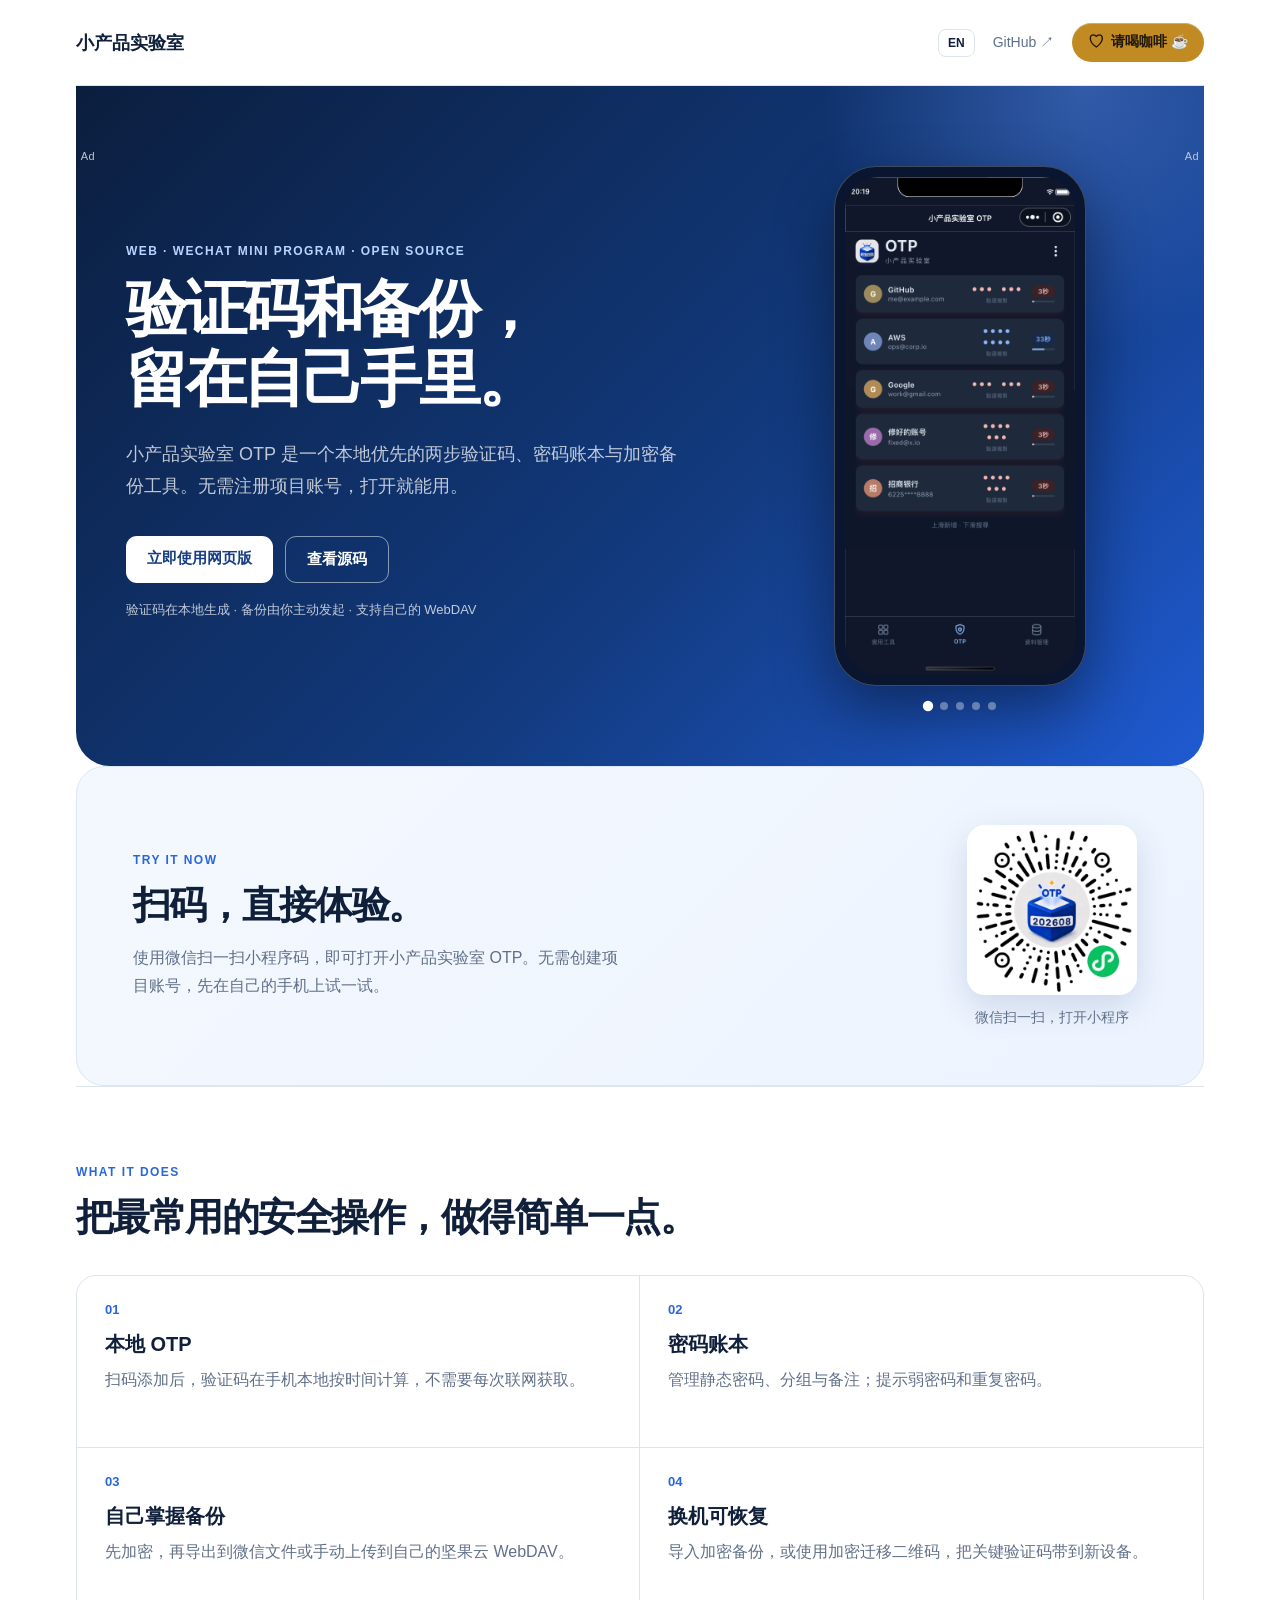
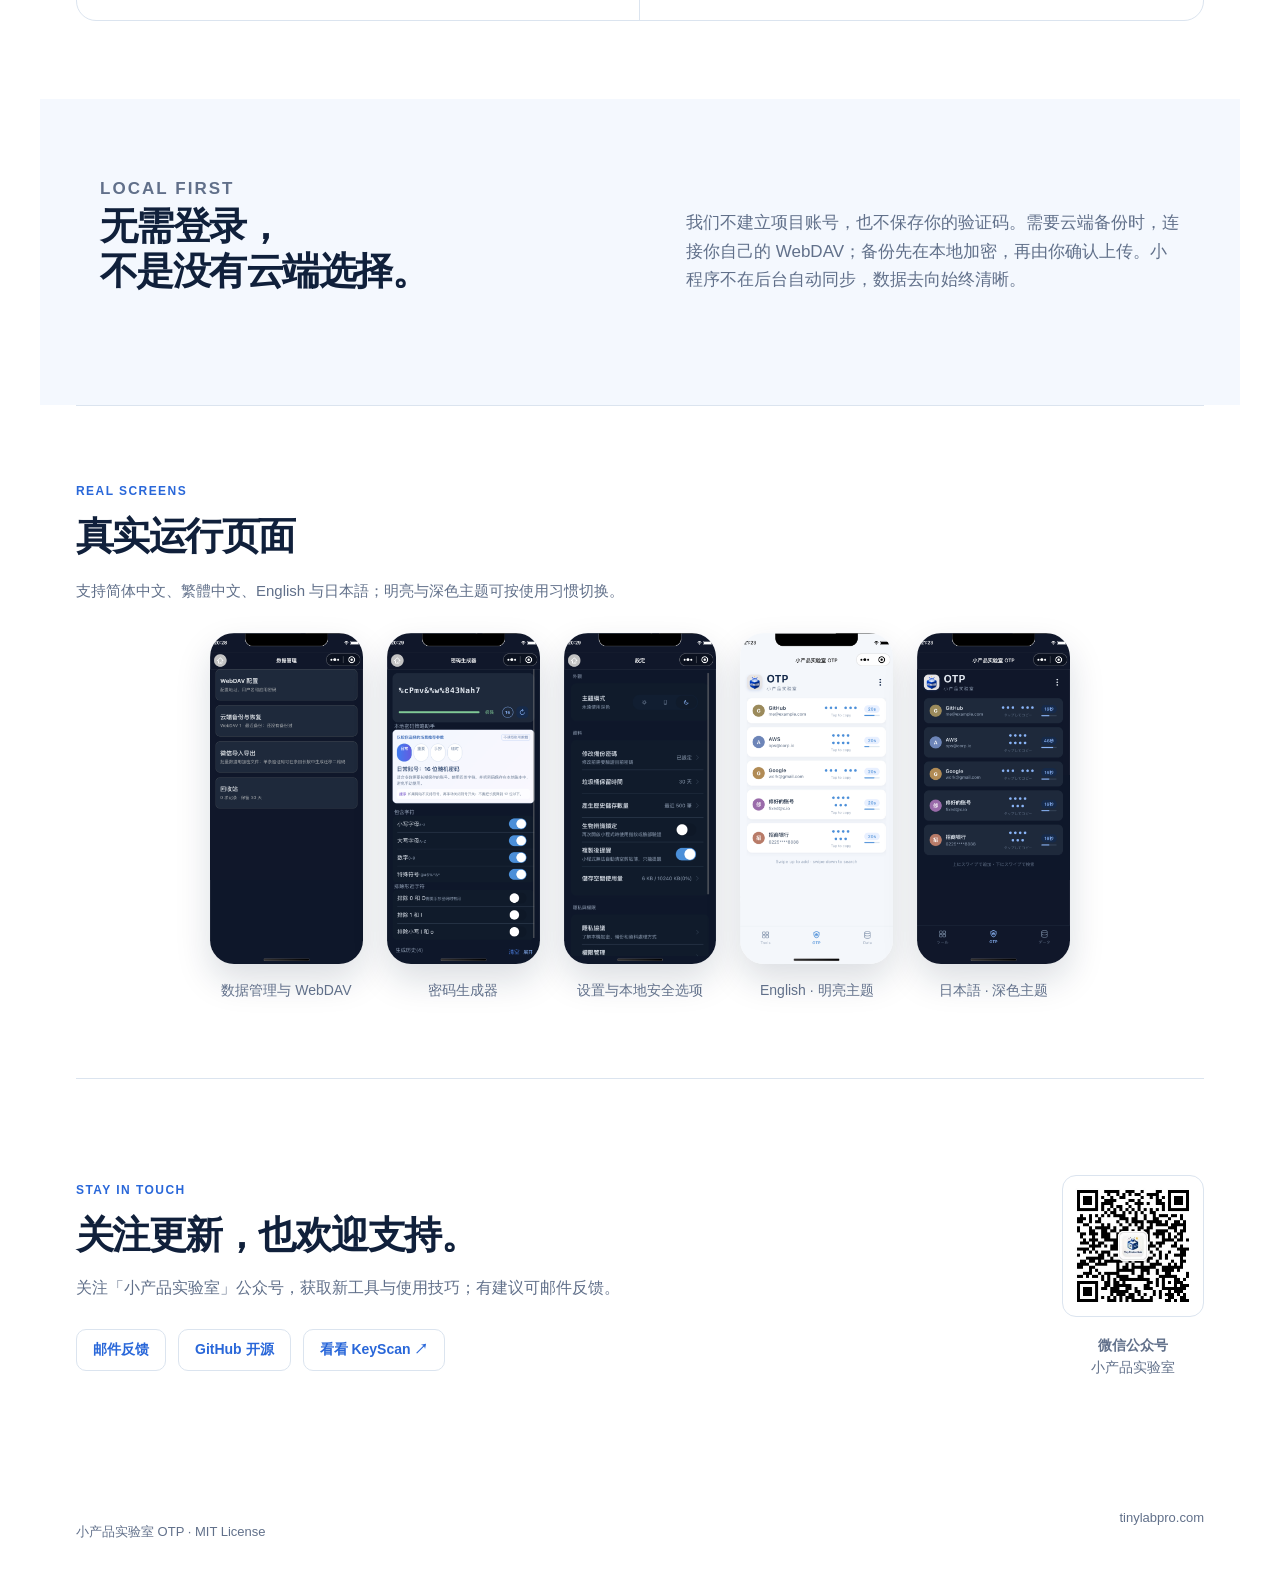
<file: docs/index.html>
<!doctype html>
<html lang="zh-CN">
<head>
  <meta charset="utf-8">
  <meta name="viewport" content="width=device-width,initial-scale=1">
  <meta name="description" content="小产品实验室 OTP：本地优先的动态验证码、密码账本与加密备份工具。">
  <title>小产品实验室 OTP · 本地优先的安全工具</title>
  <link rel="canonical" href="https://otp.tinylabpro.com/">
  <meta property="og:title" content="小产品实验室 OTP · 本地优先的安全工具">
  <meta property="og:description" content="本地优先的动态验证码（TOTP / 2FA）、密码账本与加密备份工具，无需登录，支持 WebDAV 同步。">
  <meta property="og:url" content="https://otp.tinylabpro.com/">
  <meta property="og:type" content="website">
  <link rel="stylesheet" href="style.css">
</head>
<body>
<main>
  <nav class="nav"><a class="brand" href="https://tinylabpro.com/">小产品实验室</a><div class="nav-actions"><button class="lang-toggle" type="button">EN</button><a class="nav-link" href="https://github.com/tinyproductlab/otp">GitHub ↗</a><button class="coffee-button coffee-top" type="button" data-t="coffee">请喝咖啡 ☕</button></div></nav>
<section class="hero"><div class="hero-copy"><p class="eyebrow">WEB · WECHAT MINI PROGRAM · OPEN SOURCE</p><h1 data-t="hero">验证码和备份，<br>留在自己手里。</h1><p class="lead" data-t="lead">小产品实验室 OTP 是一个本地优先的两步验证码、密码账本与加密备份工具。无需注册项目账号，打开就能用。</p><div class="actions"><a class="button primary" href="web/">立即使用网页版</a><a class="button secondary" href="https://github.com/tinyproductlab/otp" data-t="source">查看源码</a></div><p class="note" data-t="note">验证码在本地生成 · 备份由你主动发起 · 支持自己的 WebDAV</p></div><div class="hero-carousel" aria-label="TinyOTP 界面预览"><div class="phone-frame"><div class="slides" id="hero-slides"></div></div><div class="dots" id="hero-dots"></div></div></section>
  <section class="try-it"><div><p class="eyebrow">TRY IT NOW</p><h2 data-t="tryTitle">扫码，直接体验。</h2><p data-t="tryText">使用微信扫一扫小程序码，即可打开小产品实验室 OTP。无需创建项目账号，先在自己的手机上试一试。</p></div><figure class="mini-code"><img src="assets/otp-miniprogram-code.jpg" alt="小产品实验室 OTP 微信小程序码"><figcaption data-t="scan">微信扫一扫，打开小程序</figcaption></figure></section>
  <section id="features" class="section"><p class="eyebrow">WHAT IT DOES</p><h2 data-t="featureTitle">把最常用的安全操作，做得简单一点。</h2><div class="grid"><article><span>01</span><h3 data-t="f1">本地 OTP</h3><p data-t="f1p">扫码添加后，验证码在手机本地按时间计算，不需要每次联网获取。</p></article><article><span>02</span><h3 data-t="f2">密码账本</h3><p data-t="f2p">管理静态密码、分组与备注；提示弱密码和重复密码。</p></article><article><span>03</span><h3 data-t="f3">自己掌握备份</h3><p data-t="f3p">先加密，再导出到微信文件或手动上传到自己的坚果云 WebDAV。</p></article><article><span>04</span><h3 data-t="f4">换机可恢复</h3><p data-t="f4p">导入加密备份，或使用加密迁移二维码，把关键验证码带到新设备。</p></article></div></section>
  <section class="principle"><div><p class="eyebrow">LOCAL FIRST</p><h2 data-t="principleTitle">无需登录，<br>不是没有云端选择。</h2></div><p data-t="principleText">我们不建立项目账号，也不保存你的验证码。需要云端备份时，连接你自己的 WebDAV；备份先在本地加密，再由你确认上传。小程序不在后台自动同步，数据去向始终清晰。</p></section>
  <section class="screens"><p class="eyebrow">REAL SCREENS</p><h2 data-t="screensTitle">真实运行页面</h2><p class="screens-note" data-t="screensNote">支持简体中文、繁體中文、English 与日本語；明亮与深色主题可按使用习惯切换。</p><div class="screen-row"><figure><img src="assets/08-真实截图-数据管理.png"><figcaption data-t="s1">数据管理与 WebDAV</figcaption></figure><figure><img src="assets/09-真实截图-密码生成器.png"><figcaption data-t="s2">密码生成器</figcaption></figure><figure><img src="assets/10-真实截图-设置页面.png"><figcaption data-t="s3">设置与本地安全选项</figcaption></figure><figure><img src="assets/11-真实截图-English-light.png"><figcaption data-t="s4">English · 明亮主题</figcaption></figure><figure><img src="assets/13-真实截图-日本語-dark.png"><figcaption data-t="s5">日本語 · 深色主题</figcaption></figure></div></section>
  <section class="community"><div class="community-copy"><p class="eyebrow">STAY IN TOUCH</p><h2 data-t="communityTitle">关注更新，也欢迎支持。</h2><p data-t="communityText">关注「小产品实验室」公众号，获取新工具与使用技巧；有建议可邮件反馈。</p><div class="community-links"><a href="mailto:userfeedback@zohomail.com" data-t="feedback">邮件反馈</a><a href="https://github.com/tinyproductlab/otp" target="_blank" data-t="github">GitHub 开源</a><a href="https://keyscan.tinylabpro.com/" target="_blank" data-t="keyscan">看看 KeyScan ↗</a></div></div><div class="community-codes"><figure><img src="assets/wechat-official-account.jpg" alt="小产品实验室微信公众号二维码"><figcaption><b data-t="official">微信公众号</b><br>小产品实验室</figcaption></figure></div></section>
  <footer><p>小产品实验室 OTP · MIT License</p><a href="https://tinylabpro.com/">tinylabpro.com</a></footer>
</main>
<dialog class="coffee-dialog"><button class="dialog-close" type="button">×</button><p class="eyebrow">BUY ME A COFFEE</p><h2 data-t="coffeeTitle">请开发者喝杯咖啡</h2><p data-t="coffeeText">小产品实验室的工具会持续免费维护。你的赞赏会变成一点服务器、测试设备和继续打磨产品的动力。</p><div class="support-codes"><a href="assets/support-wechat.png" target="_blank"><img src="assets/support-wechat.png" alt="微信赞赏码"><span data-t="wechat">微信赞赏</span></a><a href="assets/support-alipay.png" target="_blank"><img src="assets/support-alipay.png" alt="支付宝赞赏码"><span data-t="alipay">支付宝赞赏</span></a></div></dialog>
<script>
const en={hero:'Codes and backups,<br>kept in your hands.',lead:'Tiny Product Lab OTP is a local-first authenticator, password vault, and encrypted backup tool. No project account required.',source:'View source',more:'Explore features ↓',note:'Codes generated locally · Backups are always your choice · Your WebDAV, your storage',tryTitle:'Scan to try it now.',tryText:'Scan the Mini Program code in WeChat to open Tiny Product Lab OTP. No account required.',scan:'Scan with WeChat to open',featureTitle:'Make everyday security tasks a little simpler.',f1:'Local OTP',f1p:'Time-based codes are calculated right on your phone—no network required each time.',f2:'Password vault',f2p:'Store passwords, groups, and notes; identify weak or reused passwords.',f3:'Backups you control',f3p:'Encrypt first, then export or upload manually to your own WebDAV.',f4:'Ready for a new phone',f4p:'Import an encrypted backup or move codes with encrypted migration QR codes.',principleTitle:'No sign-in<br>does not mean no cloud option.',principleText:'We do not create project accounts or keep your codes. When you want cloud backup, connect your own WebDAV. Every backup is encrypted locally first and uploaded only after you confirm it.',screensTitle:'The real app',screensNote:'Simplified Chinese, Traditional Chinese, English and Japanese are available, along with light and dark themes.',s1:'Data management & WebDAV',s2:'Password generator',s3:'Settings & local security',s4:'English · Light theme',s5:'Japanese · Dark theme',communityTitle:'Follow along—and support if you like.',communityText:'Follow the “小产品实验室” WeChat Official Account for updates, or send feedback by email.',feedback:'Send feedback',github:'GitHub source',keyscan:'Try KeyScan ↗',coffee:'Buy me a coffee ☕',official:'WeChat Official Account',coffeeTitle:'Buy the developer a coffee',coffeeText:'Tiny Product Lab tools stay free. Your support helps with servers, test devices, and thoughtful ongoing improvements.',wechat:'WeChat',alipay:'Alipay'};
const zh=Object.fromEntries([...document.querySelectorAll('[data-t]')].map(e=>[e.dataset.t,e.innerHTML]));let lang=localStorage.getItem('otp-site-language')||'zh';function render(){const d=lang==='en'?en:zh;document.querySelectorAll('[data-t]').forEach(e=>e.innerHTML=d[e.dataset.t]);document.documentElement.lang=lang==='en'?'en':'zh-CN';document.querySelector('.lang-toggle').textContent=lang==='en'?'中文':'EN'}document.querySelector('.lang-toggle').onclick=()=>{lang=lang==='en'?'zh':'en';localStorage.setItem('otp-site-language',lang);render()};const dialog=document.querySelector('.coffee-dialog');document.querySelector('.coffee-button').onclick=()=>dialog.showModal();document.querySelector('.dialog-close').onclick=()=>dialog.close();dialog.onclick=e=>{if(e.target===dialog)dialog.close()};render();
const heroShots=['06-真实截图-首页.png','08-真实截图-数据管理.png','09-真实截图-密码生成器.png','10-真实截图-设置页面.png','11-真实截图-English-light.png'];const slides=document.querySelector('#hero-slides'),dots=document.querySelector('#hero-dots');let currentShot=0;function showShot(i){currentShot=i;slides.querySelectorAll('img').forEach((el,n)=>el.classList.toggle('active',n===i));dots.querySelectorAll('button').forEach((el,n)=>el.classList.toggle('active',n===i))}heroShots.forEach((src,i)=>{const image=new Image();image.src='assets/'+src;image.alt='TinyOTP screen '+(i+1);if(i===0)image.className='active';slides.append(image);const dot=document.createElement('button');dot.type='button';dot.setAttribute('aria-label','查看第 '+(i+1)+' 张界面');dot.onclick=()=>showShot(i);dots.append(dot)});showShot(0);setInterval(()=>showShot((currentShot+1)%heroShots.length),3500);
</script>
<style>.ad-slot-left,.ad-slot-right{display:none}@media(min-width:1280px){.ad-slot-left,.ad-slot-right{display:flex;position:fixed;top:50%;transform:translateY(-50%);width:160px;min-height:600px;align-items:flex-start;justify-content:center;z-index:5;pointer-events:none}.ad-slot-left{left:8px}.ad-slot-right{right:8px}.ad-slot-left::before,.ad-slot-right::before{content:"Ad";font-size:11px;color:#c0c5cf;letter-spacing:.05em}}</style><aside class="ad-slot-left" aria-hidden="true"></aside><aside class="ad-slot-right" aria-hidden="true"></aside></body>
</html>
</file>
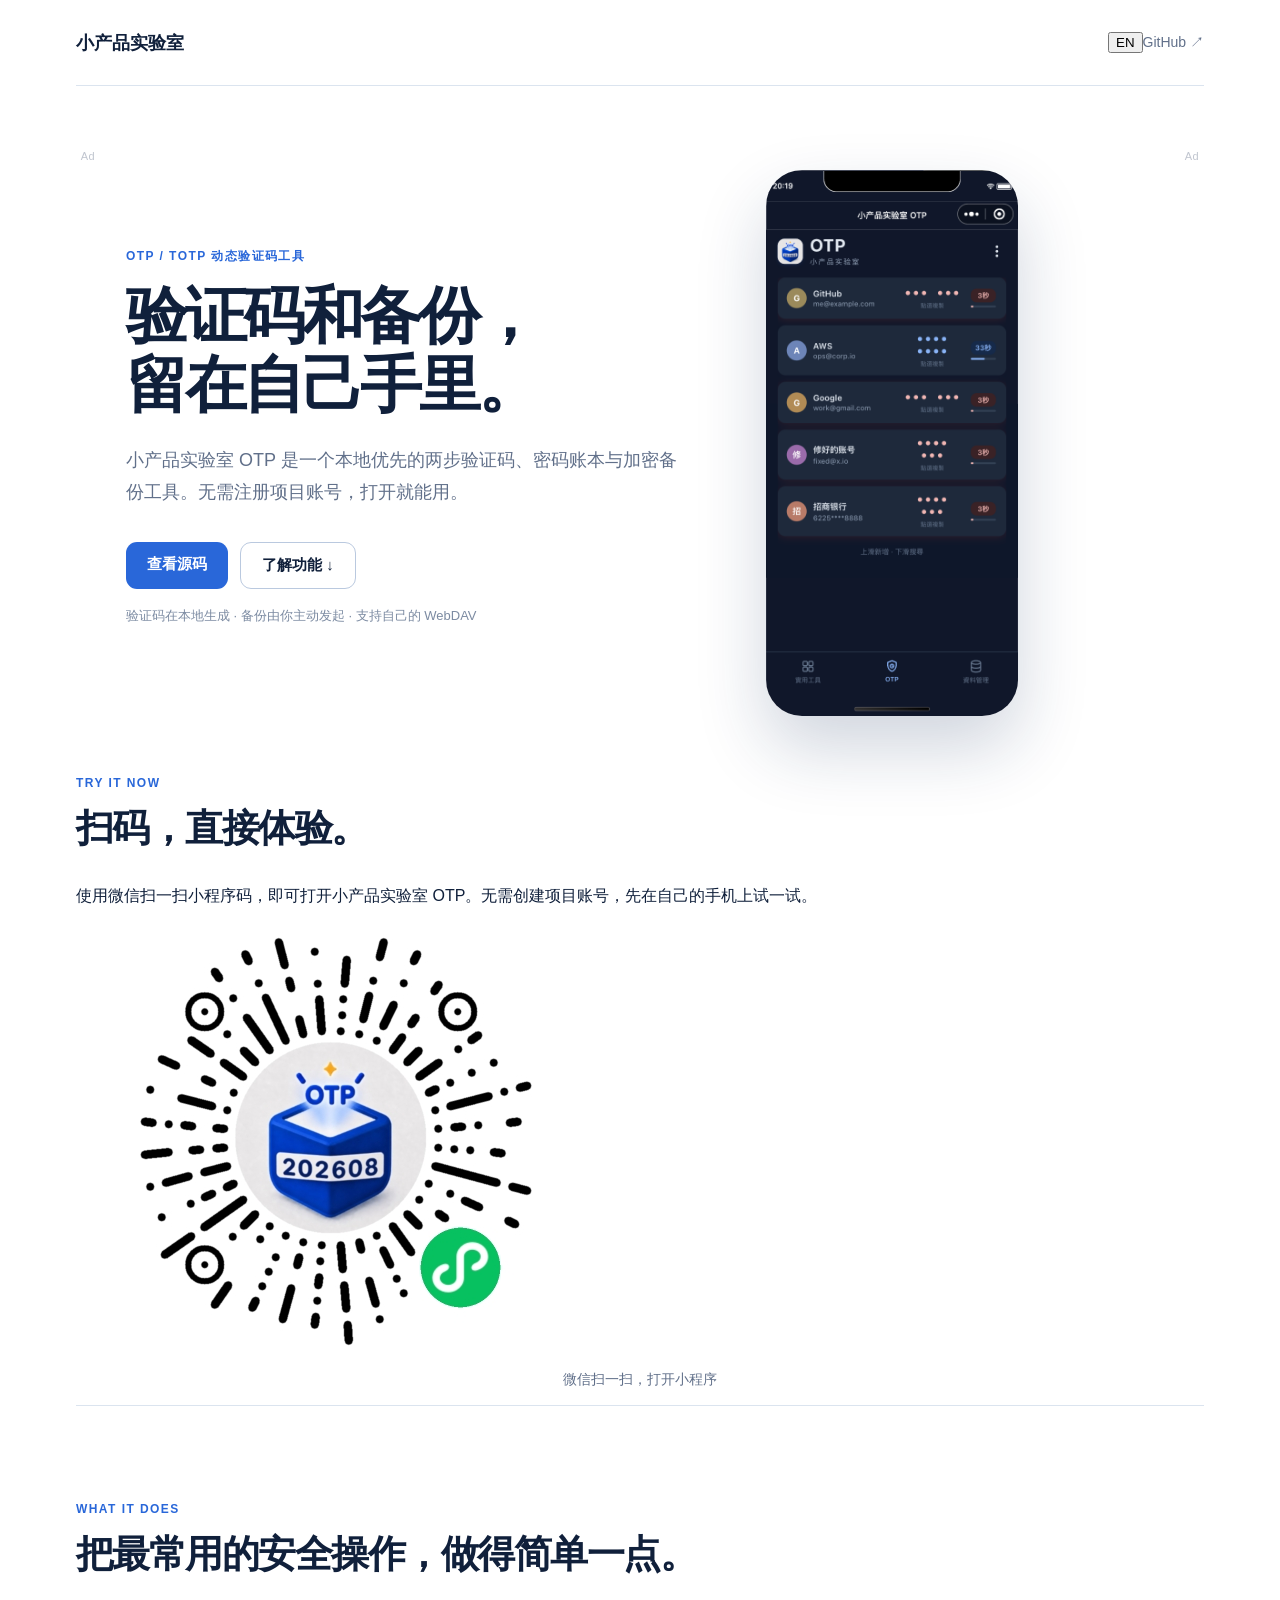
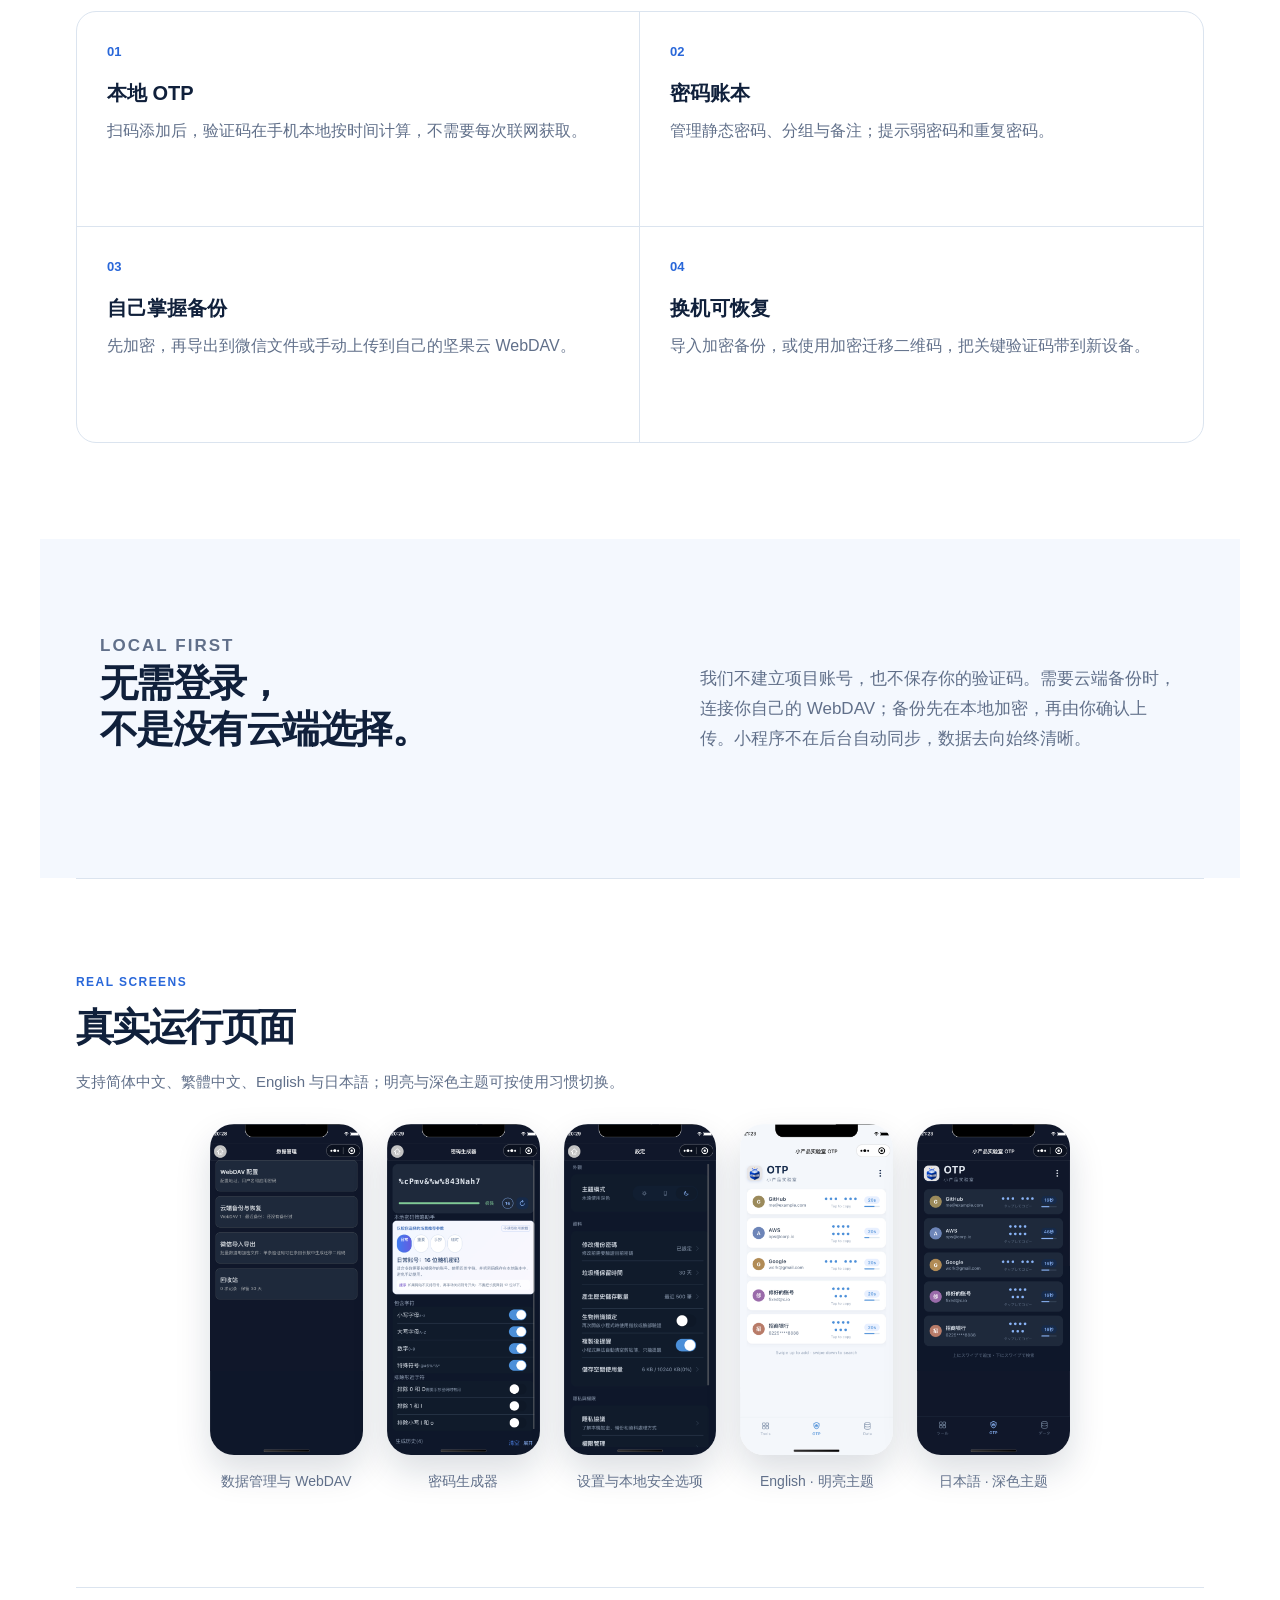
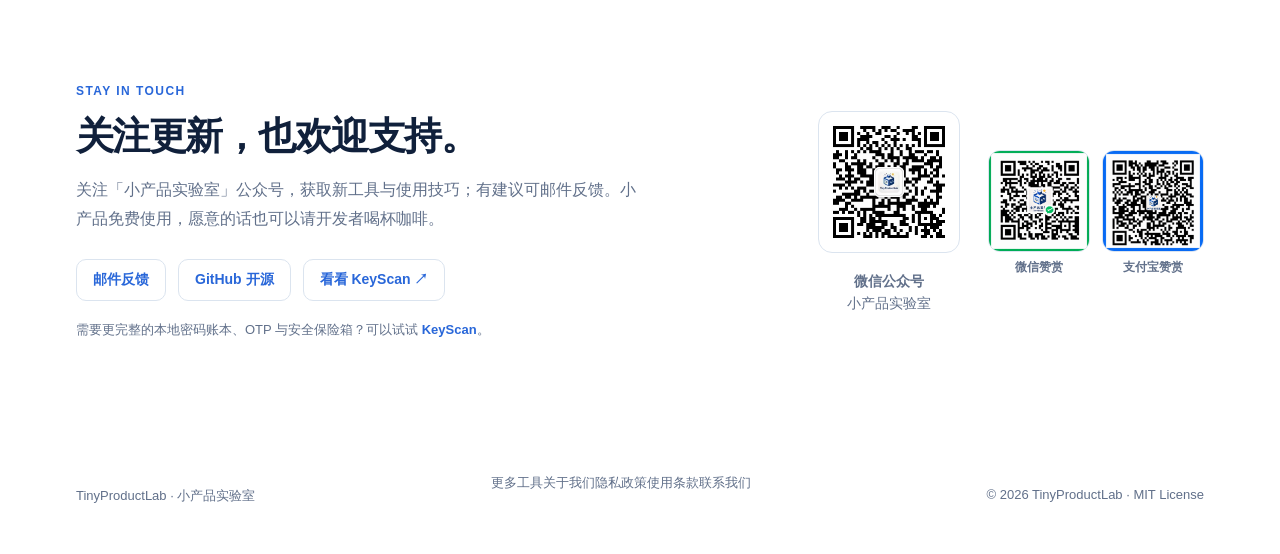
<file: site/index.html>
<!doctype html>
<html lang="zh-CN">
<head>
  <meta charset="utf-8">
  <meta name="viewport" content="width=device-width,initial-scale=1">
  <meta name="description" content="小产品实验室 OTP：本地优先的 TOTP 动态验证码、密码账本与加密备份工具。无需登录，支持 WebDAV 同步。">
  <title>小产品实验室 OTP · TOTP 动态验证码与密码账本工具</title>
  <link rel="canonical" href="https://otp.tinylabpro.com/">
  <meta property="og:title" content="小产品实验室 OTP · TOTP 动态验证码与密码账本工具">
  <meta property="og:description" content="本地优先的动态验证码（TOTP / 2FA）、密码账本与加密备份工具，无需登录，支持 WebDAV 同步。">
  <meta property="og:url" content="https://otp.tinylabpro.com/">
  <meta property="og:type" content="website">
  <link rel="stylesheet" href="style.css">
</head>
<body>
<main>
  <nav class="nav"><a class="brand" href="https://tinylabpro.com/">小产品实验室</a><div class="nav-actions"><button class="lang-toggle" type="button">EN</button><a class="nav-link" href="https://github.com/tinyproductlab/otp">GitHub ↗</a></div></nav>
  <section class="hero"><div class="hero-copy"><p class="eyebrow" data-t="eyebrow">OTP / TOTP 动态验证码工具</p><h1 data-t="hero">验证码和备份，<br>留在自己手里。</h1><p class="lead" data-t="lead">小产品实验室 OTP 是一个本地优先的两步验证码、密码账本与加密备份工具。无需注册项目账号，打开就能用。</p><div class="actions"><a class="button primary" href="https://github.com/tinyproductlab/otp" data-t="source">查看源码</a><a class="button secondary" href="#features" data-t="more">了解功能 ↓</a></div><p class="note" data-t="note">验证码在本地生成 · 备份由你主动发起 · 支持自己的 WebDAV</p></div><img class="phone" src="assets/06-真实截图-首页.png" alt="小产品实验室 OTP 的真实运行截图"></section>
  <section class="try-it"><div><p class="eyebrow">TRY IT NOW</p><h2 data-t="tryTitle">扫码，直接体验。</h2><p data-t="tryText">使用微信扫一扫小程序码，即可打开小产品实验室 OTP。无需创建项目账号，先在自己的手机上试一试。</p></div><figure class="mini-code"><img src="assets/otp-miniprogram-code.jpg" alt="小产品实验室 OTP 微信小程序码"><figcaption data-t="scan">微信扫一扫，打开小程序</figcaption></figure></section>
  <section id="features" class="section"><p class="eyebrow">WHAT IT DOES</p><h2 data-t="featureTitle">把最常用的安全操作，做得简单一点。</h2><div class="grid"><article><span>01</span><h3 data-t="f1">本地 OTP</h3><p data-t="f1p">扫码添加后，验证码在手机本地按时间计算，不需要每次联网获取。</p></article><article><span>02</span><h3 data-t="f2">密码账本</h3><p data-t="f2p">管理静态密码、分组与备注；提示弱密码和重复密码。</p></article><article><span>03</span><h3 data-t="f3">自己掌握备份</h3><p data-t="f3p">先加密，再导出到微信文件或手动上传到自己的坚果云 WebDAV。</p></article><article><span>04</span><h3 data-t="f4">换机可恢复</h3><p data-t="f4p">导入加密备份，或使用加密迁移二维码，把关键验证码带到新设备。</p></article></div></section>
  <section class="principle"><div><p class="eyebrow">LOCAL FIRST</p><h2 data-t="principleTitle">无需登录，<br>不是没有云端选择。</h2></div><p data-t="principleText">我们不建立项目账号，也不保存你的验证码。需要云端备份时，连接你自己的 WebDAV；备份先在本地加密，再由你确认上传。小程序不在后台自动同步，数据去向始终清晰。</p></section>
  <section class="screens"><p class="eyebrow">REAL SCREENS</p><h2 data-t="screensTitle">真实运行页面</h2><p class="screens-note" data-t="screensNote">支持简体中文、繁體中文、English 与日本語；明亮与深色主题可按使用习惯切换。</p><div class="screen-row"><figure><img src="assets/08-真实截图-数据管理.png"><figcaption data-t="s1">数据管理与 WebDAV</figcaption></figure><figure><img src="assets/09-真实截图-密码生成器.png"><figcaption data-t="s2">密码生成器</figcaption></figure><figure><img src="assets/10-真实截图-设置页面.png"><figcaption data-t="s3">设置与本地安全选项</figcaption></figure><figure><img src="assets/11-真实截图-English-light.png"><figcaption data-t="s4">English · 明亮主题</figcaption></figure><figure><img src="assets/13-真实截图-日本語-dark.png"><figcaption data-t="s5">日本語 · 深色主题</figcaption></figure></div></section>
  <section class="community" id="community"><div class="community-copy"><p class="eyebrow">STAY IN TOUCH</p><h2 data-t="communityTitle">关注更新，也欢迎支持。</h2><p data-t="communityText">关注「小产品实验室」公众号，获取新工具与使用技巧；有建议可邮件反馈。小产品免费使用，愿意的话也可以请开发者喝杯咖啡。</p><div class="community-links"><a href="mailto:userfeedback@zohomail.com" data-t="feedback">邮件反馈</a><a href="https://github.com/tinyproductlab/otp" target="_blank" rel="noreferrer" data-t="github">GitHub 开源</a><a href="https://keyscan.tinylabpro.com/" target="_blank" rel="noreferrer" data-t="keyscan">看看 KeyScan ↗</a></div><p class="related-note" data-t="relatedNote">需要更完整的本地密码账本、OTP 与安全保险箱？可以试试 <a href="https://keyscan.tinylabpro.com/" target="_blank" rel="noreferrer">KeyScan</a>。</p></div><div class="community-codes"><figure><img src="assets/wechat-official-account.jpg" alt="小产品实验室微信公众号二维码"><figcaption><b data-t="official">微信公众号</b><br>小产品实验室</figcaption></figure><div class="support-codes"><a href="assets/support-wechat.png" target="_blank" rel="noreferrer"><img src="assets/support-wechat.png" alt="微信赞赏码"><span data-t="wechat">微信赞赏</span></a><a href="assets/support-alipay.png" target="_blank" rel="noreferrer"><img src="assets/support-alipay.png" alt="支付宝赞赏码"><span data-t="alipay">支付宝赞赏</span></a></div></div></section>
  <footer class="tpl-footer"><p class="tpl-brand">TinyProductLab · 小产品实验室</p><nav class="tpl-links"><a href="https://tinylabpro.com/">更多工具</a><a href="https://tinylabpro.com/about">关于我们</a><a href="https://tinylabpro.com/privacy">隐私政策</a><a href="https://tinylabpro.com/terms">使用条款</a><a href="https://tinylabpro.com/contact">联系我们</a></nav><p class="tpl-copy">© 2026 TinyProductLab · MIT License</p></footer>
</main>
<script>
const en={eyebrow:'OTP / TOTP authenticator tool',hero:'Codes and backups,<br>kept in your hands.',lead:'Tiny Product Lab OTP is a local-first authenticator, password vault, and encrypted backup tool. No project account required.',source:'View source',more:'Explore features ↓',note:'Codes generated locally · Backups are always your choice · Your WebDAV, your storage',tryTitle:'Scan to try it now.',tryText:'Scan the Mini Program code in WeChat to open Tiny Product Lab OTP. No account required.',scan:'Scan with WeChat to open',featureTitle:'Make everyday security tasks a little simpler.',f1:'Local OTP',f1p:'Time-based codes are calculated right on your phone—no network required each time.',f2:'Password vault',f2p:'Store passwords, groups, and notes; identify weak or reused passwords.',f3:'Backups you control',f3p:'Encrypt first, then export or upload manually to your own WebDAV.',f4:'Ready for a new phone',f4p:'Import an encrypted backup or move codes with encrypted migration QR codes.',principleTitle:'No sign-in<br>does not mean no cloud option.',principleText:'We do not create project accounts or keep your codes. When you want cloud backup, connect your own WebDAV. Every backup is encrypted locally first and uploaded only after you confirm it.',screensTitle:'The real app',screensNote:'Simplified Chinese, Traditional Chinese, English and Japanese are available, along with light and dark themes.',s1:'Data management & WebDAV',s2:'Password generator',s3:'Settings & local security',s4:'English · Light theme',s5:'Japanese · Dark theme',communityTitle:'Follow along—and support if you like.',communityText:'Follow the “小产品实验室” WeChat Official Account for updates and tips. Send feedback by email. Tiny Product Lab tools are free; feel free to buy the developer a coffee if you like them.',feedback:'Send feedback',github:'GitHub source',keyscan:'Try KeyScan ↗',relatedNote:'Need a more complete local password vault, OTP, and secure box? Try <a href="https://keyscan.tinylabpro.com/" target="_blank" rel="noreferrer">KeyScan</a>.',official:'WeChat Official Account',wechat:'WeChat',alipay:'Alipay'};
const zh=Object.fromEntries([...document.querySelectorAll('[data-t]')].map(e=>[e.dataset.t,e.innerHTML]));let lang=localStorage.getItem('otp-site-language')||'zh';function render(){const d=lang==='en'?en:zh;document.querySelectorAll('[data-t]').forEach(e=>e.innerHTML=d[e.dataset.t]);document.documentElement.lang=lang==='en'?'en':'zh-CN';document.querySelector('.lang-toggle').textContent=lang==='en'?'中文':'EN'}document.querySelector('.lang-toggle').onclick=()=>{lang=lang==='en'?'zh':'en';localStorage.setItem('otp-site-language',lang);render()};render();
</script>
<style>.ad-slot-left,.ad-slot-right{display:none}@media(min-width:1280px){.ad-slot-left,.ad-slot-right{display:flex;position:fixed;top:50%;transform:translateY(-50%);width:160px;min-height:600px;align-items:flex-start;justify-content:center;z-index:5;pointer-events:none}.ad-slot-left{left:8px}.ad-slot-right{right:8px}.ad-slot-left::before,.ad-slot-right::before{content:"Ad";font-size:11px;color:#c0c5cf;letter-spacing:.05em}}</style><aside class="ad-slot-left" aria-hidden="true"></aside><aside class="ad-slot-right" aria-hidden="true"></aside></body>
</html>
</file>
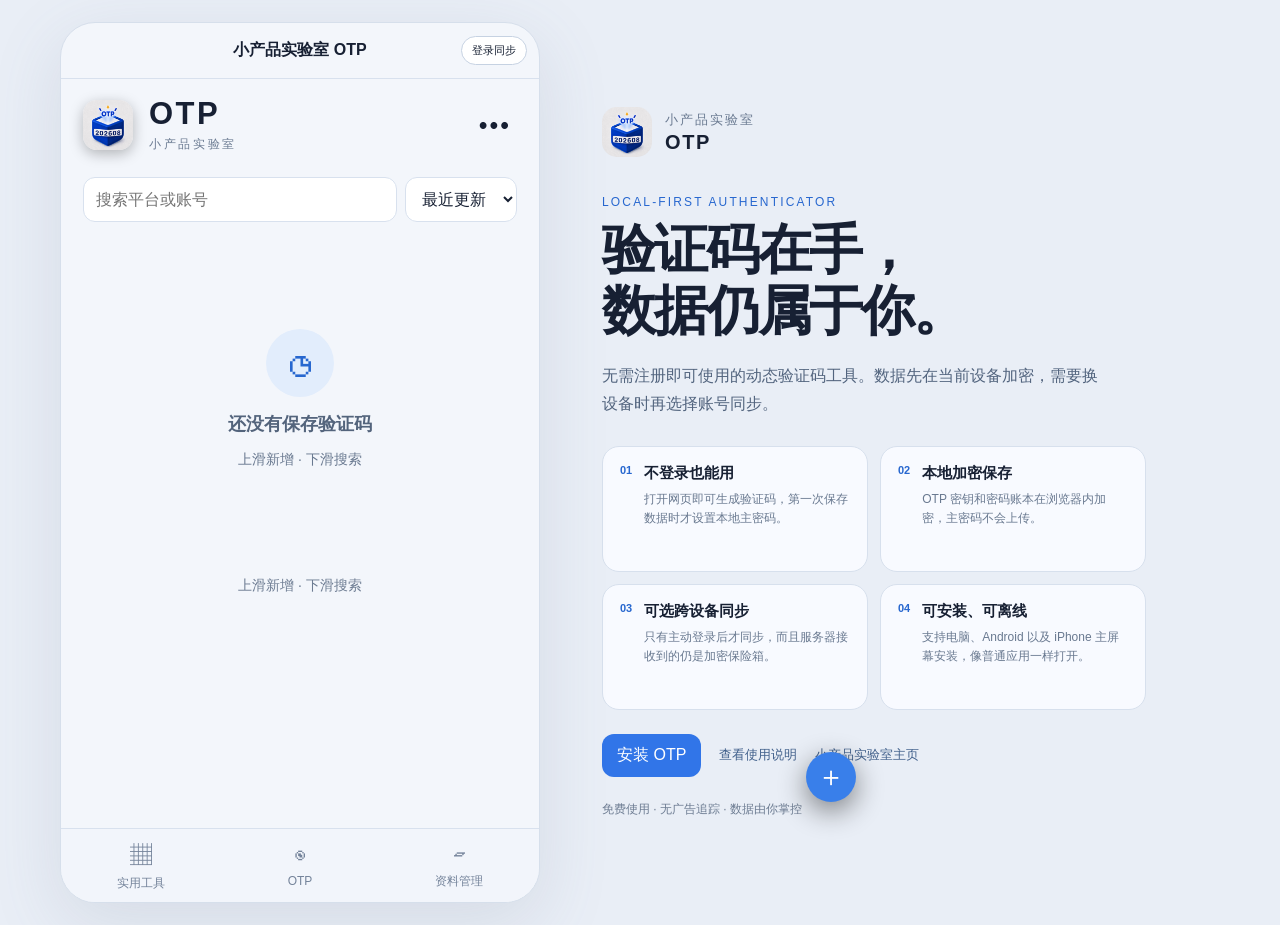
<file: docs/web/index.html>
<!doctype html>
<html lang="zh-CN">
  <head>
    <meta charset="utf-8" />
    <meta
      name="viewport"
      content="width=device-width,initial-scale=1,viewport-fit=cover"
    />
    <meta
      name="description"
      content="小产品实验室 OTP Web：本地加密的动态验证码和密码工具。"
    />
    <title>OTP Web · 小产品实验室</title>
    <meta name="theme-color" content="#0c162c" />
    <script>
      (() => {
        const saved = localStorage.getItem("tinyotp.web.theme");
        const theme =
          saved ||
          (matchMedia("(prefers-color-scheme: light)").matches
            ? "light"
            : "dark");
        document.documentElement.dataset.theme = theme;
        document
          .querySelector('meta[name="theme-color"]')
          .setAttribute("content", theme === "light" ? "#f3f6fb" : "#0c162c");
      })();
    </script>
    <meta name="apple-mobile-web-app-capable" content="yes" />
    <meta
      name="apple-mobile-web-app-status-bar-style"
      content="black-translucent"
    />
    <link rel="icon" href="icon-192.png" />
    <link rel="apple-touch-icon" href="icon-192.png" />
    <link rel="manifest" href="manifest.webmanifest" />
    <link rel="stylesheet" href="styles.css" />
  </head>
  <body>
    <div class="desktop-layout">
      <div class="phone-shell">
        <header class="mini-nav">
          <a class="mini-title" href="../">小产品实验室 OTP</a>
          <div class="head-actions">
            <span id="account-state">未登录</span
            ><button id="account-button" class="capsule">登录同步</button
            ><button id="lock-button" class="capsule hidden">锁定</button>
          </div>
        </header>
        <main>
          <section id="locked" class="unlock-card">
            <img src="icon-192.png" alt="OTP" class="unlock-logo" />
            <p class="eyebrow">本地加密保险箱</p>
            <h1 id="unlock-title">建立本地保险箱</h1>
            <p id="unlock-help">
              设置主密码后进入。密钥只在此设备解密，主密码不会上传。
            </p>
            <label
              >主密码<input
                id="master-password"
                type="password"
                autocomplete="current-password"
                minlength="8"
                placeholder="至少 8 位" /></label
            ><label id="confirm-wrap"
              >确认主密码<input
                id="master-confirm"
                type="password"
                autocomplete="new-password"
                minlength="8"
                placeholder="再次输入" /></label
            ><button id="unlock-button" class="primary wide">建立并进入</button>
            <p class="local-note">无需登录账号，本地功能可直接使用。</p>
            <button id="empty-reset" class="text-action">
              没有保存内容？直接进入界面
            </button>
            <button
              id="install-button-locked"
              class="ghost wide install-action"
            >
              安装应用
            </button>
            <p id="unlock-message" class="message"></p>
          </section>
          <section id="app" class="app-view hidden">
            <div class="brandbar">
              <img src="icon-192.png" alt="OTP 图标" />
              <div>
                <h1>OTP</h1>
                <p>小产品实验室</p>
              </div>
              <button id="more-button" class="more" aria-label="更多">
                •••
              </button>
              <div id="more-menu" class="more-menu hidden">
                <button id="theme-toggle">明亮主题</button
                ><button data-tab="settings">设置与同步</button
                ><button data-tab="trash">回收站</button
                ><button id="install-button" class="install-action">
                  安装应用</button
                ><a href="../" target="_blank">关于 OTP</a>
              </div>
            </div>
            <p id="app-message" class="message floating-message"></p>
            <section class="pane hidden" data-pane="passwords">
              <div class="section-head">
                <div>
                  <h2>实用工具</h2>
                  <p>与小程序一致的三个本地工具</p>
                </div>
              </div>
              <button class="tool-entry" data-open="password-ledger">
                <span class="tool-icon purple">▤</span
                ><span
                  ><b>密码账本</b
                  ><small>加密保存网站、账号、密码和备注</small></span
                ><i>›</i>
              </button>
              <button class="tool-entry" data-open="qrcode">
                <span class="tool-icon blue">▦</span
                ><span
                  ><b>二维码转换</b
                  ><small>把文字或链接转换成二维码并下载</small></span
                ><i>›</i>
              </button>
              <button class="tool-entry" data-open="generator">
                <span class="tool-icon">✦</span
                ><span><b>密码生成器</b><small>生成安全的随机密码</small></span
                ><i>›</i>
              </button>
            </section>
            <section class="pane hidden" data-pane="password-ledger">
              <div class="section-head">
                <div>
                  <h2>密码账本</h2>
                  <p>所有密码仍保存在加密保险箱</p>
                </div>
                <div class="section-actions">
                  <button class="back-tools">返回</button
                  ><button id="add-password" class="round-add">＋</button>
                </div>
              </div>
              <div class="toolbar">
                <input
                  id="password-search"
                  type="search"
                  placeholder="搜索名称、账号或网址"
                />
              </div>
              <div id="password-list" class="list"></div>
              <div id="password-empty" class="empty">
                <div>⌁</div>
                <h2>密码账本还是空的</h2>
                <p>点击右上角添加密码</p>
              </div>
            </section>
            <section class="pane hidden" data-pane="qrcode">
              <div class="section-head">
                <div>
                  <h2>二维码转换</h2>
                  <p>把文字或链接转换成二维码并保存</p>
                </div>
                <button class="back-tools">返回</button>
              </div>
              <div class="qr-tool-card">
                <label
                  >文字或链接<textarea
                    id="qr-content"
                    maxlength="2048"
                    placeholder="输入文字或粘贴链接"
                  ></textarea>
                </label>
                <div class="qr-count">
                  <span id="qr-count">0 / 2048</span
                  ><button id="qr-clear" class="text-action">清空</button>
                </div>
                <button id="qr-generate" class="primary wide">生成二维码</button
                ><label class="scan-label"
                  >识别二维码图片<input
                    id="qr-read-file"
                    type="file"
                    accept="image/*"
                /></label>
                <p id="qr-message" class="message"></p>
              </div>
              <div id="qr-result" class="qr-result hidden">
                <canvas id="qr-canvas" width="960" height="1120"></canvas>
                <p id="qr-display"></p>
                <button id="qr-download" class="primary wide">
                  下载二维码
                </button>
              </div>
              <div id="qr-history-wrap" class="qr-history hidden">
                <div class="section-head">
                  <div>
                    <h2>最近生成</h2>
                    <p id="qr-history-count"></p>
                  </div>
                  <button id="qr-history-clear" class="text-action">
                    全部删除
                  </button>
                </div>
                <div id="qr-history"></div>
              </div>
            </section>
            <section class="pane otp-pane" data-pane="otp">
              <div class="otp-toolbar">
                <input
                  id="otp-search"
                  type="search"
                  placeholder="搜索平台或账号"
                /><select id="otp-sort">
                  <option value="time">最近更新</option>
                  <option value="name">按名称</option>
                  <option value="manual">手动顺序</option>
                </select>
              </div>
              <div id="tokens" class="token-grid"></div>
              <div id="otp-empty" class="empty otp-empty">
                <div class="clock-icon">◷</div>
                <h2>还没有保存验证码</h2>
                <p>上滑新增 · 下滑搜索</p>
              </div>
              <button id="main-add" class="fab" aria-label="添加验证码">
                ＋</button
              ><button id="add-otp" class="hidden">添加验证码</button>
              <p class="gesture-tip">上滑新增 · 下滑搜索</p>
            </section>
            <section class="pane hidden" data-pane="generator">
              <div class="section-head">
                <div>
                  <h2>密码生成器</h2>
                  <p>快速生成安全密码</p>
                </div>
                <button class="back-tools">返回</button>
              </div>
              <div class="generator-card">
                <div class="generated">
                  <code id="generated-password"></code
                  ><button id="copy-generated" class="ghost">复制</button>
                </div>
                <label
                  >长度 <span id="length-value">20</span
                  ><input
                    id="password-length"
                    type="range"
                    min="8"
                    max="64"
                    value="20"
                /></label>
                <div class="checks">
                  <label
                    ><input id="use-upper" type="checkbox" checked />
                    大写字母</label
                  ><label
                    ><input id="use-lower" type="checkbox" checked />
                    小写字母</label
                  ><label
                    ><input id="use-number" type="checkbox" checked />
                    数字</label
                  ><label
                    ><input id="use-symbol" type="checkbox" checked />
                    符号</label
                  >
                </div>
                <button id="generate-password" class="primary wide">
                  重新生成
                </button>
              </div>
            </section>
            <section class="pane hidden" data-pane="trash">
              <div class="section-head">
                <div>
                  <h2>回收站</h2>
                  <p>删除的数据可在保留期内恢复</p>
                </div>
                <button id="empty-trash" class="danger">清空</button>
              </div>
              <div id="trash-list" class="list"></div>
              <div id="trash-empty" class="empty">
                <div>♲</div>
                <h2>回收站是空的</h2>
              </div>
            </section>
            <section class="pane hidden" data-pane="settings">
              <div class="section-head">
                <div>
                  <h2>资料管理</h2>
                  <p>同步、备份与安全设置</p>
                </div>
              </div>
              <div class="settings-list">
                <article>
                  <span class="tool-icon blue">☁</span>
                  <div>
                    <h3>账号同步</h3>
                    <p>服务器只保存加密保险箱</p>
                  </div>
                  <button id="sync-button" class="ghost">立即同步</button>
                </article>
                <article>
                  <span class="tool-icon orange">⇧</span>
                  <div>
                    <h3>本地备份</h3>
                    <p>导出的文件仍由主密码保护</p>
                  </div>
                  <div class="button-row">
                    <button id="export-button" class="ghost">导出</button
                    ><label class="ghost file-label"
                      >导入<input
                        id="import-file"
                        type="file"
                        accept="application/json"
                    /></label>
                  </div>
                </article>
                <article>
                  <span class="tool-icon teal">♲</span>
                  <div>
                    <h3>回收站保留</h3>
                    <p>到期后自动清理</p>
                  </div>
                  <select id="retention">
                    <option value="7">7 天</option>
                    <option value="30">30 天</option>
                    <option value="90">90 天</option>
                    <option value="0">永久</option>
                  </select>
                </article>
                <article>
                  <span class="tool-icon purple">✓</span>
                  <div>
                    <h3>隐私保护</h3>
                    <p>明文密钥、密码和主密码不会上传</p>
                  </div>
                </article>
              </div>
            </section>
            <nav class="tabbar">
              <button data-tab="passwords"><span>▦</span><b>实用工具</b></button
              ><button data-tab="otp" class="active">
                <span>◉</span><b>OTP</b></button
              ><button data-tab="settings">
                <span>▱</span><b>资料管理</b>
              </button>
            </nav>
          </section>
        </main>
      </div>
      <aside class="product-intro" aria-label="OTP 产品介绍">
        <div class="intro-brand">
          <img src="icon-192.png" alt="小产品实验室 OTP" />
          <div><span>小产品实验室</span><strong>OTP</strong></div>
        </div>
        <p class="intro-kicker">LOCAL-FIRST AUTHENTICATOR</p>
        <h1>验证码在手，<br />数据仍属于你。</h1>
        <p class="intro-lead">
          无需注册即可使用的动态验证码工具。数据先在当前设备加密，需要换设备时再选择账号同步。
        </p>
        <div class="intro-features">
          <article>
            <span>01</span>
            <div>
              <h2>不登录也能用</h2>
              <p>打开网页即可生成验证码，第一次保存数据时才设置本地主密码。</p>
            </div>
          </article>
          <article>
            <span>02</span>
            <div>
              <h2>本地加密保存</h2>
              <p>OTP 密钥和密码账本在浏览器内加密，主密码不会上传。</p>
            </div>
          </article>
          <article>
            <span>03</span>
            <div>
              <h2>可选跨设备同步</h2>
              <p>只有主动登录后才同步，而且服务器接收到的仍是加密保险箱。</p>
            </div>
          </article>
          <article>
            <span>04</span>
            <div>
              <h2>可安装、可离线</h2>
              <p>
                支持电脑、Android 以及 iPhone 主屏幕安装，像普通应用一样打开。
              </p>
            </div>
          </article>
        </div>
        <div class="intro-actions">
          <button class="primary install-action">安装 OTP</button>
          <a href="../">查看使用说明</a>
          <a href="https://tinylabpro.com/">小产品实验室主页</a>
        </div>
        <p class="intro-foot">免费使用 · 无广告追踪 · 数据由你掌控</p>
      </aside>
    </div>
    <dialog id="otp-dialog">
      <form method="dialog">
        <div class="dialog-head">
          <h2 id="otp-dialog-title">添加验证码</h2>
          <button value="cancel" class="icon">×</button>
        </div>
        <label
          >粘贴二维码内容（可选）<textarea
            id="uri"
            placeholder="otpauth://totp/..."
          ></textarea>
        </label>
        <div class="or">或手动填写</div>
        <input id="otp-id" type="hidden" /><label
          >平台名称<input id="issuer" placeholder="例如 GitHub" /></label
        ><label
          >账号<input id="otp-account" placeholder="name@example.com" /></label
        ><label
          >Base32 密钥<input
            id="secret"
            autocomplete="off"
            spellcheck="false"
            placeholder="JBSWY3DPEHPK3PXP"
        /></label>
        <div class="form-row">
          <label
            >位数<select id="digits">
              <option>6</option>
              <option>7</option>
              <option>8</option>
            </select></label
          ><label
            >周期<select id="period">
              <option value="30">30 秒</option>
              <option value="60">60 秒</option>
            </select></label
          ><label
            >算法<select id="algorithm">
              <option value="SHA-1">SHA-1</option>
              <option value="SHA-256">SHA-256</option>
            </select></label
          >
        </div>
        <label class="scan-label"
          >从二维码图片读取<input id="qr-file" type="file" accept="image/*"
        /></label>
        <p id="otp-message" class="message"></p>
        <button id="save-otp" value="cancel" class="primary wide">保存</button>
      </form>
    </dialog>
    <dialog id="password-dialog">
      <form method="dialog">
        <div class="dialog-head">
          <h2 id="password-dialog-title">添加密码</h2>
          <button value="cancel" class="icon">×</button>
        </div>
        <input id="password-id" type="hidden" /><label
          >名称<input
            id="password-name"
            placeholder="例如 Oracle Cloud" /></label
        ><label>账号<input id="password-account" autocomplete="off" /></label
        ><label
          >密码
          <div class="inline">
            <input
              id="password-value"
              type="password"
              autocomplete="new-password"
            /><button id="fill-generated" value="cancel" class="ghost">
              生成
            </button>
          </div></label
        ><label
          >网址<input
            id="password-url"
            type="url"
            placeholder="https://" /></label
        ><label>备注<textarea id="password-note"></textarea></label>
        <p id="password-message" class="message"></p>
        <button id="save-password" value="cancel" class="primary wide">
          保存
        </button>
      </form>
    </dialog>
    <dialog id="setup-dialog">
      <form method="dialog">
        <div class="dialog-head">
          <h2>先保护你的数据</h2>
          <button value="cancel" class="icon">×</button>
        </div>
        <p>
          你即将保存第一条数据。请设置一个本地主密码，用于加密 OTP
          密钥和密码账本。
        </p>
        <div class="optional-login-note">
          <strong>仍然不需要登录账号</strong>
          <p>主密码只用于此设备的本地加密，请妥善记住；我们无法替你找回。</p>
        </div>
        <label
          >主密码<input
            id="setup-password"
            type="password"
            minlength="8"
            autocomplete="new-password"
            placeholder="至少 8 位"
        /></label>
        <label
          >确认主密码<input
            id="setup-confirm"
            type="password"
            minlength="8"
            autocomplete="new-password"
            placeholder="再次输入"
        /></label>
        <p id="setup-message" class="message"></p>
        <button id="setup-save" value="cancel" class="primary wide">
          加密并继续
        </button>
      </form>
    </dialog>
    <dialog id="install-dialog">
      <form method="dialog">
        <div class="dialog-head">
          <h2>安装 OTP</h2>
          <button value="cancel" class="icon">×</button>
        </div>
        <div id="install-help"></div>
        <button value="cancel" class="primary wide">知道了</button>
      </form>
    </dialog>
    <dialog id="account-dialog">
      <form method="dialog">
        <div class="dialog-head">
          <h2>登录同步（可选）</h2>
          <button value="cancel" class="icon">×</button>
        </div>
        <div class="optional-login-note">
          <strong>更推荐 WebDAV 备份</strong>
          <p>
            数据由你自己的 WebDAV 存储保管，更安全、自由，也不依赖本站账号服务。
          </p>
        </div>
        <p>
          账号同步是可选功能。敏感数据会在你的设备上加密后才上传，服务器无法直接读取 OTP 密钥和密码，也不用于广告或用户画像。如服务迁移、停用或需要你处理，我们会通过注册邮箱提前通知。
        </p>
        <a
          class="primary link-button"
          href="https://account.tinylabpro.com/"
          target="_blank"
          rel="noopener"
          >打开账号中心</a
        ><button id="check-account" value="cancel" class="ghost wide">
          我已登录，检查状态
        </button>
        <p id="account-message" class="message"></p>
      </form>
    </dialog>
    <script src="qr-lib.js"></script>
    <script src="app.js"></script>
  </body>
</html>
</file>
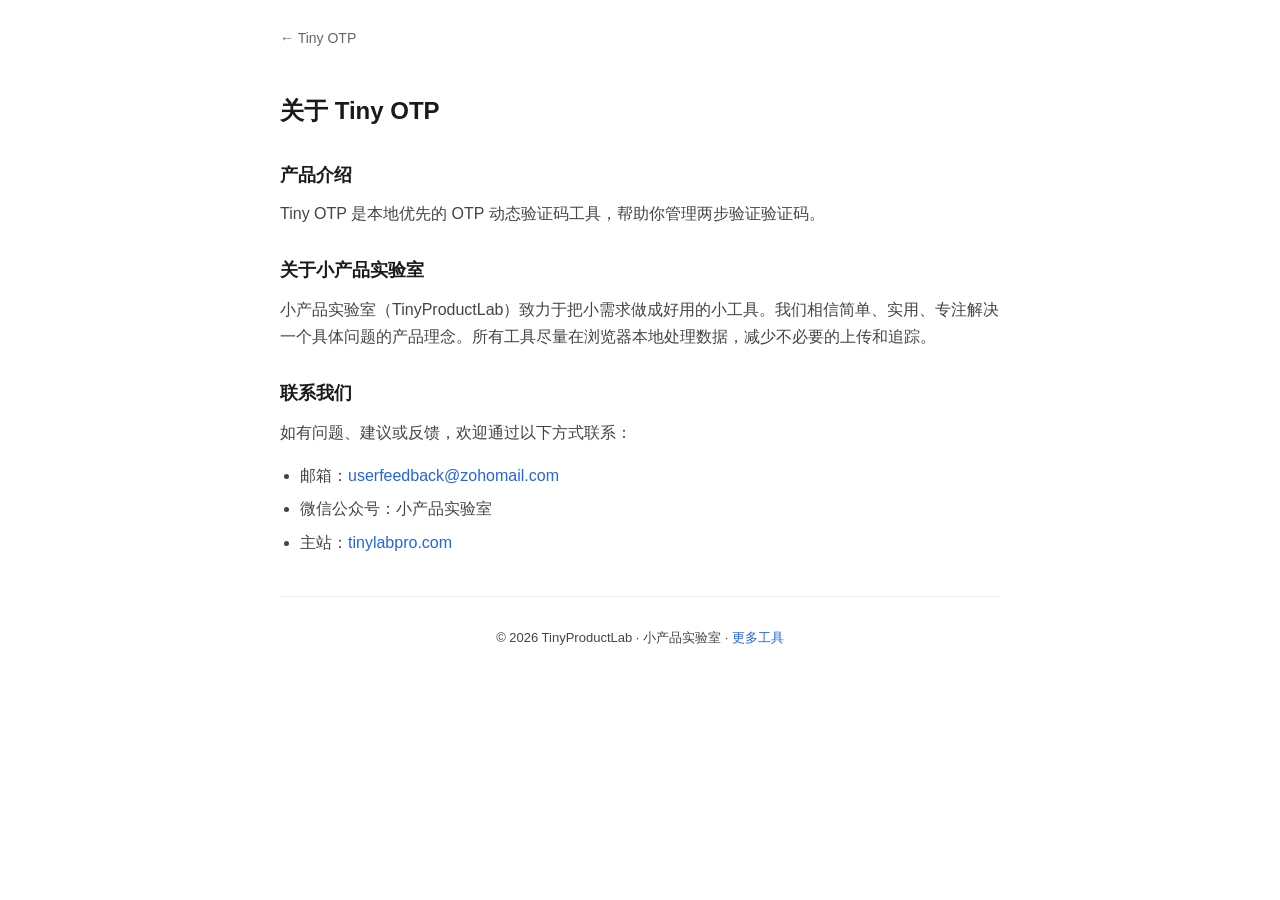
<file: docs/about.html>
<!DOCTYPE html>
<html lang="zh-CN">
<head>
<meta charset="utf-8">
<meta name="viewport" content="width=device-width,initial-scale=1">
<link rel="icon" href="/favicon.ico" sizes="32x32">
<style>
  body{font-family:-apple-system,BlinkMacSystemFont,"PingFang SC","Segoe UI","Microsoft YaHei",sans-serif;max-width:720px;margin:0 auto;padding:24px 16px;color:#1a1a1a;line-height:1.7;background:#fff}
  h1{font-size:24px;margin-bottom:8px}
  h2{font-size:18px;margin-top:28px;margin-bottom:8px}
  p{margin:10px 0;color:#444}
  a{color:#2563EB;text-decoration:none}
  a:hover{text-decoration:underline}
  .brand{display:inline-block;margin-bottom:24px;font-size:14px;color:#666}
  ul{padding-left:20px;color:#444}
  li{margin:6px 0}
</style>
</head>
<body>
<a class="brand" href="/">← Tiny OTP</a>

<h1>关于 Tiny OTP</h1>

<h2>产品介绍</h2>
<p>Tiny OTP 是本地优先的 OTP 动态验证码工具，帮助你管理两步验证验证码。</p>

<h2>关于小产品实验室</h2>
<p>小产品实验室（TinyProductLab）致力于把小需求做成好用的小工具。我们相信简单、实用、专注解决一个具体问题的产品理念。所有工具尽量在浏览器本地处理数据，减少不必要的上传和追踪。</p>

<h2>联系我们</h2>
<p>如有问题、建议或反馈，欢迎通过以下方式联系：</p>
<ul>
  <li>邮箱：<a href="mailto:userfeedback@zohomail.com">userfeedback@zohomail.com</a></li>
  <li>微信公众号：小产品实验室</li>
  <li>主站：<a href="https://tinylabpro.com/">tinylabpro.com</a></li>
</ul>
<footer style="max-width:720px;margin:40px auto;padding:0 16px;color:#999;font-size:13px;border-top:1px solid #eee;padding-top:20px;text-align:center;">
  <p>© 2026 TinyProductLab · 小产品实验室 · <a href="https://tinylabpro.com/">更多工具</a></p>
</footer>
</body>
</html>
</file>
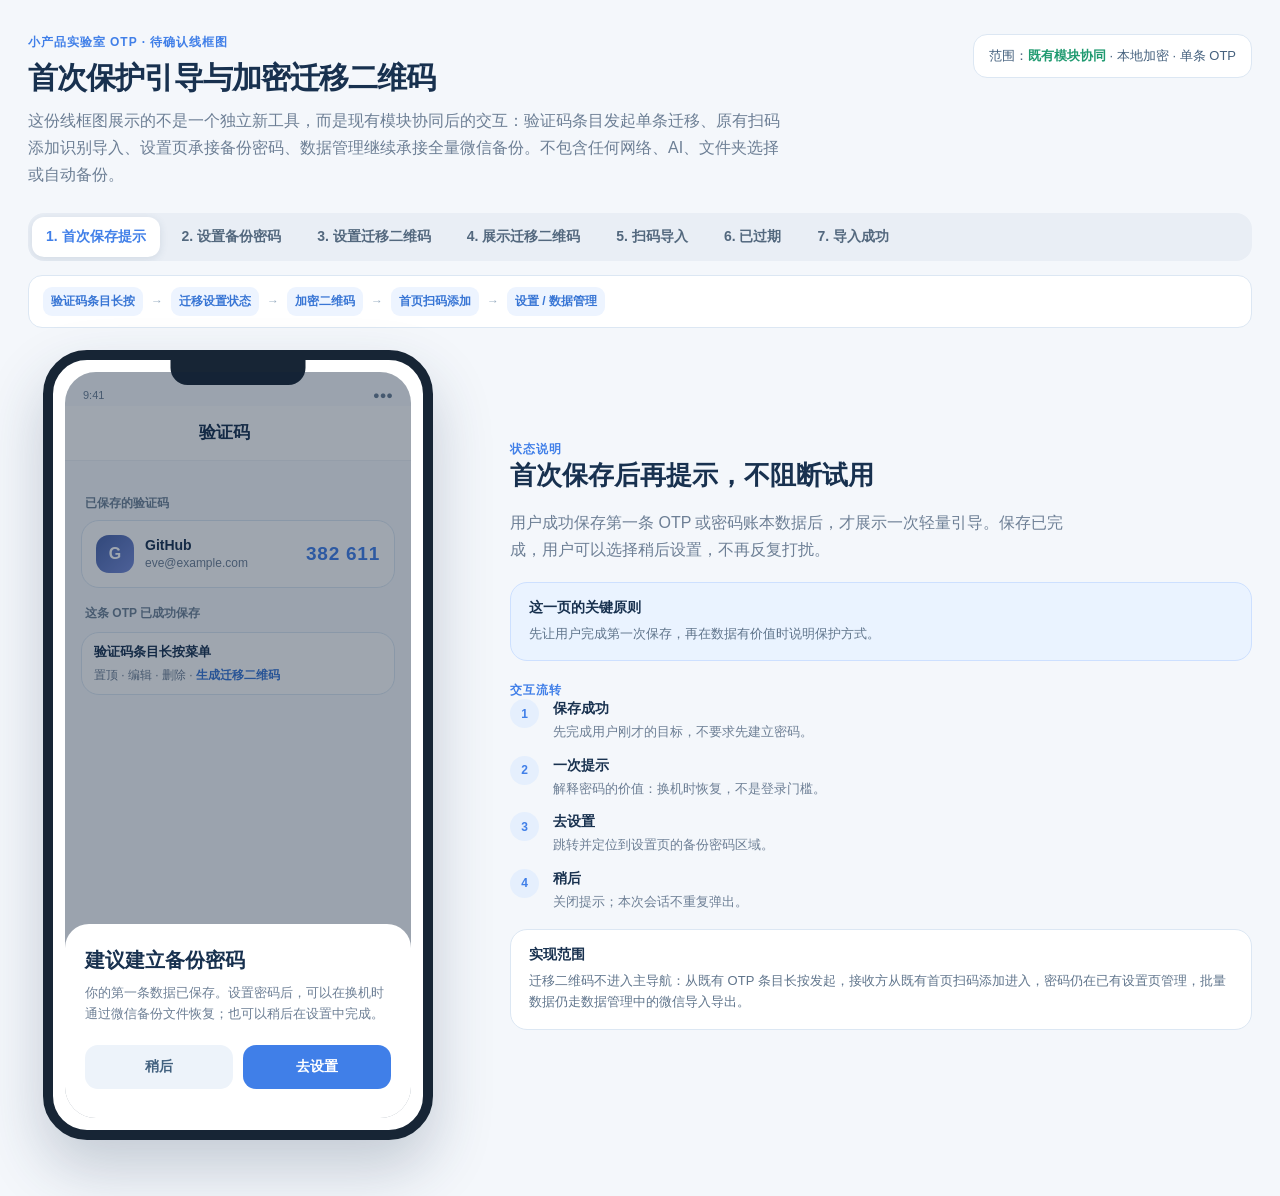
<file: docs/OTP加密迁移二维码-彩色线框图.html>
<!doctype html>
<html lang="zh-CN">
<head>
<meta charset="utf-8">
<meta name="viewport" content="width=device-width, initial-scale=1">
<title>小产品实验室 OTP｜加密迁移二维码线框图</title>
<style>
  :root{--ink:#18314f;--muted:#6d7f95;--blue:#407fe8;--blue2:#eaf3ff;--green:#1f9a70;--green2:#e8f8f1;--orange:#e99242;--orange2:#fff3e4;--red:#d65862;--red2:#fff0f1;--line:#dce7f3;--paper:#fff;--bg:#f4f7fb;--nav:#172a45}
  *{box-sizing:border-box} body{margin:0;background:var(--bg);font-family:-apple-system,BlinkMacSystemFont,"PingFang SC","Microsoft YaHei",sans-serif;color:var(--ink)}
  .wrap{max-width:1360px;margin:auto;padding:34px 28px 56px}.eyebrow{color:var(--blue);font-weight:800;letter-spacing:.08em;font-size:12px}.head{display:flex;gap:24px;justify-content:space-between;align-items:flex-start;margin-bottom:24px}.head h1{font-size:30px;margin:7px 0 8px;letter-spacing:-.03em}.head p{max-width:760px;margin:0;color:var(--muted);line-height:1.7}.scope{background:#fff;border:1px solid var(--line);padding:12px 15px;border-radius:14px;color:#45617e;font-size:13px;white-space:nowrap}.scope b{color:var(--green)}
  .switcher{display:flex;gap:8px;overflow:auto;padding:4px;margin:0 0 14px;background:#e9eef5;border-radius:16px}.module-flow{display:flex;gap:8px;align-items:center;flex-wrap:wrap;background:#fff;border:1px solid var(--line);border-radius:14px;padding:11px 14px;margin:0 0 22px;color:#53708d;font-size:12px;font-weight:700}.module-flow span{background:#edf4ff;color:#3976d5;border-radius:9px;padding:6px 8px}.module-flow i{color:#9aafc3;font-style:normal}.switcher button{border:0;background:transparent;color:#53687e;padding:11px 14px;border-radius:12px;font-size:14px;font-weight:700;white-space:nowrap;cursor:pointer}.switcher button.active{background:#fff;color:var(--blue);box-shadow:0 2px 8px rgba(38,72,110,.12)}
  .stage{display:grid;grid-template-columns:minmax(330px,420px) minmax(300px,1fr);gap:62px;align-items:center}.phone{width:390px;height:790px;background:#fff;border:10px solid #172535;border-radius:44px;padding:12px;box-shadow:0 28px 60px rgba(35,57,87,.23);position:relative;margin:auto}.notch{width:135px;height:25px;border-radius:0 0 17px 17px;background:#172535;position:absolute;top:0;left:50%;transform:translateX(-50%);z-index:5}.screen{height:100%;background:#f7fafc;border-radius:31px;overflow:hidden;position:relative}.status{height:34px;display:flex;align-items:flex-end;justify-content:space-between;padding:0 18px 5px;color:#6b7f95;font-size:11px}.nav{height:55px;background:#fff;display:flex;align-items:center;padding:0 17px;border-bottom:1px solid #edf1f6}.back{font-size:22px;color:var(--blue);width:28px}.nav-title{font-size:17px;font-weight:800;flex:1;text-align:center;margin-right:28px}.content{padding:17px 16px 92px;overflow:auto;height:calc(100% - 89px)}
  .screen-state{display:none;height:100%}.screen-state.active{display:block}.token{background:#fff;border:1px solid var(--line);border-radius:18px;padding:14px;display:flex;align-items:center;gap:11px;margin:8px 0}.avatar{width:38px;height:38px;border-radius:13px;background:linear-gradient(135deg,#4963a8,#768bd8);color:#fff;display:grid;place-items:center;font-weight:800}.token-main{flex:1}.token-main b,.token-main span{display:block}.token-main b{font-size:14px}.token-main span{font-size:12px;color:var(--muted);margin-top:3px}.code{color:var(--blue);font-size:19px;font-weight:900;letter-spacing:.04em}.section{font-size:12px;color:#6e8196;font-weight:800;margin:17px 4px 8px}.sheet{position:absolute;inset:0;background:rgba(17,34,57,.4);display:flex;align-items:flex-end;z-index:8}.modal{background:#fff;border-radius:24px 24px 0 0;padding:23px 20px 29px;width:100%}.modal h3{margin:0 0 8px;font-size:20px}.modal p{margin:0;color:var(--muted);font-size:13px;line-height:1.65}.modal-row{display:flex;gap:10px;margin-top:20px}.button{border:0;border-radius:13px;padding:13px 14px;font-weight:800;font-size:14px;flex:1;text-align:center}.primary{background:var(--blue);color:#fff}.ghost{background:#edf3fa;color:#42617f}.danger{background:var(--red);color:#fff}.card{background:#fff;border:1px solid var(--line);border-radius:18px;padding:15px;margin:10px 0}.card h3{margin:0 0 5px;font-size:15px}.card p{margin:0;color:var(--muted);font-size:12px;line-height:1.55}.field{margin:16px 0}.field label{display:block;font-size:12px;font-weight:800;color:#49627b;margin:0 0 7px}.input{height:43px;border:1px solid #cad8e6;background:#fbfdff;border-radius:11px;padding:12px;color:#a1b0bf;font-size:13px}.hint{background:var(--orange2);color:#96652d;border-radius:12px;padding:11px 12px;font-size:12px;line-height:1.5}.toggle{display:flex;justify-content:space-between;align-items:center}.switch{width:42px;height:24px;border-radius:14px;background:#d1dce7;position:relative}.switch:after{content:"";width:18px;height:18px;border-radius:50%;background:#fff;position:absolute;top:3px;left:3px;box-shadow:0 1px 3px #8293a5}.option{border:1px solid #d4e0ee;padding:10px 9px;border-radius:11px;font-size:12px;color:#53708d}.option.active{border-color:#6799eb;background:#eff6ff;color:#2d69c8;font-weight:800}.options{display:grid;grid-template-columns:repeat(3,1fr);gap:7px}.qrbox{background:#fff;border:1px solid var(--line);border-radius:21px;padding:17px;text-align:center}.qr{height:238px;width:238px;margin:8px auto 13px;background-color:#fff;background-image:linear-gradient(90deg,#15283f 10%,transparent 10%,transparent 20%,#15283f 20%,#15283f 30%,transparent 30%,transparent 40%,#15283f 40%,#15283f 50%,transparent 50%,transparent 60%,#15283f 60%,#15283f 70%,transparent 70%,transparent 80%,#15283f 80%,#15283f 90%,transparent 90%),linear-gradient(#15283f 10%,transparent 10%,transparent 20%,#15283f 20%,#15283f 30%,transparent 30%,transparent 40%,#15283f 40%,#15283f 50%,transparent 50%,transparent 60%,#15283f 60%,#15283f 70%,transparent 70%,transparent 80%,#15283f 80%,#15283f 90%,transparent 90%);background-size:22px 22px;position:relative;border:13px solid #fff}.finder{position:absolute;width:55px;height:55px;border:10px solid #15283f;background:#fff}.finder:after{content:"";display:block;width:19px;height:19px;background:#15283f;margin:8px}.tl{top:0;left:0}.tr{top:0;right:0}.bl{bottom:0;left:0}.expire{display:flex;align-items:center;justify-content:center;gap:7px;color:#a86a22;font-size:12px;font-weight:800;background:var(--orange2);padding:9px;border-radius:10px}.scan{width:100%;height:180px;border-radius:20px;background:linear-gradient(135deg,#10233c,#314c71);display:grid;place-items:center;color:#d7ecff;position:relative;overflow:hidden}.scan:after{content:"";position:absolute;left:20px;right:20px;height:2px;background:#5ed7ff;box-shadow:0 0 14px #5ed7ff;top:50%}.scan span{border:2px solid #b9edff;width:110px;height:110px;border-radius:16px}.success{padding:27px 0;text-align:center}.check{width:76px;height:76px;margin:15px auto;border-radius:50%;background:var(--green2);color:var(--green);font-size:42px;font-weight:900;display:grid;place-items:center}.expired{opacity:.42;filter:grayscale(.8)}
  .note h2{font-size:26px;margin:0 0 10px}.note>p{color:var(--muted);line-height:1.7;max-width:560px}.callout{border-radius:17px;padding:16px 18px;margin:18px 0;background:#fff;border:1px solid var(--line)}.callout b{display:block;font-size:14px;margin-bottom:6px}.callout p{margin:0;color:#60758c;font-size:13px;line-height:1.65}.callout.blue{background:var(--blue2);border-color:#cde0ff}.callout.orange{background:var(--orange2);border-color:#ffe0bc}.callout.green{background:var(--green2);border-color:#cceede}.flow{margin-top:21px}.flow-item{display:grid;grid-template-columns:31px 1fr;gap:12px;margin:0 0 14px}.dot{height:29px;width:29px;display:grid;place-items:center;border-radius:50%;background:#e5effd;color:var(--blue);font-size:12px;font-weight:900}.flow-item b{font-size:14px}.flow-item span{display:block;font-size:13px;color:var(--muted);margin-top:4px;line-height:1.5}.badge{display:inline-block;border-radius:99px;font-size:11px;font-weight:800;padding:5px 8px;background:#eaf3ff;color:#3576d5;margin:4px 5px 0 0}.bottom{position:absolute;bottom:0;left:0;right:0;padding:12px 16px 20px;background:linear-gradient(transparent,#f7fafc 38%)}
  @media(max-width:850px){.head{display:block}.scope{display:inline-block;margin-top:15px}.stage{grid-template-columns:1fr;gap:28px}.phone{transform:scale(.92);margin:-25px auto}.note{padding:0 8px}.wrap{padding:24px 14px}.head h1{font-size:25px}}
</style>
</head>
<body>
<div class="wrap">
  <header class="head"><div><div class="eyebrow">小产品实验室 OTP · 待确认线框图</div><h1>首次保护引导与加密迁移二维码</h1><p>这份线框图展示的不是一个独立新工具，而是现有模块协同后的交互：验证码条目发起单条迁移、原有扫码添加识别导入、设置页承接备份密码、数据管理继续承接全量微信备份。不包含任何网络、AI、文件夹选择或自动备份。</p></div><div class="scope">范围：<b>既有模块协同</b> · 本地加密 · 单条 OTP</div></header>
  <nav class="switcher" id="switcher">
    <button class="active" data-state="first">1. 首次保存提示</button><button data-state="password">2. 设置备份密码</button><button data-state="create">3. 设置迁移二维码</button><button data-state="qr">4. 展示迁移二维码</button><button data-state="import">5. 扫码导入</button><button data-state="expired">6. 已过期</button><button data-state="success">7. 导入成功</button>
  </nav>
  <div class="module-flow"><span>验证码条目长按</span><i>→</i><span>迁移设置状态</span><i>→</i><span>加密二维码</span><i>→</i><span>首页扫码添加</span><i>→</i><span>设置 / 数据管理</span></div>
  <main class="stage">
    <div class="phone"><div class="notch"></div><div class="screen">
      <section class="screen-state active" data-screen="first"><div class="status"><span>9:41</span><span>●●●</span></div><div class="nav"><div class="nav-title">验证码</div></div><div class="content"><div class="section">已保存的验证码</div><div class="token"><div class="avatar">G</div><div class="token-main"><b>GitHub</b><span>eve@example.com</span></div><div class="code">382 611</div></div><div class="section">这条 OTP 已成功保存</div><div class="card" style="padding:10px 12px"><h3 style="font-size:13px">验证码条目长按菜单</h3><p>置顶 · 编辑 · 删除 · <b style="color:#3976d5">生成迁移二维码</b></p></div></div><div class="sheet"><div class="modal"><h3>建议建立备份密码</h3><p>你的第一条数据已保存。设置密码后，可以在换机时通过微信备份文件恢复；也可以稍后在设置中完成。</p><div class="modal-row"><button class="button ghost">稍后</button><button class="button primary">去设置</button></div></div></div></section>
      <section class="screen-state" data-screen="password"><div class="status"><span>9:42</span><span>●●●</span></div><div class="nav"><div class="back">‹</div><div class="nav-title">设置</div></div><div class="content"><div class="section">数据保护</div><div class="card"><h3>备份密码</h3><p>用于微信导入导出和云端备份；小程序无法为你找回。</p><div class="field"><label>新备份密码</label><div class="input">至少 8 位</div></div><div class="field"><label>确认新密码</label><div class="input">再次输入</div></div><div class="toggle"><div><b style="font-size:14px">使用空密码</b><div style="font-size:12px;color:#6d7f95;margin-top:4px">不建议；需要二次确认</div></div><div class="switch"></div></div></div><div class="hint">设置后不会自动导出。你仍可在数据管理中主动选择“导出至微信”。</div></div><div class="bottom"><button class="button primary" style="width:100%">保存备份密码</button></div></section>
      <section class="screen-state" data-screen="create"><div class="status"><span>9:43</span><span>●●●</span></div><div class="nav"><div class="back">‹</div><div class="nav-title">生成迁移二维码</div></div><div class="content"><div class="card"><h3>GitHub</h3><p>eve@example.com · 6 位 · 30 秒</p></div><div class="hint">只迁移这一条验证码。迁移二维码使用独立访问密码，不读取或显示 Base32 密钥。</div><div class="field"><label>访问密码 <span style="color:#d65862">必填</span></label><div class="input">至少 8 位</div></div><div class="field"><label>确认访问密码</label><div class="input">再次输入</div></div><div class="field"><label>有效期</label><div class="options"><div class="option">5 分钟</div><div class="option active">15 分钟</div><div class="option">1 小时</div><div class="option">24 小时</div><div class="option">永不过期</div></div></div><div class="hint">有效期由接收设备本地时间检查，不能替代密码，也不能远程撤销。</div></div><div class="bottom"><button class="button primary" style="width:100%">加密并生成二维码</button></div></section>
      <section class="screen-state" data-screen="qr"><div class="status"><span>9:44</span><span>●●●</span></div><div class="nav"><div class="back">‹</div><div class="nav-title">迁移二维码</div></div><div class="content"><div class="qrbox"><div class="qr"><i class="finder tl"></i><i class="finder tr"></i><i class="finder bl"></i></div><b style="font-size:15px">GitHub · eve@example.com</b><div class="expire">◷ 还可使用 14 分 32 秒</div></div><div class="callout orange"><b>请在可信环境中出示二维码</b><p>接收方扫码后仍需输入访问密码。不要把二维码截图公开发送；到期后正常导入流程会拒绝使用。</p></div></div></section>
      <section class="screen-state" data-screen="import"><div class="status"><span>9:45</span><span>●●●</span></div><div class="nav"><div class="back">‹</div><div class="nav-title">导入迁移验证码</div></div><div class="content"><div class="scan"><span></span></div><div class="card" style="margin-top:15px"><h3>已识别加密迁移二维码</h3><p>GitHub · 15 分钟有效期 · 还剩 11 分钟</p><div class="field"><label>输入导出方设置的访问密码</label><div class="input">至少 8 位</div></div><button class="button primary" style="width:100%">解密并导入</button></div><div class="hint">密码只在本机当前操作中用于解密，不会上传或保存。</div></div></section>
      <section class="screen-state" data-screen="expired"><div class="status"><span>10:01</span><span>●●●</span></div><div class="nav"><div class="back">‹</div><div class="nav-title">导入迁移验证码</div></div><div class="content"><div class="qrbox expired"><div class="qr"><i class="finder tl"></i><i class="finder tr"></i><i class="finder bl"></i></div><b style="font-size:15px">该迁移二维码已失效</b></div><div class="callout orange"><b>已超过设定有效期</b><p>请让导出方重新生成二维码。有效期由本机时间检查；如需绝对的远程撤销或一次性使用，需要联网服务。</p></div><button class="button ghost" style="width:100%;margin-top:10px">返回扫码添加</button></div></section>
      <section class="screen-state" data-screen="success"><div class="status"><span>9:46</span><span>●●●</span></div><div class="nav"><div class="nav-title">导入完成</div></div><div class="content"><div class="success"><div class="check">✓</div><h2 style="font-size:22px;margin:8px 0">验证码已导入</h2><p style="color:#6d7f95;font-size:13px">GitHub · eve@example.com</p></div><div class="card"><h3>已安全合并到当前设备</h3><p>若这条验证码已存在，系统不会创建重复条目。现在可以返回首页查看和复制验证码。</p></div></div><div class="bottom"><button class="button primary" style="width:100%">查看验证码</button></div></section>
    </div></div>
    <aside class="note" id="note"></aside>
  </main>
</div>
<script>
const notes={
 first:{title:'首次保存后再提示，不阻断试用',lead:'用户成功保存第一条 OTP 或密码账本数据后，才展示一次轻量引导。保存已完成，用户可以选择稍后设置，不再反复打扰。',tone:'blue',flow:[['保存成功','先完成用户刚才的目标，不要求先建立密码。'],['一次提示','解释密码的价值：换机时恢复，不是登录门槛。'],['去设置','跳转并定位到设置页的备份密码区域。'],['稍后','关闭提示；本次会话不重复弹出。']]},
 password:{title:'全局备份密码允许空密码，但必须明示风险',lead:'这是已有设置模块的完善：首次打开不强制；用户主动设置时，可使用至少 8 位密码，或经过二次确认后使用空密码。',tone:'orange',flow:[['普通密码','至少 8 位，用于微信文件和 WebDAV 备份。'],['空密码','保留选择权，但需要红色二次确认。'],['保存成功','回到原路径或留在设置页，用户自行继续下一步。']]},
 create:{title:'只迁移单条 OTP，二维码密码独立且强制',lead:'从某条验证码的长按菜单进入，避免把多条 OTP 或完整备份塞进一张码。二维码临时密码不保存，也不复用全局备份密码。',tone:'blue',flow:[['选择条目','显示发行商、账号和参数，但不显示密钥。'],['设置密码','必须至少 8 位，通过其他可信渠道告诉接收方。'],['设置有效期','默认 15 分钟；时间只是额外检查，不能代替密码。'],['生成','本地 PBKDF2 + AES-GCM 加密后绘制二维码。']]},
 qr:{title:'二维码展示只做近距离迁移，不保留历史',lead:'生成页用倒计时提醒用户当前窗口；二维码不会进入普通二维码生成历史，也不提供复制原文或公开保存的入口。',tone:'orange',flow:[['展示二维码','接收方使用现有“扫码添加”扫描。'],['到期遮罩','当前页面到期后隐藏二维码，避免误用。'],['重要限制','离线状态无法远程撤销截图；密码始终是主要保护。']]},
 import:{title:'沿用已有扫码入口，识别迁移协议后进入受控导入',lead:'普通 otpauth:// 继续原样添加；OTPT1. 前缀则进入迁移导入，不会改变原来扫描网站验证码的体验。',tone:'green',flow:[['格式与时间预检','已过期时不要求输入密码，直接解释原因。'],['输入访问密码','只在当前内存中派生解密密钥。'],['认证解密','密码错或密文篡改均显示同一安全提示。'],['保存去重','复用现有重复 OTP 检查，避免写入两条相同验证码。']]},
 expired:{title:'有效期有用，但不制造虚假安全承诺',lead:'过期二维码在正常导入流程中被拒绝。但因为完全离线，接收方的设备时间可以被修改，二维码截图也不能被远程收回。',tone:'orange',flow:[['本地时钟检查','用预检提示减少无效密码输入。'],['认证保护时间','到期字段放入 AES-GCM 认证数据，篡改会导致解密失败。'],['重新生成','明确提示让导出方重新生成，而不是给模糊错误。']]},
 success:{title:'成功后回到“使用验证码”，不增加额外学习步骤',lead:'导入结果应直接说明条目名称和去重结果，并给出唯一的下一步：查看验证码。',tone:'green',flow:[['数据写入','按现有 store.saveOtpToken 规则保存。'],['重复拦截','已存在则不重复写入。'],['返回首页','让用户立刻确认新验证码能正常显示与复制。']]}
};
function render(key){document.querySelectorAll('.screen-state').forEach(x=>x.classList.toggle('active',x.dataset.screen===key));document.querySelectorAll('.switcher button').forEach(x=>x.classList.toggle('active',x.dataset.state===key));const n=notes[key];document.getElementById('note').innerHTML=`<div class="eyebrow">状态说明</div><h2>${n.title}</h2><p>${n.lead}</p><div class="callout ${n.tone}"><b>这一页的关键原则</b><p>${key==='create'?'二维码迁移密码强制独立设置；全局备份密码即使为空，也不能作为二维码无密码导出的理由。':key==='first'?'先让用户完成第一次保存，再在数据有价值时说明保护方式。':'不上传 OTP 密钥、密码或二维码内容；所有处理在本机完成。'}</p></div><div class="flow"><div class="eyebrow">交互流转</div>${n.flow.map((r,i)=>`<div class="flow-item"><div class="dot">${i+1}</div><div><b>${r[0]}</b><span>${r[1]}</span></div></div>`).join('')}</div><div class="callout"><b>实现范围</b><p>迁移二维码不进入主导航：从既有 OTP 条目长按发起，接收方从既有首页扫码添加进入，密码仍在已有设置页管理，批量数据仍走数据管理中的微信导入导出。</p></div>`}
document.querySelectorAll('.switcher button').forEach(b=>b.addEventListener('click',()=>render(b.dataset.state)));render('first');
</script>
</body></html>
</file>
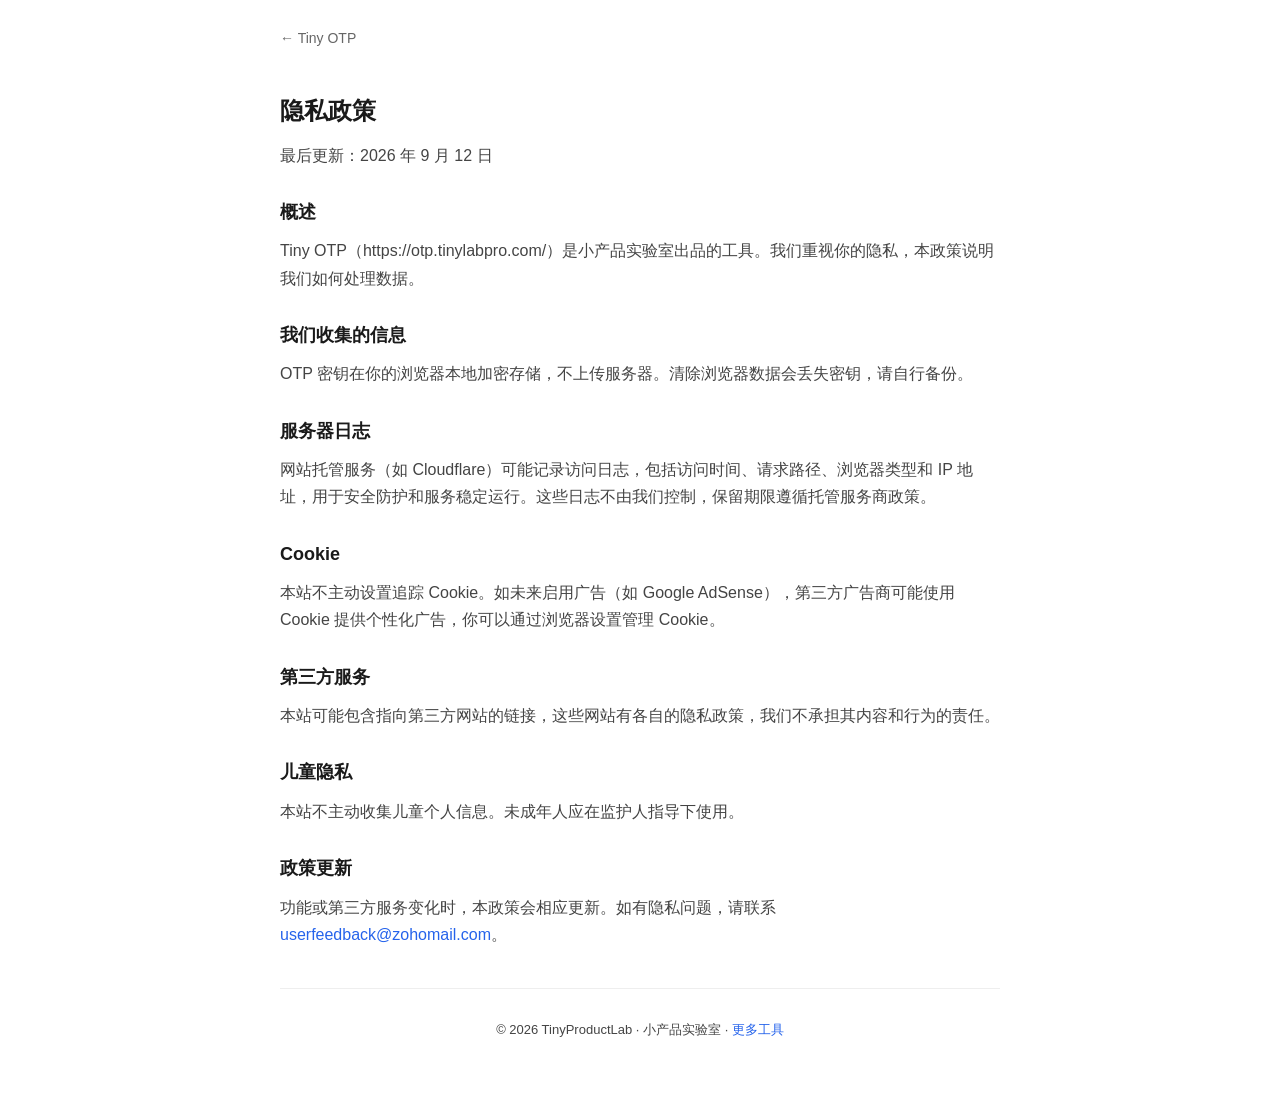
<file: docs/privacy.html>
<!DOCTYPE html>
<html lang="zh-CN">
<head>
<meta charset="utf-8">
<meta name="viewport" content="width=device-width,initial-scale=1">
<link rel="icon" href="/favicon.ico" sizes="32x32">
<style>
  body{font-family:-apple-system,BlinkMacSystemFont,"PingFang SC","Segoe UI","Microsoft YaHei",sans-serif;max-width:720px;margin:0 auto;padding:24px 16px;color:#1a1a1a;line-height:1.7;background:#fff}
  h1{font-size:24px;margin-bottom:8px}
  h2{font-size:18px;margin-top:28px;margin-bottom:8px}
  p{margin:10px 0;color:#444}
  a{color:#2563EB;text-decoration:none}
  a:hover{text-decoration:underline}
  .brand{display:inline-block;margin-bottom:24px;font-size:14px;color:#666}
  ul{padding-left:20px;color:#444}
  li{margin:6px 0}
</style>
</head>
<body>
<a class="brand" href="/">← Tiny OTP</a>

<h1>隐私政策</h1>
<p>最后更新：2026 年 9 月 12 日</p>

<h2>概述</h2>
<p>Tiny OTP（https://otp.tinylabpro.com/）是小产品实验室出品的工具。我们重视你的隐私，本政策说明我们如何处理数据。</p>

<h2>我们收集的信息</h2>
<p>OTP 密钥在你的浏览器本地加密存储，不上传服务器。清除浏览器数据会丢失密钥，请自行备份。</p>


<h2>服务器日志</h2>
<p>网站托管服务（如 Cloudflare）可能记录访问日志，包括访问时间、请求路径、浏览器类型和 IP 地址，用于安全防护和服务稳定运行。这些日志不由我们控制，保留期限遵循托管服务商政策。</p>

<h2>Cookie</h2>
<p>本站不主动设置追踪 Cookie。如未来启用广告（如 Google AdSense），第三方广告商可能使用 Cookie 提供个性化广告，你可以通过浏览器设置管理 Cookie。</p>

<h2>第三方服务</h2>
<p>本站可能包含指向第三方网站的链接，这些网站有各自的隐私政策，我们不承担其内容和行为的责任。</p>

<h2>儿童隐私</h2>
<p>本站不主动收集儿童个人信息。未成年人应在监护人指导下使用。</p>

<h2>政策更新</h2>
<p>功能或第三方服务变化时，本政策会相应更新。如有隐私问题，请联系 <a href="mailto:userfeedback@zohomail.com">userfeedback@zohomail.com</a>。</p>
<footer style="max-width:720px;margin:40px auto;padding:0 16px;color:#999;font-size:13px;border-top:1px solid #eee;padding-top:20px;text-align:center;">
  <p>© 2026 TinyProductLab · 小产品实验室 · <a href="https://tinylabpro.com/">更多工具</a></p>
</footer>
</body>
</html>
</file>
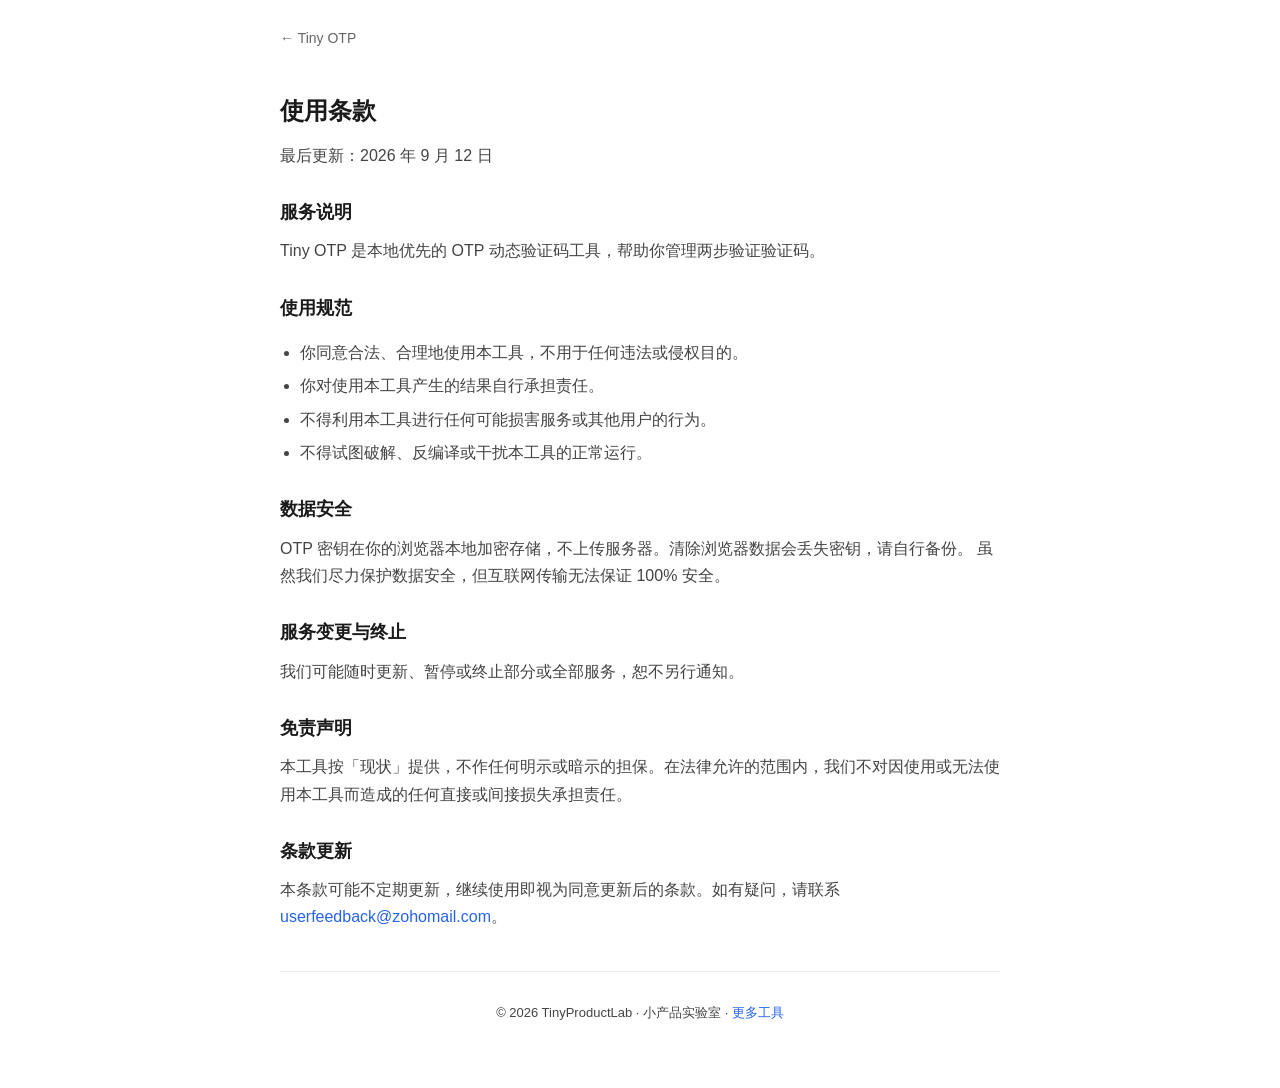
<file: docs/terms.html>
<!DOCTYPE html>
<html lang="zh-CN">
<head>
<meta charset="utf-8">
<meta name="viewport" content="width=device-width,initial-scale=1">
<link rel="icon" href="/favicon.ico" sizes="32x32">
<style>
  body{font-family:-apple-system,BlinkMacSystemFont,"PingFang SC","Segoe UI","Microsoft YaHei",sans-serif;max-width:720px;margin:0 auto;padding:24px 16px;color:#1a1a1a;line-height:1.7;background:#fff}
  h1{font-size:24px;margin-bottom:8px}
  h2{font-size:18px;margin-top:28px;margin-bottom:8px}
  p{margin:10px 0;color:#444}
  a{color:#2563EB;text-decoration:none}
  a:hover{text-decoration:underline}
  .brand{display:inline-block;margin-bottom:24px;font-size:14px;color:#666}
  ul{padding-left:20px;color:#444}
  li{margin:6px 0}
</style>
</head>
<body>
<a class="brand" href="/">← Tiny OTP</a>

<h1>使用条款</h1>
<p>最后更新：2026 年 9 月 12 日</p>

<h2>服务说明</h2>
<p>Tiny OTP 是本地优先的 OTP 动态验证码工具，帮助你管理两步验证验证码。</p>

<h2>使用规范</h2>
<ul>
  <li>你同意合法、合理地使用本工具，不用于任何违法或侵权目的。</li>
  <li>你对使用本工具产生的结果自行承担责任。</li>
  <li>不得利用本工具进行任何可能损害服务或其他用户的行为。</li>
  <li>不得试图破解、反编译或干扰本工具的正常运行。</li>
</ul>

<h2>数据安全</h2>
<p>OTP 密钥在你的浏览器本地加密存储，不上传服务器。清除浏览器数据会丢失密钥，请自行备份。 虽然我们尽力保护数据安全，但互联网传输无法保证 100% 安全。</p>

<h2>服务变更与终止</h2>
<p>我们可能随时更新、暂停或终止部分或全部服务，恕不另行通知。</p>

<h2>免责声明</h2>
<p>本工具按「现状」提供，不作任何明示或暗示的担保。在法律允许的范围内，我们不对因使用或无法使用本工具而造成的任何直接或间接损失承担责任。</p>

<h2>条款更新</h2>
<p>本条款可能不定期更新，继续使用即视为同意更新后的条款。如有疑问，请联系 <a href="mailto:userfeedback@zohomail.com">userfeedback@zohomail.com</a>。</p>
<footer style="max-width:720px;margin:40px auto;padding:0 16px;color:#999;font-size:13px;border-top:1px solid #eee;padding-top:20px;text-align:center;">
  <p>© 2026 TinyProductLab · 小产品实验室 · <a href="https://tinylabpro.com/">更多工具</a></p>
</footer>
</body>
</html>
</file>
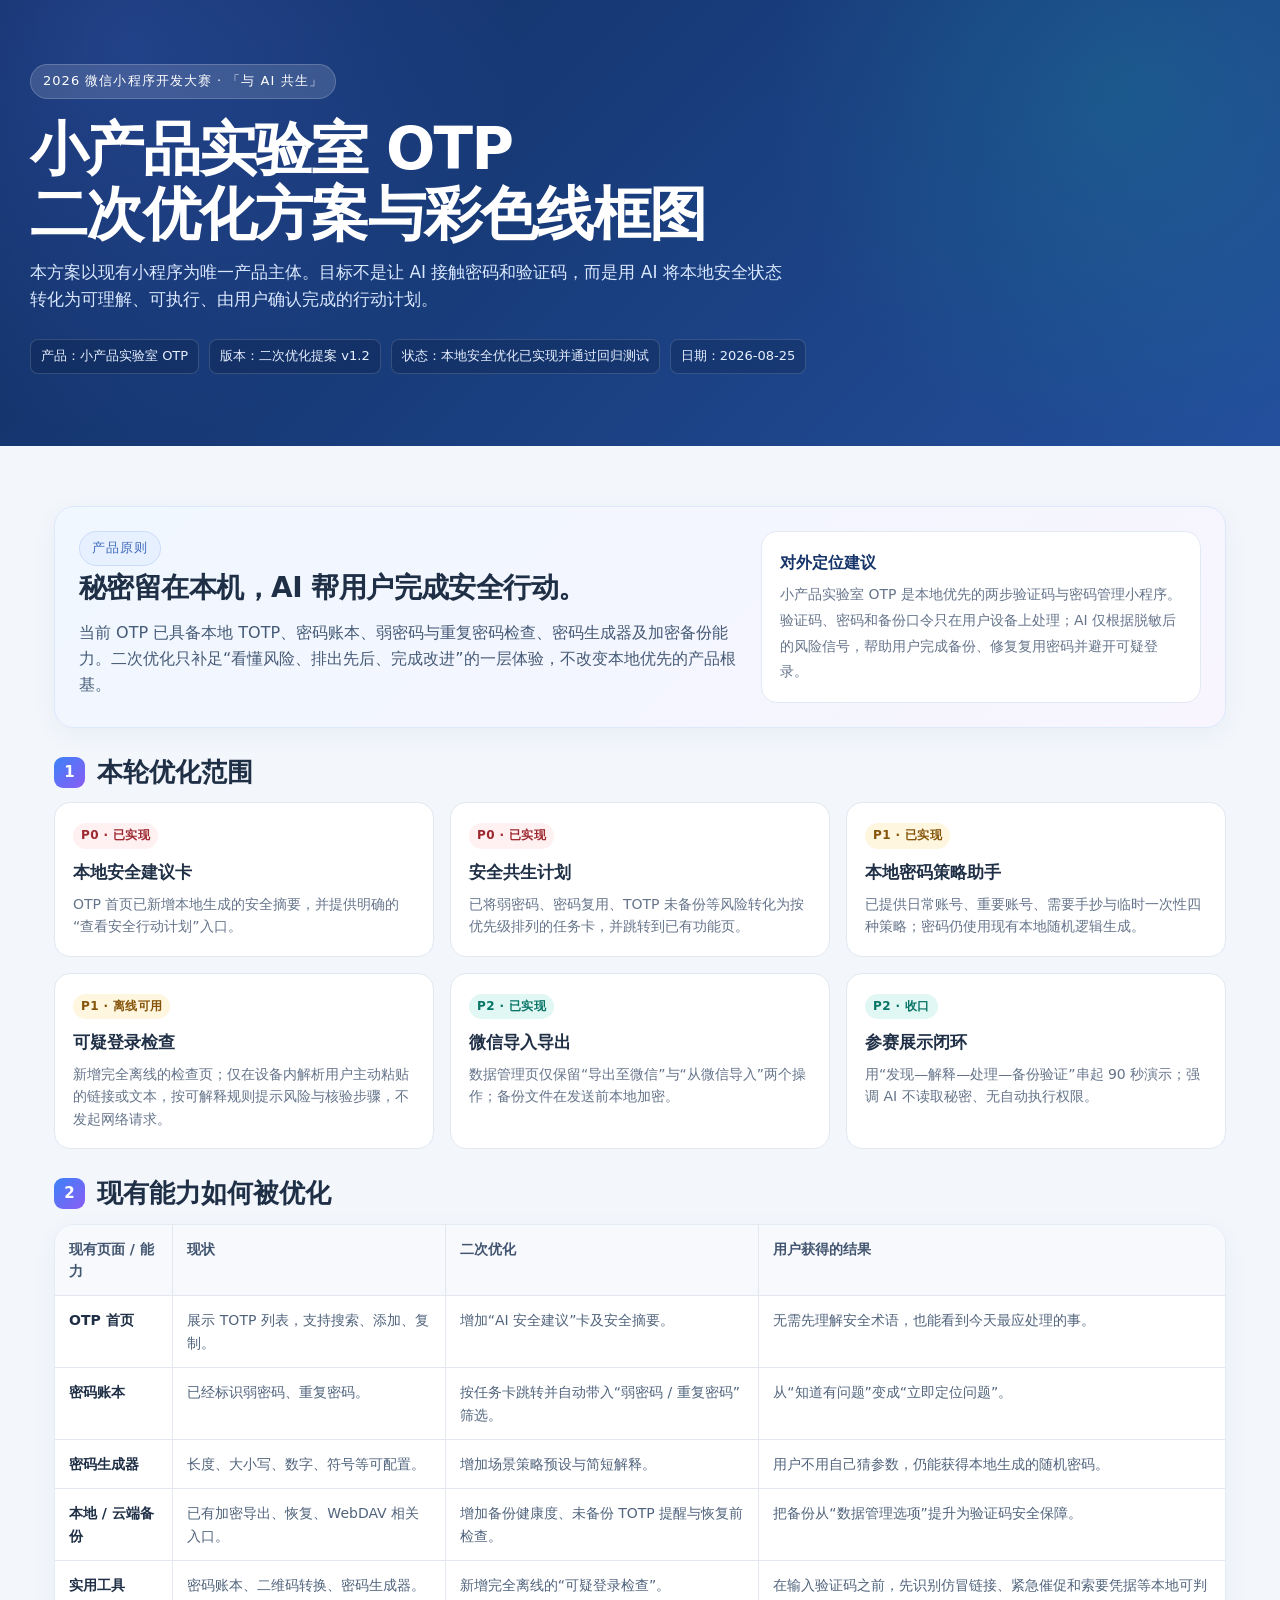
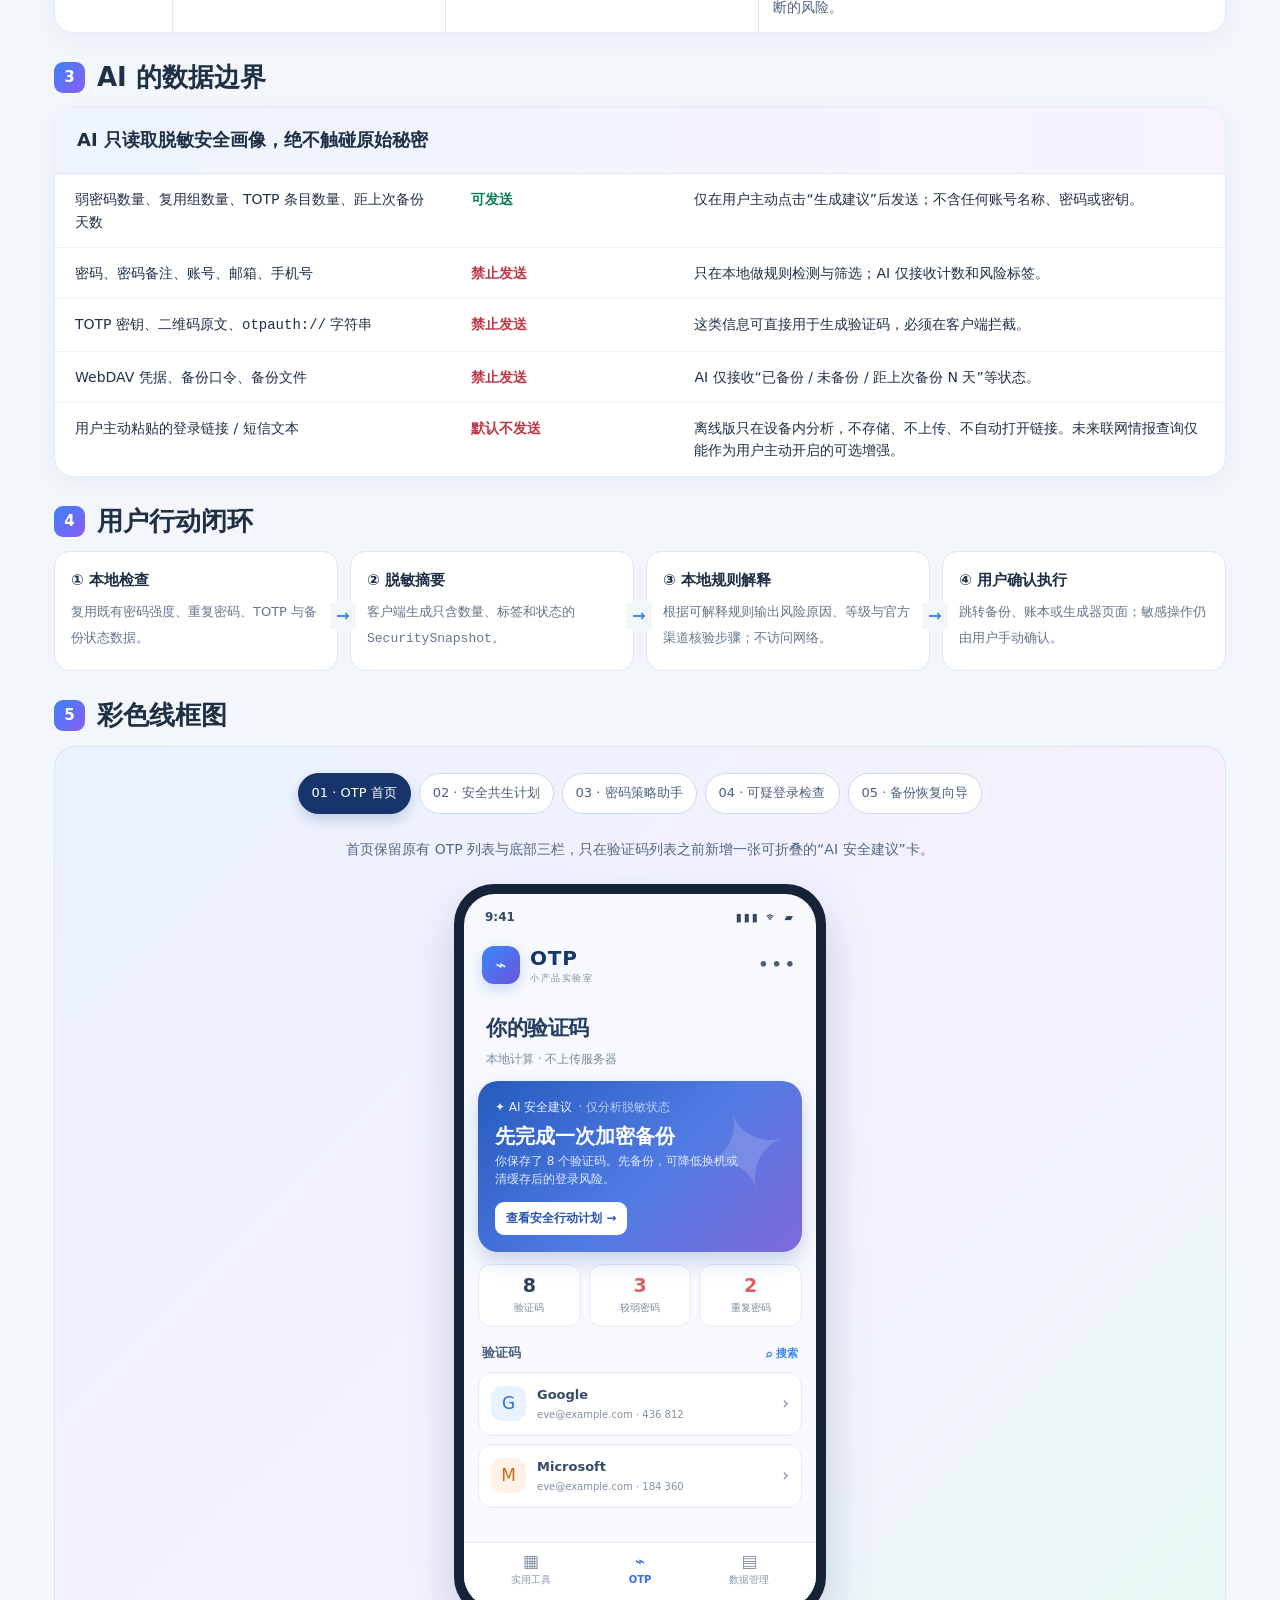
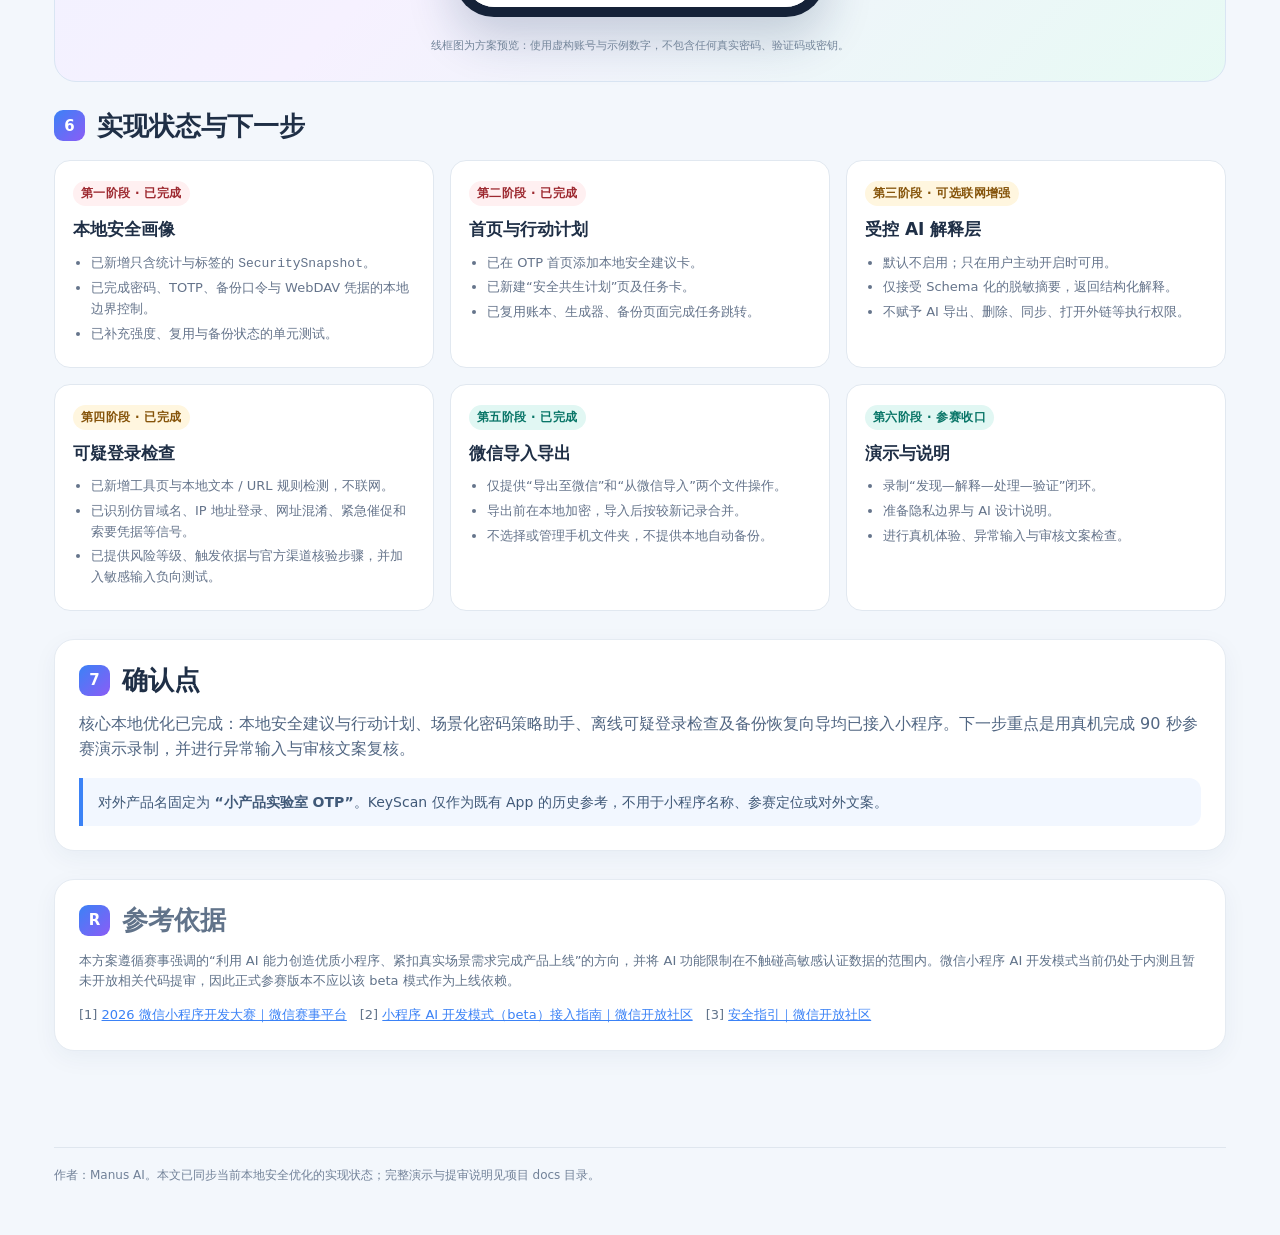
<file: docs/小产品实验室OTP-二次优化方案与彩色线框图.html>
<!doctype html>
<html lang="zh-CN">
<head>
  <meta charset="utf-8" />
  <meta name="viewport" content="width=device-width, initial-scale=1" />
  <title>小产品实验室 OTP｜二次优化方案与彩色线框图</title>
  <style>
    :root {
      --navy: #17356a;
      --blue: #3b82f6;
      --blue-soft: #e9f2ff;
      --indigo: #5965d8;
      --purple: #8b5cf6;
      --purple-soft: #f2ebff;
      --teal: #0f9b8e;
      --teal-soft: #e1f7f3;
      --orange: #e9822d;
      --orange-soft: #fff1e6;
      --green: #23a16a;
      --green-soft: #e5f7ee;
      --red: #df5f66;
      --red-soft: #fff0f1;
      --amber: #d68a14;
      --amber-soft: #fff6df;
      --ink: #1f2f46;
      --muted: #65748b;
      --line: #dfe6ef;
      --paper: #ffffff;
      --canvas: #f3f7fc;
      --shadow: 0 18px 48px rgba(31, 57, 97, .12);
      --phone-shadow: 0 22px 48px rgba(22, 48, 89, .20);
      font-family: Inter, ui-sans-serif, system-ui, -apple-system, BlinkMacSystemFont, "PingFang SC", "Microsoft YaHei", Arial, sans-serif;
    }
    * { box-sizing: border-box; }
    html { scroll-behavior: smooth; }
    body { margin: 0; background: var(--canvas); color: var(--ink); line-height: 1.6; }
    a { color: var(--blue); }
    .hero { background: radial-gradient(circle at 10% 10%, rgba(83, 118, 242, .25), transparent 32%), radial-gradient(circle at 88% 22%, rgba(21, 168, 150, .20), transparent 30%), linear-gradient(135deg, #102d60, #234f9c); color: white; padding: 64px 24px 72px; }
    .hero-inner, main, footer { max-width: 1220px; margin: auto; }
    .eyebrow { display: inline-flex; align-items: center; gap: 8px; padding: 6px 12px; border-radius: 999px; background: rgba(255,255,255,.14); border: 1px solid rgba(255,255,255,.18); font-size: 13px; letter-spacing: .08em; }
    .hero h1 { max-width: 840px; margin: 18px 0 12px; font-size: clamp(34px, 5vw, 58px); line-height: 1.12; letter-spacing: -.03em; }
    .hero p { max-width: 760px; margin: 0; color: #dae8ff; font-size: 17px; }
    .meta { display: flex; flex-wrap: wrap; gap: 10px; margin-top: 26px; }
    .meta span { background: rgba(7, 22, 51, .24); border: 1px solid rgba(255,255,255,.15); border-radius: 8px; padding: 6px 10px; color: #e7f0ff; font-size: 13px; }
    main { padding: 32px 24px 56px; }
    section { margin: 28px 0; scroll-margin-top: 20px; }
    .section-title { display: flex; align-items: center; gap: 12px; margin: 0 0 14px; font-size: 26px; line-height: 1.25; }
    .section-title .num { display: inline-grid; place-items: center; width: 31px; height: 31px; border-radius: 9px; color: white; background: linear-gradient(135deg, var(--blue), var(--purple)); font-size: 15px; }
    .card { background: var(--paper); border: 1px solid #e5ebf2; border-radius: 20px; box-shadow: 0 7px 24px rgba(23, 53, 106, .05); padding: 24px; }
    .principle { display: grid; grid-template-columns: 1.2fr .8fr; gap: 22px; background: linear-gradient(135deg, #f0f7ff, #f8f5ff); border: 1px solid #dce8fb; }
    .principle h2 { margin: 0 0 10px; font-size: 28px; letter-spacing: -.02em; }
    .principle p { margin: 0; color: #455a76; }
    .rule { padding: 18px; border-radius: 16px; background: white; border: 1px solid #e3e9f3; }
    .rule b { display: block; color: var(--navy); margin-bottom: 6px; }
    .rule span { font-size: 14px; color: var(--muted); }
    .grid { display: grid; gap: 16px; }
    .grid-3 { grid-template-columns: repeat(3, 1fr); }
    .grid-2 { grid-template-columns: repeat(2, 1fr); }
    .mini-card { border: 1px solid #e1e8f0; border-radius: 16px; padding: 18px; background: white; }
    .mini-card h3 { margin: 0 0 7px; font-size: 17px; }
    .mini-card p { color: var(--muted); font-size: 14px; margin: 0; }
    .pill { display: inline-flex; align-items: center; padding: 3px 8px; margin-bottom: 10px; border-radius: 999px; font-size: 12px; font-weight: 700; letter-spacing: .03em; }
    .p0 { color: #9d2930; background: var(--red-soft); }
    .p1 { color: #855309; background: var(--amber-soft); }
    .p2 { color: #087567; background: var(--teal-soft); }
    table { width: 100%; border-collapse: collapse; overflow: hidden; border-radius: 14px; border-style: hidden; box-shadow: 0 0 0 1px #e3e8f0; font-size: 14px; }
    th, td { padding: 13px 14px; text-align: left; vertical-align: top; border: 1px solid #e3e8f0; }
    th { color: #425570; background: #f7f9fc; font-weight: 700; }
    td { color: #51647d; }
    td strong { color: var(--ink); }
    .callout { border-left: 4px solid var(--blue); padding: 13px 15px; background: #f2f7ff; border-radius: 0 12px 12px 0; color: #405978; font-size: 14px; }
    .boundary { overflow: hidden; padding: 0; }
    .boundary-head { padding: 18px 22px; background: linear-gradient(90deg, #eef5ff, #f7f3ff); border-bottom: 1px solid #e2e9f4; }
    .boundary-head h3 { margin: 0; font-size: 18px; }
    .boundary-row { display: grid; grid-template-columns: 1.15fr .65fr 1.6fr; gap: 0; }
    .boundary-row > div { padding: 14px 20px; border-bottom: 1px solid #edf0f5; font-size: 14px; }
    .boundary-row:last-child > div { border-bottom: 0; }
    .allow { color: #0b7b53; font-weight: 750; }
    .deny { color: #bd3645; font-weight: 750; }
    .flow { display: grid; grid-template-columns: repeat(4, 1fr); gap: 12px; align-items: stretch; }
    .flow-step { position: relative; background: white; border: 1px solid #e0e7f1; border-radius: 15px; padding: 16px; min-height: 120px; }
    .flow-step:not(:last-child)::after { content: "→"; position: absolute; right: -19px; top: 43%; width: 26px; height: 26px; display: grid; place-items: center; color: var(--blue); background: var(--canvas); font-weight: 800; z-index: 2; }
    .flow-step b { display: block; margin-bottom: 6px; font-size: 15px; }
    .flow-step span { color: var(--muted); font-size: 13px; }
    .wireframe-stage { margin-top: 14px; padding: 26px; border-radius: 22px; background: linear-gradient(135deg, #eaf2ff, #f6f1ff 55%, #e7faf4); border: 1px solid #d9e5f3; }
    .screen-tabs { display: flex; flex-wrap: wrap; justify-content: center; gap: 8px; margin: 0 auto 24px; }
    .screen-tab { cursor: pointer; border: 1px solid #cbd9eb; color: #4c617f; background: white; padding: 9px 13px; border-radius: 999px; font: inherit; font-size: 13px; transition: .2s; }
    .screen-tab:hover { transform: translateY(-1px); border-color: #92afe0; }
    .screen-tab.active { background: var(--navy); border-color: var(--navy); color: white; box-shadow: 0 6px 14px rgba(23,53,106,.2); }
    .screen-description { max-width: 740px; margin: 0 auto 24px; text-align: center; color: #526683; font-size: 14px; }
    .phone { width: min(100%, 372px); min-height: 733px; margin: auto; padding: 10px; border-radius: 40px; background: #152238; box-shadow: var(--phone-shadow); }
    .phone-inner { position: relative; min-height: 713px; overflow: hidden; border-radius: 31px; background: #f7f9fc; }
    .status { display: flex; justify-content: space-between; align-items: center; padding: 14px 21px 6px; color: #334862; font-weight: 700; font-size: 12px; }
    .status-icons { letter-spacing: 2px; font-size: 11px; }
    .app-top { display: flex; align-items: center; padding: 13px 18px 14px; }
    .brand-mark { display: grid; place-items: center; width: 38px; height: 38px; border-radius: 12px; color: white; font-size: 18px; background: linear-gradient(135deg, #3c86ff, #6856d9); box-shadow: 0 5px 13px rgba(59,130,246,.26); }
    .brand-copy { margin-left: 10px; line-height: 1.1; }
    .brand-copy b { display: block; color: var(--navy); font-size: 20px; letter-spacing: .04em; }
    .brand-copy span { display: block; margin-top: 5px; color: #7a899d; font-size: 9px; letter-spacing: .17em; }
    .more { margin-left: auto; color: #4d5d76; letter-spacing: 3px; font-weight: 900; }
    .screen { display: none; padding: 0 14px 80px; }
    .screen.active { display: block; }
    .welcome { padding: 14px 8px 12px; }
    .welcome h3 { margin: 0; color: #253d63; font-size: 21px; letter-spacing: -.02em; }
    .welcome p { margin: 4px 0 0; color: #7a899d; font-size: 12px; }
    .security-card { position: relative; overflow: hidden; border-radius: 20px; padding: 17px; color: white; background: linear-gradient(135deg, #265bbe, #507be3 54%, #8069db); box-shadow: 0 10px 20px rgba(57,96,191,.23); }
    .security-card::after { content: "✦"; position: absolute; right: 12px; top: -14px; color: rgba(255,255,255,.16); font-size: 108px; transform: rotate(-18deg); }
    .card-label { position: relative; z-index: 1; display: flex; align-items: center; gap: 6px; font-size: 12px; color: #e6efff; }
    .security-card h4 { position: relative; z-index: 1; margin: 7px 0 4px; font-size: 20px; line-height: 1.2; }
    .security-card p { position: relative; z-index: 1; max-width: 245px; margin: 0; color: #e0ebff; font-size: 12px; line-height: 1.5; }
    .security-cta { position: relative; z-index: 1; display: inline-block; margin-top: 14px; padding: 7px 11px; border-radius: 9px; background: white; color: #2854ad; font-size: 12px; font-weight: 800; }
    .summary-grid { display: grid; grid-template-columns: repeat(3, 1fr); gap: 8px; margin: 12px 0 14px; }
    .summary { padding: 10px 8px; border: 1px solid #e4eaf3; border-radius: 13px; background: white; text-align: center; }
    .summary b { display: block; color: #2f4161; font-size: 19px; line-height: 1.1; }
    .summary span { display: block; margin-top: 4px; color: #7a899d; font-size: 10px; }
    .summary.warn b { color: var(--red); }
    .section-label { display: flex; justify-content: space-between; align-items: center; margin: 16px 4px 8px; color: #4d607a; font-size: 13px; font-weight: 800; }
    .section-label em { color: var(--blue); font-style: normal; font-size: 11px; font-weight: 700; }
    .action-row { display: flex; align-items: center; gap: 11px; padding: 12px; margin-bottom: 8px; background: white; border: 1px solid #e4eaf3; border-radius: 15px; }
    .action-icon { display: grid; flex: 0 0 35px; place-items: center; width: 35px; height: 35px; border-radius: 11px; font-size: 17px; }
    .action-icon.blue { color: #266fe7; background: var(--blue-soft); }
    .action-icon.red { color: #d44e5a; background: var(--red-soft); }
    .action-icon.orange { color: #c47111; background: var(--orange-soft); }
    .action-main { min-width: 0; flex: 1; }
    .action-main b { display: block; color: #354a67; font-size: 13px; }
    .action-main span { display: block; overflow: hidden; margin-top: 1px; color: #8190a4; font-size: 10px; text-overflow: ellipsis; white-space: nowrap; }
    .go { color: #7d8da4; font-size: 17px; }
    .tabbar { position: absolute; right: 0; bottom: 0; left: 0; display: grid; grid-template-columns: repeat(3, 1fr); height: 65px; padding: 7px 12px 9px; background: rgba(255,255,255,.96); border-top: 1px solid #e6ebf2; text-align: center; }
    .tabitem { color: #8996a8; font-size: 10px; }
    .tabitem b { display: block; font-size: 17px; line-height: 22px; }
    .tabitem.active { color: #386ee0; font-weight: 800; }
    .back { display: inline-flex; align-items: center; gap: 6px; color: #4b6180; font-size: 13px; }
    .screen-title { margin: 16px 4px 3px; color: #294263; font-size: 24px; line-height: 1.25; }
    .screen-subtitle { margin: 0 4px 15px; color: #8290a4; font-size: 12px; }
    .privacy-note { display: flex; align-items: flex-start; gap: 7px; padding: 10px 11px; margin: 0 2px 13px; border: 1px solid #cce7de; border-radius: 11px; background: #effbf6; color: #28745d; font-size: 11px; line-height: 1.5; }
    .plan-hero { margin: 0 2px 12px; border-radius: 18px; padding: 16px; color: white; background: linear-gradient(135deg, #226d9f, #2ea888); }
    .plan-hero span { display: block; color: #dffaf3; font-size: 11px; }
    .plan-hero b { display: block; margin: 4px 0; font-size: 21px; }
    .plan-hero small { display: block; color: #d9f8ef; font-size: 11px; }
    .task { display: flex; gap: 10px; padding: 12px 10px; margin-bottom: 8px; border: 1px solid #e3e9f1; border-radius: 14px; background: white; }
    .task-no { display: grid; place-items: center; flex: 0 0 25px; height: 25px; border-radius: 9px; background: #e8f2ff; color: #2c72d9; font-size: 12px; font-weight: 800; }
    .task-main { flex: 1; }
    .task-main b { display: block; color: #304965; font-size: 13px; }
    .task-main p { margin: 2px 0 5px; color: #76879e; font-size: 10px; line-height: 1.45; }
    .tag { display: inline-block; padding: 2px 6px; border-radius: 5px; background: #f2f6fb; color: #5c6f88; font-size: 9px; }
    .task .arrow { align-self: center; color: #7990af; font-size: 18px; }
    .progress { height: 5px; overflow: hidden; margin: 13px 3px 4px; border-radius: 5px; background: #e4ebe8; }
    .progress i { display: block; width: 33%; height: 100%; border-radius: 5px; background: #21a27a; }
    .progress-copy { margin: 0 3px; color: #708398; font-size: 10px; }
    .panel { margin: 0 2px 12px; padding: 14px; border: 1px solid #e2e9f2; border-radius: 16px; background: white; }
    .panel-title { display: flex; justify-content: space-between; align-items: baseline; margin-bottom: 10px; }
    .panel-title b { color: #354d69; font-size: 14px; }
    .panel-title span { color: #8391a4; font-size: 10px; }
    .segmented { display: flex; padding: 3px; border-radius: 11px; background: #f1f5fa; }
    .segmented span { flex: 1; padding: 6px 2px; border-radius: 8px; color: #738499; font-size: 10px; text-align: center; }
    .segmented span.active { color: #2e64ce; background: white; box-shadow: 0 2px 5px rgba(31,59,102,.10); font-weight: 800; }
    .slider-line { display: flex; align-items: center; gap: 10px; margin: 14px 0 7px; }
    .slider-line b { color: #34506d; font-size: 27px; line-height: 1; }
    .slider { position: relative; flex: 1; height: 5px; border-radius: 5px; background: #dfe7f2; }
    .slider::before { content: ""; position: absolute; width: 68%; height: 100%; border-radius: 5px; background: #4a86f3; }
    .slider::after { content: ""; position: absolute; top: -5px; left: calc(68% - 7px); width: 14px; height: 14px; border: 3px solid #4a86f3; border-radius: 50%; background: white; }
    .options { display: flex; flex-wrap: wrap; gap: 7px; margin-top: 12px; }
    .option { padding: 6px 8px; border: 1px solid #dfe7f0; border-radius: 8px; color: #71849d; font-size: 10px; }
    .option.on { color: #396dcf; border-color: #aac9fb; background: #edf5ff; font-weight: 800; }
    .ai-tip { display: flex; gap: 9px; margin: 0 2px; padding: 12px; border: 1px solid #e6dafa; border-radius: 14px; background: #faf7ff; }
    .ai-tip .spark { display: grid; place-items: center; flex: 0 0 28px; height: 28px; border-radius: 10px; color: #7b57d6; background: #eee6ff; }
    .ai-tip b { display: block; color: #5d4797; font-size: 11px; }
    .ai-tip p { margin: 2px 0 0; color: #7b728f; font-size: 10px; line-height: 1.45; }
    .primary-btn { display: block; margin: 14px 2px 0; padding: 12px; border-radius: 13px; color: white; background: linear-gradient(90deg, #407df1, #655be0); font-size: 13px; font-weight: 800; text-align: center; }
    .input-mock { display: flex; align-items: center; min-height: 84px; padding: 11px; border: 1.5px dashed #b8c8dc; border-radius: 15px; background: #fbfcfe; color: #9aa8b9; font-size: 11px; }
    .check-list { margin-top: 12px; }
    .check { display: flex; gap: 8px; align-items: flex-start; margin: 8px 0; color: #667a94; font-size: 11px; }
    .check b { display: grid; place-items: center; flex: 0 0 17px; height: 17px; border-radius: 50%; background: #e9f7ef; color: #31946a; font-size: 10px; }
    .risk-box { display: flex; align-items: center; gap: 11px; margin: 14px 2px 0; padding: 13px; border-radius: 15px; border: 1px solid #f3d7ab; background: #fff8e9; }
    .risk-box .warn { display: grid; place-items: center; flex: 0 0 31px; height: 31px; border-radius: 10px; background: #fff0c8; color: #c17a12; }
    .risk-box b { display: block; color: #9a6517; font-size: 12px; }
    .risk-box span { display: block; color: #aa884f; font-size: 10px; line-height: 1.4; }
    .backup-banner { border-radius: 18px; padding: 16px; color: white; background: linear-gradient(135deg, #2470a8, #329b83); }
    .backup-banner span { color: #e0f8f1; font-size: 11px; }
    .backup-banner b { display: block; margin: 3px 0 7px; font-size: 20px; }
    .backup-banner small { color: #d7f5ed; font-size: 10px; }
    .backup-status { display: grid; grid-template-columns: 1fr 1fr; gap: 9px; margin: 12px 0; }
    .status-cell { padding: 11px; border-radius: 14px; border: 1px solid #e2e9f1; background: white; }
    .status-cell span { display: block; color: #8291a3; font-size: 10px; }
    .status-cell b { display: block; margin-top: 4px; color: #354e6c; font-size: 14px; }
    .status-cell.warn b { color: #c98018; }
    .note { font-size: 11px; color: #73859a; text-align: center; margin: 20px 0 0; }
    .implementation { margin-top: 18px; }
    .implementation .mini-card { min-height: 172px; }
    .implementation .mini-card ul { margin: 9px 0 0; padding-left: 18px; color: var(--muted); font-size: 13px; }
    .implementation .mini-card li { margin: 4px 0; }
    footer { padding: 0 24px 40px; color: #718198; font-size: 12px; }
    footer p { border-top: 1px solid #dfe6ee; padding-top: 18px; }
    @media (max-width: 850px) {
      .principle, .grid-3, .grid-2 { grid-template-columns: 1fr; }
      .flow { grid-template-columns: 1fr 1fr; }
      .flow-step:nth-child(2)::after { display: none; }
      .boundary-row { grid-template-columns: 1.1fr .65fr 1.3fr; }
    }
    @media (max-width: 540px) {
      .hero { padding: 48px 20px 52px; }
      main { padding: 24px 14px 42px; }
      .card { padding: 18px; }
      .section-title { font-size: 23px; }
      .flow { grid-template-columns: 1fr; }
      .flow-step:not(:last-child)::after { display: none; }
      .boundary-row { display: block; padding: 10px 16px; border-bottom: 1px solid #edf0f5; }
      .boundary-row > div { padding: 3px 0; border: 0; }
      .boundary-row > div:first-child { color: #314865; font-weight: 700; }
      .phone { width: 100%; max-width: 372px; }
      .wireframe-stage { padding: 16px 10px; }
    }
    @media print { .hero { padding: 28px; } .wireframe-stage { break-inside: avoid; } .screen-tabs { display: none; } .screen { display: none !important; } .screen.active { display: block !important; } }
  </style>
</head>
<body>
  <header class="hero">
    <div class="hero-inner">
      <div class="eyebrow">2026 微信小程序开发大赛 · 「与 AI 共生」</div>
      <h1>小产品实验室 OTP<br>二次优化方案与彩色线框图</h1>
      <p>本方案以现有小程序为唯一产品主体。目标不是让 AI 接触密码和验证码，而是用 AI 将本地安全状态转化为可理解、可执行、由用户确认完成的行动计划。</p>
      <div class="meta"><span>产品：小产品实验室 OTP</span><span>版本：二次优化提案 v1.2</span><span>状态：本地安全优化已实现并通过回归测试</span><span>日期：2026-08-25</span></div>
    </div>
  </header>

  <main>
    <section class="card principle">
      <div>
        <div class="eyebrow" style="color:#3d69bb;background:#e7f0ff;border-color:#cbdcf8">产品原则</div>
        <h2>秘密留在本机，AI 帮用户完成安全行动。</h2>
        <p>当前 OTP 已具备本地 TOTP、密码账本、弱密码与重复密码检查、密码生成器及加密备份能力。二次优化只补足“看懂风险、排出先后、完成改进”的一层体验，不改变本地优先的产品根基。</p>
      </div>
      <div class="rule"><b>对外定位建议</b><span>小产品实验室 OTP 是本地优先的两步验证码与密码管理小程序。验证码、密码和备份口令只在用户设备上处理；AI 仅根据脱敏后的风险信号，帮助用户完成备份、修复复用密码并避开可疑登录。</span></div>
    </section>

    <section>
      <h2 class="section-title"><span class="num">1</span>本轮优化范围</h2>
      <div class="grid grid-3">
        <article class="mini-card"><span class="pill p0">P0 · 已实现</span><h3>本地安全建议卡</h3><p>OTP 首页已新增本地生成的安全摘要，并提供明确的“查看安全行动计划”入口。</p></article>
        <article class="mini-card"><span class="pill p0">P0 · 已实现</span><h3>安全共生计划</h3><p>已将弱密码、密码复用、TOTP 未备份等风险转化为按优先级排列的任务卡，并跳转到已有功能页。</p></article>
        <article class="mini-card"><span class="pill p1">P1 · 已实现</span><h3>本地密码策略助手</h3><p>已提供日常账号、重要账号、需要手抄与临时一次性四种策略；密码仍使用现有本地随机逻辑生成。</p></article>
        <article class="mini-card"><span class="pill p1">P1 · 离线可用</span><h3>可疑登录检查</h3><p>新增完全离线的检查页；仅在设备内解析用户主动粘贴的链接或文本，按可解释规则提示风险与核验步骤，不发起网络请求。</p></article>
        <article class="mini-card"><span class="pill p2">P2 · 已实现</span><h3>微信导入导出</h3><p>数据管理页仅保留“导出至微信”与“从微信导入”两个操作；备份文件在发送前本地加密。</p></article>
        <article class="mini-card"><span class="pill p2">P2 · 收口</span><h3>参赛展示闭环</h3><p>用“发现—解释—处理—备份验证”串起 90 秒演示；强调 AI 不读取秘密、无自动执行权限。</p></article>
      </div>
    </section>

    <section>
      <h2 class="section-title"><span class="num">2</span>现有能力如何被优化</h2>
      <div class="card" style="padding:0;overflow:auto">
        <table>
          <thead><tr><th>现有页面 / 能力</th><th>现状</th><th>二次优化</th><th>用户获得的结果</th></tr></thead>
          <tbody>
            <tr><td><strong>OTP 首页</strong></td><td>展示 TOTP 列表，支持搜索、添加、复制。</td><td>增加“AI 安全建议”卡及安全摘要。</td><td>无需先理解安全术语，也能看到今天最应处理的事。</td></tr>
            <tr><td><strong>密码账本</strong></td><td>已经标识弱密码、重复密码。</td><td>按任务卡跳转并自动带入“弱密码 / 重复密码”筛选。</td><td>从“知道有问题”变成“立即定位问题”。</td></tr>
            <tr><td><strong>密码生成器</strong></td><td>长度、大小写、数字、符号等可配置。</td><td>增加场景策略预设与简短解释。</td><td>用户不用自己猜参数，仍能获得本地生成的随机密码。</td></tr>
            <tr><td><strong>本地 / 云端备份</strong></td><td>已有加密导出、恢复、WebDAV 相关入口。</td><td>增加备份健康度、未备份 TOTP 提醒与恢复前检查。</td><td>把备份从“数据管理选项”提升为验证码安全保障。</td></tr>
            <tr><td><strong>实用工具</strong></td><td>密码账本、二维码转换、密码生成器。</td><td>新增完全离线的“可疑登录检查”。</td><td>在输入验证码之前，先识别仿冒链接、紧急催促和索要凭据等本地可判断的风险。</td></tr>
          </tbody>
        </table>
      </div>
    </section>

    <section>
      <h2 class="section-title"><span class="num">3</span>AI 的数据边界</h2>
      <div class="card boundary">
        <div class="boundary-head"><h3>AI 只读取脱敏安全画像，绝不触碰原始秘密</h3></div>
        <div class="boundary-row"><div>弱密码数量、复用组数量、TOTP 条目数量、距上次备份天数</div><div class="allow">可发送</div><div>仅在用户主动点击“生成建议”后发送；不含任何账号名称、密码或密钥。</div></div>
        <div class="boundary-row"><div>密码、密码备注、账号、邮箱、手机号</div><div class="deny">禁止发送</div><div>只在本地做规则检测与筛选；AI 仅接收计数和风险标签。</div></div>
        <div class="boundary-row"><div>TOTP 密钥、二维码原文、<code>otpauth://</code> 字符串</div><div class="deny">禁止发送</div><div>这类信息可直接用于生成验证码，必须在客户端拦截。</div></div>
        <div class="boundary-row"><div>WebDAV 凭据、备份口令、备份文件</div><div class="deny">禁止发送</div><div>AI 仅接收“已备份 / 未备份 / 距上次备份 N 天”等状态。</div></div>
        <div class="boundary-row"><div>用户主动粘贴的登录链接 / 短信文本</div><div class="deny">默认不发送</div><div>离线版只在设备内分析，不存储、不上传、不自动打开链接。未来联网情报查询仅能作为用户主动开启的可选增强。</div></div>
      </div>
    </section>

    <section>
      <h2 class="section-title"><span class="num">4</span>用户行动闭环</h2>
      <div class="flow">
        <div class="flow-step"><b>① 本地检查</b><span>复用既有密码强度、重复密码、TOTP 与备份状态数据。</span></div>
        <div class="flow-step"><b>② 脱敏摘要</b><span>客户端生成只含数量、标签和状态的 <code>SecuritySnapshot</code>。</span></div>
        <div class="flow-step"><b>③ 本地规则解释</b><span>根据可解释规则输出风险原因、等级与官方渠道核验步骤；不访问网络。</span></div>
        <div class="flow-step"><b>④ 用户确认执行</b><span>跳转备份、账本或生成器页面；敏感操作仍由用户手动确认。</span></div>
      </div>
    </section>

    <section>
      <h2 class="section-title"><span class="num">5</span>彩色线框图</h2>
      <div class="wireframe-stage">
        <div class="screen-tabs" role="tablist" aria-label="线框图页面选择">
          <button class="screen-tab active" data-screen="home">01 · OTP 首页</button>
          <button class="screen-tab" data-screen="plan">02 · 安全共生计划</button>
          <button class="screen-tab" data-screen="generator">03 · 密码策略助手</button>
          <button class="screen-tab" data-screen="check">04 · 可疑登录检查</button>
          <button class="screen-tab" data-screen="backup">05 · 备份恢复向导</button>
        </div>
        <p class="screen-description" id="screenDesc">首页保留原有 OTP 列表与底部三栏，只在验证码列表之前新增一张可折叠的“AI 安全建议”卡。</p>

        <div class="phone" aria-label="小程序彩色线框图">
          <div class="phone-inner">
            <div class="status"><span>9:41</span><span class="status-icons">▮▮▮ ᯤ ▰</span></div>
            <div class="app-top"><div class="brand-mark">⌁</div><div class="brand-copy"><b>OTP</b><span>小产品实验室</span></div><div class="more">•••</div></div>

            <div id="home" class="screen active">
              <div class="welcome"><h3>你的验证码</h3><p>本地计算 · 不上传服务器</p></div>
              <div class="security-card"><div class="card-label">✦ AI 安全建议 <span style="opacity:.75">· 仅分析脱敏状态</span></div><h4>先完成一次加密备份</h4><p>你保存了 8 个验证码。先备份，可降低换机或清缓存后的登录风险。</p><span class="security-cta">查看安全行动计划 →</span></div>
              <div class="summary-grid"><div class="summary"><b>8</b><span>验证码</span></div><div class="summary warn"><b>3</b><span>较弱密码</span></div><div class="summary warn"><b>2</b><span>重复密码</span></div></div>
              <div class="section-label"><span>验证码</span><em>⌕ 搜索</em></div>
              <div class="action-row"><div class="action-icon blue">G</div><div class="action-main"><b>Google</b><span>eve@example.com · 436 812</span></div><div class="go">›</div></div>
              <div class="action-row"><div class="action-icon orange">M</div><div class="action-main"><b>Microsoft</b><span>eve@example.com · 184 360</span></div><div class="go">›</div></div>
            </div>

            <div id="plan" class="screen">
              <div class="back">‹ 返回 OTP</div><h2 class="screen-title">安全共生计划</h2><p class="screen-subtitle">AI 只使用脱敏状态，所有操作仍由你确认。</p>
              <div class="privacy-note"><span>◉</span><span>本次分析不含密码、验证码密钥、账号名或备份口令。</span></div>
              <div class="plan-hero"><span>本周安全进度</span><b>已完成 1 / 3 项</b><small>先保护无法轻易找回的验证码，再处理可替换的密码。</small><div class="progress"><i></i></div><p class="progress-copy">还差 2 项，就能完成本周基础防护。</p></div>
              <div class="task"><div class="task-no">1</div><div class="task-main"><b>备份 8 个验证码</b><p>换机、清缓存或掉登录态时，备份是恢复验证码的重要保障。</p><span class="tag">打开微信导入导出</span></div><div class="arrow">›</div></div>
              <div class="task"><div class="task-no">2</div><div class="task-main"><b>处理 2 组重复密码</b><p>同一密码被多个账号使用时，一个站点泄露可能影响其他账号。</p><span class="tag">查看重复密码</span></div><div class="arrow">›</div></div>
              <div class="task"><div class="task-no">3</div><div class="task-main"><b>升级 3 个较弱密码</b><p>使用本地密码生成器创建更长、更多样的随机密码。</p><span class="tag">打开密码生成器</span></div><div class="arrow">›</div></div>
            </div>

            <div id="generator" class="screen">
              <div class="back">‹ 返回安全计划</div><h2 class="screen-title">密码策略助手</h2><p class="screen-subtitle">AI 推荐参数；密码只在本地随机生成。</p>
              <div class="panel"><div class="panel-title"><b>使用场景</b><span>可随时调整</span></div><div class="segmented"><span>普通账号</span><span class="active">重要账号</span><span>仅临时用</span></div></div>
              <div class="panel"><div class="panel-title"><b>推荐长度</b><span>16 位</span></div><div class="slider-line"><b>16</b><div class="slider"></div></div><div class="options"><span class="option on">✓ 小写</span><span class="option on">✓ 大写</span><span class="option on">✓ 数字</span><span class="option on">✓ 符号</span><span class="option">排除 0O</span></div></div>
              <div class="ai-tip"><div class="spark">✦</div><div><b>为什么这样推荐？</b><p>重要账号建议使用 16 位以上、包含多种字符的随机密码。请保存在密码账本，不要手动复用。</p></div></div>
              <div class="primary-btn">本地生成随机密码</div>
            </div>

            <div id="check" class="screen">
              <div class="back">‹ 返回实用工具</div><h2 class="screen-title">可疑登录检查</h2><p class="screen-subtitle">离线检查链接或短信话术，不需要输入密码或验证码。</p>
              <div class="privacy-note"><span>◉</span><span>不联网、不上传、不保存；所有检查均在当前设备内完成。</span></div>
              <div class="panel"><div class="panel-title"><b>粘贴登录链接或消息</b><span>离线规则检查</span></div><div class="input-mock">例如：收到“账号异常，请在 10 分钟内验证”的短信，或一个要求登录的链接。</div><div class="primary-btn" style="margin:12px 0 0;background:linear-gradient(90deg,#277aa2,#2fa385)">开始本地检查</div></div>
              <div class="risk-box"><div class="warn">!</div><div><b>高风险示例：不要输入验证码</b><span>发现仿冒域名、网址混淆、紧急催促、索要验证码或备份口令时，请改走官方 App 或自行输入已知官网地址核验。</span></div></div>
              <div class="check-list"><div class="check"><b>✓</b><span>规则会说明触发原因与下一步核验方式，绝不自动打开链接。</span></div><div class="check"><b>✓</b><span>如含 TOTP 密钥、密码或验证码，客户端会拒绝检查并提示删除敏感内容。</span></div></div>
            </div>

            <div id="backup" class="screen">
              <div class="back">‹ 返回数据管理</div><h2 class="screen-title">备份恢复向导</h2><p class="screen-subtitle">先检查，再导出；备份口令只由你保管。</p>
              <div class="backup-banner"><span>数据安全状态</span><b>建议今天完成一次备份</b><small>你有 8 个验证码条目。导出的备份加密后由你自行保存。</small></div>
              <div class="backup-status"><div class="status-cell"><span>微信文件备份</span><b>导出后可从微信导入</b></div><div class="status-cell warn"><span>待保护验证码</span><b>8 个</b></div></div>
              <div class="section-label"><span>备份前检查</span><em>2 / 3</em></div>
              <div class="action-row"><div class="action-icon blue">✓</div><div class="action-main"><b>确认备用验证方式</b><span>短信或恢复码可作为账号兜底。</span></div></div>
              <div class="action-row"><div class="action-icon blue">✓</div><div class="action-main"><b>设置并记住备份口令</b><span>小程序无法帮你找回此口令。</span></div></div>
              <div class="action-row"><div class="action-icon orange">3</div><div class="action-main"><b>导出加密备份</b><span>保存到微信收藏、文件或自己的网盘。</span></div><div class="go">›</div></div>
              <div class="primary-btn" style="background:linear-gradient(90deg,#2071a8,#22a16f)">开始创建加密备份</div>
            </div>

            <div class="tabbar"><div class="tabitem"><b>▦</b>实用工具</div><div class="tabitem active"><b>⌁</b>OTP</div><div class="tabitem"><b>▤</b>数据管理</div></div>
          </div>
        </div>
        <p class="note">线框图为方案预览：使用虚构账号与示例数字，不包含任何真实密码、验证码或密钥。</p>
      </div>
    </section>

    <section>
      <h2 class="section-title"><span class="num">6</span>实现状态与下一步</h2>
      <div class="grid grid-3 implementation">
        <article class="mini-card"><span class="pill p0">第一阶段 · 已完成</span><h3>本地安全画像</h3><ul><li>已新增只含统计与标签的 <code>SecuritySnapshot</code>。</li><li>已完成密码、TOTP、备份口令与 WebDAV 凭据的本地边界控制。</li><li>已补充强度、复用与备份状态的单元测试。</li></ul></article>
        <article class="mini-card"><span class="pill p0">第二阶段 · 已完成</span><h3>首页与行动计划</h3><ul><li>已在 OTP 首页添加本地安全建议卡。</li><li>已新建“安全共生计划”页及任务卡。</li><li>已复用账本、生成器、备份页面完成任务跳转。</li></ul></article>
        <article class="mini-card"><span class="pill p1">第三阶段 · 可选联网增强</span><h3>受控 AI 解释层</h3><ul><li>默认不启用；只在用户主动开启时可用。</li><li>仅接受 Schema 化的脱敏摘要，返回结构化解释。</li><li>不赋予 AI 导出、删除、同步、打开外链等执行权限。</li></ul></article>
        <article class="mini-card"><span class="pill p1">第四阶段 · 已完成</span><h3>可疑登录检查</h3><ul><li>已新增工具页与本地文本 / URL 规则检测，不联网。</li><li>已识别仿冒域名、IP 地址登录、网址混淆、紧急催促和索要凭据等信号。</li><li>已提供风险等级、触发依据与官方渠道核验步骤，并加入敏感输入负向测试。</li></ul></article>
        <article class="mini-card"><span class="pill p2">第五阶段 · 已完成</span><h3>微信导入导出</h3><ul><li>仅提供“导出至微信”和“从微信导入”两个文件操作。</li><li>导出前在本地加密，导入后按较新记录合并。</li><li>不选择或管理手机文件夹，不提供本地自动备份。</li></ul></article>
        <article class="mini-card"><span class="pill p2">第六阶段 · 参赛收口</span><h3>演示与说明</h3><ul><li>录制“发现—解释—处理—验证”闭环。</li><li>准备隐私边界与 AI 设计说明。</li><li>进行真机体验、异常输入与审核文案检查。</li></ul></article>
      </div>
    </section>

    <section class="card">
      <h2 class="section-title"><span class="num">7</span>确认点</h2>
      <p style="margin:0;color:#526783">核心本地优化已完成：本地安全建议与行动计划、场景化密码策略助手、离线可疑登录检查及备份恢复向导均已接入小程序。下一步重点是用真机完成 90 秒参赛演示录制，并进行异常输入与审核文案复核。</p>
      <div class="callout" style="margin-top:16px">对外产品名固定为 <strong>“小产品实验室 OTP”</strong>。KeyScan 仅作为既有 App 的历史参考，不用于小程序名称、参赛定位或对外文案。</div>
    </section>

    <section class="card" style="font-size:13px;color:#61738a">
      <h2 class="section-title"><span class="num">R</span>参考依据</h2>
      <p>本方案遵循赛事强调的“利用 AI 能力创造优质小程序、紧扣真实场景需求完成产品上线”的方向，并将 AI 功能限制在不触碰高敏感认证数据的范围内。微信小程序 AI 开发模式当前仍处于内测且暂未开放相关代码提审，因此正式参赛版本不应以该 beta 模式作为上线依赖。</p>
      <p style="margin-bottom:0">[1] <a href="https://contest.weixin.qq.com/eventDetails?id=4598379302114656257">2026 微信小程序开发大赛｜微信赛事平台</a>　[2] <a href="https://developers.weixin.qq.com/miniprogram/dev/ai/guide.html">小程序 AI 开发模式（beta）接入指南｜微信开放社区</a>　[3] <a href="https://developers.weixin.qq.com/miniprogram/dev/framework/security.html">安全指引｜微信开放社区</a></p>
    </section>
  </main>

  <footer><p>作者：Manus AI。本文已同步当前本地安全优化的实现状态；完整演示与提审说明见项目 docs 目录。</p></footer>
  <script>
    const descriptions = {
      home: '首页保留原有 OTP 列表与底部三栏，只在验证码列表之前新增一张可折叠的“AI 安全建议”卡。',
      plan: '安全共生计划把已有的弱密码、重复密码与备份状态转化为三个可点击的行动任务，AI 不接触原始数据。',
      generator: '密码策略助手只推荐生成器参数并解释原因；点击生成后仍由小程序本地随机逻辑产生密码。',
      check: '可疑登录检查面向用户主动粘贴的链接或消息文本；由本地规则解释风险，不联网、不上传，也绝不自动访问外链。',
      backup: '备份恢复向导把“数据管理”变成面向 TOTP 场景的保护流程，明确提示备份口令无法找回。'
    };
    const tabs = document.querySelectorAll('.screen-tab');
    const screens = document.querySelectorAll('.screen');
    const desc = document.getElementById('screenDesc');
    tabs.forEach(tab => tab.addEventListener('click', () => {
      const id = tab.dataset.screen;
      tabs.forEach(x => x.classList.toggle('active', x === tab));
      screens.forEach(x => x.classList.toggle('active', x.id === id));
      desc.textContent = descriptions[id];
    }));
  </script>
</body>
</html>
</file>
<file: docs/style.css>
:root{--ink:#10203b;--muted:#61708a;--line:#dbe4ef;--soft:#f4f8fe;--blue:#2967d9}*{box-sizing:border-box}body{margin:0;background:#fff;color:var(--ink);font-family:-apple-system,BlinkMacSystemFont,"PingFang SC","Microsoft YaHei",sans-serif}main{max-width:1200px;margin:auto;padding:0 36px}.nav{height:86px;display:flex;align-items:center;justify-content:space-between;border-bottom:1px solid var(--line)}a{text-decoration:none;color:inherit}.brand{font-weight:750;font-size:18px}.nav-link{font-size:14px;color:var(--muted)}.hero{min-height:690px;display:flex;align-items:center;gap:80px;padding:80px 50px 56px}.hero-copy{max-width:600px}.eyebrow{color:var(--blue);font-size:12px;letter-spacing:.12em;font-weight:750;margin:0 0 16px}h1{font-size:62px;line-height:1.12;letter-spacing:-.055em;margin:0 0 26px}h2{font-size:38px;letter-spacing:-.04em;line-height:1.2;margin:0 0 34px}.lead{font-size:18px;line-height:1.75;color:var(--muted);max-width:560px}.actions{display:flex;gap:12px;margin:34px 0 18px}.button{padding:13px 21px;border-radius:11px;font-size:15px;font-weight:650}.primary{background:var(--blue);color:#fff}.secondary{border:1px solid #bac9df}.note{font-size:13px;color:#7c8ba2}.phone{width:252px;border-radius:36px;box-shadow:0 32px 70px rgba(20,45,90,.2)}.try-it{display:flex;align-items:center;justify-content:space-between;gap:72px;padding:72px 64px;background:linear-gradient(135deg,#f4f8fe,#edf4ff);border:1px solid #dbe6f8;border-radius:28px}.try-it h2{margin-bottom:16px}.try-it p:not(.eyebrow){max-width:500px;line-height:1.75;color:var(--muted);margin:0}.mini-code{margin:0;flex:0 0 212px;text-align:center}.mini-code img{display:block;width:190px;margin:auto;border-radius:18px;box-shadow:0 12px 34px rgba(26,65,125,.16)}.section,.screens{padding:96px 0;border-top:1px solid var(--line)}.grid{display:grid;grid-template-columns:repeat(2,1fr);border:1px solid var(--line);border-radius:20px;overflow:hidden}.grid article{min-height:215px;padding:30px;border-right:1px solid var(--line);border-bottom:1px solid var(--line)}.grid article:nth-child(even){border-right:0}.grid article:nth-last-child(-n+2){border-bottom:0}.grid span{color:var(--blue);font-size:13px;font-weight:800}.grid h3{font-size:20px;margin:20px 0 10px}.grid p,.principle p{line-height:1.75;color:var(--muted);margin:0}.principle{display:grid;grid-template-columns:1fr 1fr;gap:120px;background:var(--soft);padding:92px 60px;margin:0 -36px}.principle p{font-size:17px;align-self:center}.screen-row{display:flex;gap:24px;max-width:860px;margin:0 auto}.screen-row figure{margin:0;flex:1;max-width:270px}.screen-row img{width:100%;border-radius:24px;box-shadow:0 16px 35px rgba(16,32,59,.15)}figcaption{margin-top:14px;text-align:center;color:var(--muted);font-size:14px}footer{display:flex;justify-content:space-between;padding:36px 0;color:var(--muted);font-size:13px}@media(max-width:760px){main{padding:0 20px}.nav{height:70px}.hero{min-height:auto;display:block;padding:64px 0}.hero-copy{max-width:none}h1{font-size:45px}.phone{display:block;width:230px;margin:48px auto 0}.try-it{display:block;padding:48px 28px}.mini-code{margin-top:34px}.mini-code img{width:176px}.section,.screens{padding:65px 0}h2{font-size:31px}.grid{grid-template-columns:1fr}.grid article,.grid article:nth-child(even){border-right:0;border-bottom:1px solid var(--line)}.grid article:last-child{border-bottom:0}.principle{grid-template-columns:1fr;gap:28px;padding:64px 20px;margin:0 -20px}.screen-row{overflow:auto}.screen-row figure{min-width:210px}footer{flex-direction:column;gap:12px}}
.community{display:grid;grid-template-columns:1fr auto;gap:56px;align-items:center;padding:96px 0;border-top:1px solid var(--line)}.community-copy h2{margin-bottom:16px}.community-copy>p:not(.eyebrow){max-width:560px;color:var(--muted);line-height:1.8}.community-links{display:flex;gap:12px;margin-top:26px}.community-links a{padding:11px 16px;border:1px solid var(--line);border-radius:10px;color:var(--blue);font-size:14px;font-weight:700}.community-codes{display:flex;align-items:center;gap:28px}.community-codes figure{margin:0;text-align:center}.community-codes figure>img{width:142px;border-radius:14px;padding:5px;background:#fff;border:1px solid var(--line)}.community-codes figcaption{line-height:1.55}.support-codes{display:flex;gap:12px}.support-codes a{display:flex;flex-direction:column;gap:7px;align-items:center;color:var(--muted);font-size:12px;font-weight:650}.support-codes img{width:102px;border-radius:12px;border:1px solid var(--line)}@media(max-width:760px){.community{display:block;padding:65px 0}.community-codes{align-items:flex-start;gap:18px;margin-top:34px}.community-codes figure>img{width:120px}.support-codes{gap:8px}.support-codes img{width:78px}.community-links{flex-wrap:wrap}}
.related-note{margin:17px 0 0!important;font-size:13px!important}.related-note a{color:var(--blue);font-weight:700}
.screens-note{margin:-16px 0 30px;color:var(--muted);font-size:15px;line-height:1.7}
.nav-actions{display:flex;align-items:center;gap:18px}.lang-toggle,.coffee-button{font:inherit;cursor:pointer}.lang-toggle{border:1px solid var(--line);background:#fff;color:var(--ink);border-radius:8px;padding:6px 9px;font-size:12px;font-weight:700}.coffee-button{padding:11px 16px;border:1px solid var(--line);background:#fff;border-radius:10px;color:var(--blue);font-size:14px;font-weight:700}.coffee-button:hover,.lang-toggle:hover{border-color:var(--blue)}.coffee-dialog{border:0;border-radius:22px;max-width:520px;padding:38px;background:#fff;color:var(--ink);box-shadow:0 24px 75px rgba(16,32,59,.28)}.coffee-dialog::backdrop{background:rgba(12,25,47,.5)}.coffee-dialog h2{margin-bottom:14px}.coffee-dialog p:not(.eyebrow){color:var(--muted);line-height:1.75;margin:0}.dialog-close{position:absolute;right:18px;top:14px;border:0;background:transparent;font-size:27px;color:var(--muted);cursor:pointer}.coffee-dialog .support-codes{margin-top:26px;justify-content:center}.coffee-dialog .support-codes a{display:flex;flex-direction:column;align-items:center;gap:8px;color:var(--muted);font-size:13px;font-weight:700}.coffee-dialog .support-codes img{width:150px;border-radius:14px;border:1px solid var(--line)}
.hero{position:relative;overflow:hidden;background:linear-gradient(135deg,#0b1e3e,#123a7e 58%,#1f5ad1);color:#fff;border-radius:0 0 34px 34px;min-height:650px}.hero::after{content:"";position:absolute;width:560px;height:560px;right:-160px;top:-280px;border-radius:50%;background:radial-gradient(circle,rgba(112,157,255,.34),transparent 66%);pointer-events:none}.hero-copy,.hero-carousel{position:relative;z-index:1}.hero .eyebrow{color:#b9d4ff}.hero .lead,.hero .note{color:rgba(255,255,255,.74)}.hero .primary{background:#fff;color:#173d82}.hero .secondary{border-color:rgba(255,255,255,.5);color:#fff}.hero-carousel{width:252px;margin:auto}.phone-frame{background:#0a1630;padding:10px;border:1px solid rgba(255,255,255,.22);border-radius:42px;box-shadow:0 24px 60px rgba(0,0,0,.42)}.slides{position:relative;overflow:hidden;border-radius:33px;aspect-ratio:9/19.5;background:#0a1630}.slides img{position:absolute;inset:0;width:100%;height:100%;object-fit:cover;object-position:top;opacity:0;transform:translateX(24px);transition:opacity .7s ease,transform .7s ease}.slides img.active{opacity:1;transform:translateX(0)}.dots{display:flex;gap:8px;justify-content:center;margin-top:16px}.dots button{width:8px;height:8px;padding:0;border:0;border-radius:50%;background:rgba(255,255,255,.36);cursor:pointer;transition:.25s}.dots button.active{background:#fff;transform:scale(1.3)}@media(max-width:760px){.hero{border-radius:0;min-height:auto}.hero-carousel{width:215px;margin-top:42px}}
.try-it{gap:56px;padding:58px 56px}.mini-code{flex-basis:190px}.mini-code img{width:170px}.section,.screens{padding:78px 0}.grid article{min-height:172px;padding:24px 28px}.grid h3{margin:13px 0 8px}.grid p,.principle p{line-height:1.7}.principle{gap:92px;padding:76px 60px}@media(max-width:760px){.try-it{padding:42px 28px}.mini-code{margin-top:30px}.mini-code img{width:168px}.section,.screens{padding:58px 0}.grid article,.grid article:nth-child(even){min-height:0}.principle{padding:56px 20px}}
.coffee-top{border:0;background:#c28a22;color:#1f1707;border-radius:999px;padding:9px 16px;box-shadow:inset 0 1px rgba(255,255,255,.28);white-space:nowrap}.coffee-top:hover{border:0;background:#d39a2c}.coffee-top::before{content:"♡";font-size:16px;margin-right:7px;vertical-align:-1px}@media(max-width:760px){.nav-actions{gap:8px}.nav-link{display:none}.coffee-top{padding:8px 11px;font-size:12px}.coffee-top::before{margin-right:4px}}
</file>
<file: site/style.css>
:root{--ink:#10203b;--muted:#61708a;--line:#dbe4ef;--soft:#f4f8fe;--blue:#2967d9}*{box-sizing:border-box}body{margin:0;background:#fff;color:var(--ink);font-family:-apple-system,BlinkMacSystemFont,"PingFang SC","Microsoft YaHei",sans-serif}main{max-width:1200px;margin:auto;padding:0 36px}.nav{height:86px;display:flex;align-items:center;justify-content:space-between;border-bottom:1px solid var(--line)}a{text-decoration:none;color:inherit}.brand{font-weight:750;font-size:18px}.nav-link{font-size:14px;color:var(--muted)}.hero{min-height:690px;display:flex;align-items:center;gap:80px;padding:80px 50px 56px}.hero-copy{max-width:600px}.eyebrow{color:var(--blue);font-size:12px;letter-spacing:.12em;font-weight:750;margin:0 0 16px}h1{font-size:62px;line-height:1.12;letter-spacing:-.055em;margin:0 0 26px}h2{font-size:38px;letter-spacing:-.04em;line-height:1.2;margin:0 0 34px}.lead{font-size:18px;line-height:1.75;color:var(--muted);max-width:560px}.actions{display:flex;gap:12px;margin:34px 0 18px}.button{padding:13px 21px;border-radius:11px;font-size:15px;font-weight:650}.primary{background:var(--blue);color:#fff}.secondary{border:1px solid #bac9df}.note{font-size:13px;color:#7c8ba2}.phone{width:252px;border-radius:36px;box-shadow:0 32px 70px rgba(20,45,90,.2)}.section,.screens{padding:96px 0;border-top:1px solid var(--line)}.grid{display:grid;grid-template-columns:repeat(2,1fr);border:1px solid var(--line);border-radius:20px;overflow:hidden}.grid article{min-height:215px;padding:30px;border-right:1px solid var(--line);border-bottom:1px solid var(--line)}.grid article:nth-child(even){border-right:0}.grid article:nth-last-child(-n+2){border-bottom:0}.grid span{color:var(--blue);font-size:13px;font-weight:800}.grid h3{font-size:20px;margin:20px 0 10px}.grid p,.principle p{line-height:1.75;color:var(--muted);margin:0}.principle{display:grid;grid-template-columns:1fr 1fr;gap:120px;background:var(--soft);padding:92px 60px;margin:0 -36px}.principle p{font-size:17px;align-self:center}.screen-row{display:flex;gap:24px;max-width:860px;margin:0 auto}.screen-row figure{margin:0;flex:1;max-width:270px}.screen-row img{width:100%;border-radius:24px;box-shadow:0 16px 35px rgba(16,32,59,.15)}figcaption{margin-top:14px;text-align:center;color:var(--muted);font-size:14px}footer{display:flex;justify-content:space-between;padding:36px 0;color:var(--muted);font-size:13px}@media(max-width:760px){main{padding:0 20px}.nav{height:70px}.hero{min-height:auto;display:block;padding:64px 0}.hero-copy{max-width:none}h1{font-size:45px}.phone{display:block;width:230px;margin:48px auto 0}.section,.screens{padding:65px 0}h2{font-size:31px}.grid{grid-template-columns:1fr}.grid article,.grid article:nth-child(even){border-right:0;border-bottom:1px solid var(--line)}.grid article:last-child{border-bottom:0}.principle{grid-template-columns:1fr;gap:28px;padding:64px 20px;margin:0 -20px}.screen-row{overflow:auto}.screen-row figure{min-width:210px}footer{flex-direction:column;gap:12px}}
.community{display:grid;grid-template-columns:1fr auto;gap:56px;align-items:center;padding:96px 0;border-top:1px solid var(--line)}.community-copy h2{margin-bottom:16px}.community-copy>p:not(.eyebrow){max-width:560px;color:var(--muted);line-height:1.8}.community-links{display:flex;gap:12px;margin-top:26px}.community-links a{padding:11px 16px;border:1px solid var(--line);border-radius:10px;color:var(--blue);font-size:14px;font-weight:700}.community-codes{display:flex;align-items:center;gap:28px}.community-codes figure{margin:0;text-align:center}.community-codes figure>img{width:142px;border-radius:14px;padding:5px;background:#fff;border:1px solid var(--line)}.community-codes figcaption{line-height:1.55}.support-codes{display:flex;gap:12px}.support-codes a{display:flex;flex-direction:column;gap:7px;align-items:center;color:var(--muted);font-size:12px;font-weight:650}.support-codes img{width:102px;border-radius:12px;border:1px solid var(--line)}@media(max-width:760px){.community{display:block;padding:65px 0}.community-codes{align-items:flex-start;gap:18px;margin-top:34px}.community-codes figure>img{width:120px}.support-codes{gap:8px}.support-codes img{width:78px}.community-links{flex-wrap:wrap}}
.related-note{margin:17px 0 0!important;font-size:13px!important}.related-note a{color:var(--blue);font-weight:700}
.screens-note{margin:-16px 0 30px;color:var(--muted);font-size:15px;line-height:1.7}
</file>
<file: docs/web/styles.css>
:root {
  color-scheme: dark;
  --bg: #0c162c;
  --card: #1c2a41;
  --card2: #15233a;
  --line: #32415a;
  --text: #edf3ff;
  --muted: #8292ad;
  --blue: #80b3ff;
  --pink: #ffb4b8;
  --danger: #ff8d95;
}
* {
  box-sizing: border-box;
}
html,
body {
  margin: 0;
  min-height: 100%;
  background: #070d1a;
  color: var(--text);
  font-family:
    -apple-system, BlinkMacSystemFont, "Segoe UI", "PingFang SC", sans-serif;
}
button,
input,
select,
textarea {
  font: inherit;
}
button {
  cursor: pointer;
}
.desktop-layout {
  width: min(1160px, 100%);
  margin: 0 auto;
  display: grid;
  grid-template-columns: 480px minmax(0, 1fr);
  gap: 54px;
  align-items: center;
}
.hidden {
  display: none !important;
}
.phone-shell {
  width: min(100%, 560px);
  min-height: 100dvh;
  margin: auto;
  background: var(--bg);
  position: relative;
  box-shadow: 0 0 80px #0008;
}
.product-intro {
  max-width: 560px;
  padding: 42px 8px;
}
.intro-brand {
  display: flex;
  align-items: center;
  gap: 13px;
}
.intro-brand img {
  width: 50px;
  height: 50px;
  border-radius: 15px;
}
.intro-brand span,
.intro-brand strong {
  display: block;
}
.intro-brand span {
  color: var(--muted);
  font-size: 13px;
  letter-spacing: 0.16em;
}
.intro-brand strong {
  margin-top: 2px;
  font-size: 20px;
  letter-spacing: 0.08em;
}
.intro-kicker {
  margin: 38px 0 10px;
  color: var(--blue);
  font-size: 12px;
  letter-spacing: 0.18em;
}
.product-intro > h1 {
  margin: 0;
  font-size: clamp(38px, 4.2vw, 58px);
  line-height: 1.12;
  letter-spacing: -0.04em;
}
.intro-lead {
  max-width: 510px;
  margin: 22px 0 28px;
  color: #a4b2c8;
  font-size: 16px;
  line-height: 1.75;
}
.intro-features {
  display: grid;
  grid-template-columns: 1fr 1fr;
  gap: 12px;
}
.intro-features article {
  display: flex;
  gap: 12px;
  min-height: 126px;
  padding: 17px;
  border: 1px solid #273750;
  border-radius: 17px;
  background: #101a2b;
}
.intro-features article > span {
  color: var(--blue);
  font-size: 11px;
  font-weight: 700;
}
.intro-features h2 {
  margin: 0 0 7px;
  font-size: 15px;
}
.intro-features p {
  margin: 0;
  color: var(--muted);
  font-size: 12px;
  line-height: 1.6;
}
.intro-actions {
  display: flex;
  align-items: center;
  flex-wrap: wrap;
  gap: 10px 18px;
  margin-top: 24px;
}
.intro-actions .install-action {
  margin: 0;
}
.intro-actions a {
  color: #9db7dc;
  font-size: 13px;
  text-decoration: none;
}
.intro-actions a:hover {
  color: white;
}
.intro-foot {
  margin: 24px 0 0;
  color: #617089;
  font-size: 12px;
}
.mini-nav {
  height: 64px;
  border-bottom: 1px solid var(--line);
  display: flex;
  align-items: center;
  justify-content: center;
  padding: 0 16px;
  position: relative;
}
.mini-title {
  color: var(--text);
  font-weight: 700;
  text-decoration: none;
  font-size: 18px;
}
.head-actions {
  position: absolute;
  right: 12px;
  display: flex;
  align-items: center;
  gap: 7px;
}
.head-actions > span {
  display: none;
}
.capsule {
  color: var(--text);
  background: #101b30;
  border: 1px solid #56647a;
  border-radius: 18px;
  padding: 7px 11px;
  font-size: 12px;
}
.unlock-card {
  width: calc(100% - 40px);
  max-width: 420px;
  margin: 10vh auto 0;
  padding: 32px 26px;
  border-radius: 24px;
  background: var(--card);
  box-shadow: 0 20px 60px #0003;
}
.unlock-logo {
  width: 58px;
  height: 58px;
  border-radius: 17px;
  object-fit: cover;
}
.eyebrow {
  color: var(--blue);
  font-size: 12px;
  letter-spacing: 0.18em;
  text-transform: uppercase;
  margin: 22px 0 7px;
}
.unlock-card h1 {
  font-size: 27px;
  margin: 0 0 10px;
}
.unlock-card > p {
  color: var(--muted);
  line-height: 1.65;
}
.unlock-card .local-note {
  margin: 12px 0 0;
  text-align: center;
  color: #9fb0c8;
  font-size: 12px;
}
.text-action {
  display: block;
  margin: 8px auto 0;
  padding: 7px;
  border: 0;
  background: transparent;
  color: var(--blue);
  font-size: 12px;
}
.install-action {
  margin-top: 10px;
}
.unlock-card label,
dialog label,
.generator-card > label {
  display: block;
  color: #aebbd0;
  font-size: 13px;
  margin: 16px 0 6px;
}
input,
select,
textarea {
  width: 100%;
  border: 1px solid var(--line);
  background: #101c31;
  color: var(--text);
  border-radius: 12px;
  padding: 12px;
  outline: none;
}
input:focus,
textarea:focus,
select:focus {
  border-color: var(--blue);
}
textarea {
  min-height: 78px;
  resize: vertical;
}
.primary,
.ghost,
.danger,
.round-add {
  border: 0;
  border-radius: 12px;
  padding: 11px 15px;
}
.primary {
  background: #3175e8;
  color: white;
}
.ghost {
  background: #263650;
  color: #dce7f8;
  border: 1px solid #3a4b66;
}
.danger {
  background: #512a35;
  color: #ffbdc1;
}
.wide {
  width: 100%;
  display: block;
  text-align: center;
}
.app-view {
  min-height: calc(100dvh - 64px);
  padding-bottom: 88px;
}
.brandbar {
  height: 105px;
  display: flex;
  align-items: center;
  padding: 18px 25px;
  position: relative;
}
.brandbar > img {
  width: 57px;
  height: 57px;
  border-radius: 16px;
  object-fit: cover;
  box-shadow: 0 4px 14px #0004;
}
.brandbar > div:not(.more-menu) {
  margin-left: 16px;
}
.brandbar h1 {
  font-size: 36px;
  line-height: 1;
  margin: 0;
  letter-spacing: 0.08em;
}
.brandbar p {
  margin: 7px 0 0;
  color: var(--muted);
  letter-spacing: 0.22em;
  font-size: 13px;
}
.more {
  margin-left: auto;
  border: 0;
  background: transparent;
  color: #cbd7eb;
  font-size: 25px;
  letter-spacing: 2px;
}
.more-menu {
  position: absolute;
  z-index: 20;
  right: 20px;
  top: 72px;
  background: #233149;
  border: 1px solid #40506b;
  border-radius: 14px;
  min-width: 170px;
  padding: 6px;
  box-shadow: 0 14px 40px #0007;
}
.more-menu button,
.more-menu a {
  display: block;
  width: 100%;
  border: 0;
  background: transparent;
  color: var(--text);
  text-align: left;
  padding: 12px;
  text-decoration: none;
  border-radius: 9px;
}
.more-menu button:hover,
.more-menu a:hover {
  background: #34435b;
}
.pane {
  padding: 8px 25px 30px;
  min-height: calc(100dvh - 257px);
}
.otp-pane {
  position: relative;
}
.otp-toolbar {
  display: flex;
  gap: 8px;
  margin: 0 0 12px;
}
.otp-toolbar input {
  flex: 1;
}
.otp-toolbar select {
  width: 112px;
}
.token-grid {
  display: grid;
  gap: 14px;
}
.token {
  background: var(--card);
  border-radius: 17px;
  padding: 20px;
  min-height: 112px;
  box-shadow: 0 7px 20px #03071455;
  position: relative;
  display: grid;
  grid-template-columns: 1fr auto;
  grid-template-rows: auto auto;
}
.token:has(.progress i[style*="width:1"]) {
  box-shadow: 0 7px 24px #6a293b40;
}
.token-top {
  display: flex;
  justify-content: space-between;
  grid-row: 1/3;
  align-items: center;
}
.token-top h3 {
  font-size: 19px;
  margin: 0 0 4px;
}
.token-top small {
  font-size: 14px;
  color: #91a1ba;
}
.token-top > div:last-child {
  position: absolute;
  right: 12px;
  top: 9px;
  opacity: 0;
  transition: 0.2s;
}
.token:hover .token-top > div:last-child {
  opacity: 1;
}
.icon-small,
.icon {
  background: transparent;
  border: 0;
  color: #9aacbf;
  font-size: 17px;
}
.code {
  grid-column: 2;
  font-size: 24px;
  font-weight: 700;
  letter-spacing: 0.14em;
  color: var(--blue);
  cursor: pointer;
  align-self: end;
  margin-left: 18px;
  white-space: nowrap;
}
.progress {
  grid-column: 2;
  width: 54px;
  height: 4px;
  background: #3b4b65;
  border-radius: 3px;
  justify-self: end;
  margin-top: 9px;
  overflow: hidden;
}
.progress i {
  display: block;
  height: 100%;
  background: var(--blue);
}
.token > small {
  grid-column: 2;
  color: var(--muted);
  font-size: 11px;
  text-align: right;
  margin-top: 4px;
}
.gesture-tip {
  text-align: center;
  color: #66758d;
  font-size: 14px;
  margin: 24px 0;
}
.empty {
  text-align: center;
  color: var(--muted);
  padding: 70px 20px;
}
.empty > div {
  font-size: 42px;
}
.empty h2 {
  font-size: 18px;
  color: #a7b5ca;
}
.empty p {
  font-size: 14px;
}
.otp-empty {
  padding-top: 95px;
}
.clock-icon {
  width: 68px;
  height: 68px;
  margin: auto;
  border-radius: 50%;
  display: grid;
  place-items: center;
  background: #152c4d;
  color: var(--blue);
}
.fab {
  position: fixed;
  bottom: 98px;
  left: calc(50% + min(230px, 44vw) - 64px);
  width: 50px;
  height: 50px;
  border-radius: 50%;
  border: 0;
  background: #397fea;
  color: white;
  font-size: 28px;
  box-shadow: 0 9px 28px #0007;
}
.section-head {
  display: flex;
  align-items: center;
  justify-content: space-between;
  margin-bottom: 18px;
}
.section-head h2 {
  margin: 0;
  font-size: 24px;
}
.section-head p {
  margin: 5px 0 0;
  color: var(--muted);
  font-size: 13px;
}
.section-actions {
  display: flex;
  align-items: center;
  gap: 8px;
}
.round-add {
  background: #2c72e6;
  color: white;
  width: 43px;
  height: 43px;
  border-radius: 50%;
  font-size: 22px;
}
.toolbar {
  display: flex;
  gap: 10px;
  margin-bottom: 14px;
}
.list {
  display: grid;
  gap: 12px;
}
.password-row,
.settings-list article {
  background: var(--card);
  border-radius: 16px;
  padding: 17px;
  display: flex;
  align-items: center;
  gap: 12px;
}
.password-row > div:first-child {
  min-width: 0;
  flex: 1;
}
.password-row h3,
.settings-list h3 {
  margin: 0 0 5px;
}
.password-row p,
.settings-list p {
  margin: 0;
  color: var(--muted);
  font-size: 13px;
}
.row-actions {
  display: flex;
  flex-wrap: wrap;
  justify-content: flex-end;
  gap: 6px;
}
.row-actions button {
  font-size: 11px;
  padding: 7px;
}
.tool-entry {
  width: 100%;
  display: flex;
  align-items: center;
  gap: 14px;
  background: var(--card);
  border: 0;
  border-radius: 16px;
  color: var(--text);
  padding: 16px;
  text-align: left;
  margin-top: 14px;
}
.tool-entry span:nth-child(2) {
  flex: 1;
}
.tool-entry b,
.tool-entry small {
  display: block;
}
.tool-entry small {
  color: var(--muted);
  margin-top: 4px;
}
.tool-entry i {
  font-size: 28px;
  color: var(--muted);
}
.tool-icon {
  width: 45px;
  height: 45px;
  display: grid;
  place-items: center;
  border-radius: 13px;
  background: #292f52;
  color: #aeb5ff;
  font-style: normal;
  flex: 0 0 auto;
}
.tool-icon.blue {
  background: #193d64;
  color: #7eb8ff;
}
.tool-icon.orange {
  background: #533822;
  color: #ffc17a;
}
.tool-icon.teal {
  background: #183f42;
  color: #75d9d4;
}
.tool-icon.purple {
  background: #3c3156;
  color: #c7aaff;
}
.settings-list {
  display: grid;
  gap: 12px;
}
.settings-list article > div {
  flex: 1;
}
.settings-list select {
  width: auto;
}
.button-row {
  display: flex !important;
  gap: 6px !important;
}
.file-label {
  display: inline-block;
  font-size: 13px;
}
.file-label input {
  display: none;
}
.generator-card {
  background: var(--card);
  padding: 20px;
  border-radius: 18px;
}
.qr-tool-card,
.qr-result,
.qr-history {
  margin-bottom: 14px;
  padding: 18px;
  border-radius: 18px;
  background: var(--card);
}
.qr-tool-card label {
  display: block;
  color: #aebbd0;
  font-size: 13px;
}
.qr-tool-card textarea {
  margin-top: 8px;
  min-height: 100px;
}
.qr-count {
  display: flex;
  align-items: center;
  justify-content: space-between;
  color: var(--muted);
  font-size: 12px;
}
.qr-count .text-action {
  margin: 0;
}
.qr-tool-card .scan-label {
  margin-top: 12px;
}
.qr-result canvas {
  display: block;
  width: min(100%, 330px);
  height: auto;
  margin: 0 auto 12px;
  border-radius: 12px;
}
.qr-result > p {
  max-height: 64px;
  overflow: auto;
  color: var(--muted);
  font-size: 12px;
  overflow-wrap: anywhere;
}
.qr-history-item {
  width: 100%;
  display: flex;
  align-items: center;
  gap: 12px;
  padding: 13px 0;
  border: 0;
  border-top: 1px solid var(--line);
  background: transparent;
  color: var(--text);
  text-align: left;
}
.qr-history-item > span {
  width: 38px;
  height: 38px;
  display: grid;
  place-items: center;
  border-radius: 11px;
  background: #193d64;
  color: var(--blue);
  font-size: 11px;
}
.qr-history-item > div {
  min-width: 0;
  flex: 1;
}
.qr-history-item b,
.qr-history-item small {
  display: block;
  overflow: hidden;
  text-overflow: ellipsis;
  white-space: nowrap;
}
.qr-history-item small {
  margin-top: 4px;
  color: var(--muted);
  font-size: 11px;
}
.qr-history-item i {
  color: var(--muted);
  font-size: 22px;
}
.generated {
  display: flex;
  align-items: center;
  gap: 10px;
  background: #111d31;
  padding: 12px;
  border-radius: 13px;
}
.generated code {
  overflow-wrap: anywhere;
  flex: 1;
  color: #a9caff;
}
.checks {
  display: grid;
  grid-template-columns: 1fr 1fr;
  gap: 10px;
  margin: 20px 0;
}
.checks label {
  display: flex;
  align-items: center;
  gap: 8px;
}
.checks input {
  width: auto;
}
.tabbar {
  position: absolute;
  bottom: 0;
  left: 0;
  right: 0;
  height: 82px;
  background: #0c162cef;
  border-top: 1px solid var(--line);
  display: grid;
  grid-template-columns: repeat(3, 1fr);
  padding-bottom: env(safe-area-inset-bottom);
  z-index: 10;
}
.tabbar button {
  border: 0;
  background: transparent;
  color: #72829c;
  display: flex;
  flex-direction: column;
  align-items: center;
  justify-content: center;
  gap: 5px;
}
.tabbar button span {
  font-size: 25px;
}
.tabbar button b {
  font-size: 12px;
  font-weight: 500;
}
.tabbar button.active {
  color: var(--blue);
}
.message {
  min-height: 18px;
  color: #ffb2b2;
  font-size: 13px;
}
.floating-message {
  position: fixed;
  z-index: 30;
  top: 70px;
  left: 50%;
  transform: translateX(-50%);
  background: #17243b;
  padding: 8px 12px;
  border-radius: 12px;
  min-height: 0;
}
.floating-message:empty {
  display: none;
}
dialog {
  width: min(92vw, 440px);
  max-height: 90vh;
  overflow: auto;
  border: 1px solid #41506b;
  border-radius: 22px;
  background: #152239;
  color: var(--text);
  padding: 22px;
  box-shadow: 0 30px 100px #000a;
}
dialog::backdrop {
  background: #030712bb;
}
.optional-login-note {
  margin: 16px 0;
  padding: 14px;
  border-radius: 14px;
  background: #173354;
  border: 1px solid #285481;
}
.optional-login-note strong {
  color: #b9d6ff;
}
.optional-login-note p {
  margin: 7px 0 0;
  color: #9fb0c8;
  font-size: 13px;
  line-height: 1.55;
}
.dialog-head {
  display: flex;
  align-items: center;
  justify-content: space-between;
}
.dialog-head h2 {
  margin: 0;
}
.dialog-head .icon {
  font-size: 26px;
}
.or {
  text-align: center;
  color: var(--muted);
  font-size: 12px;
  margin: 14px;
}
.form-row {
  display: grid;
  grid-template-columns: repeat(3, 1fr);
  gap: 8px;
}
.inline {
  display: flex;
  gap: 8px;
}
.link-button {
  text-decoration: none;
  margin: 16px 0;
}
.scan-label {
  border: 1px dashed #52617a;
  padding: 12px;
  border-radius: 12px;
}
.scan-label input {
  border: 0;
  padding: 8px 0;
}
.back-tools {
  border: 0;
  background: transparent;
  color: var(--blue);
}
@media (max-width: 520px) {
  .mini-title {
    font-size: 15px;
  }
  .capsule {
    padding: 6px 8px;
  }
  .brandbar {
    padding-left: 22px;
    padding-right: 22px;
  }
  .pane {
    padding-left: 18px;
    padding-right: 18px;
  }
  .code {
    font-size: 20px;
  }
  .token {
    padding: 17px;
  }
  .fab {
    left: auto;
    right: 22px;
  }
  .row-actions {
    max-width: 130px;
  }
  .form-row {
    grid-template-columns: 1fr;
  }
  .phone-shell {
    box-shadow: none;
  }
}
@media (max-width: 900px) {
  .desktop-layout {
    display: block;
  }
  .product-intro {
    width: min(100% - 36px, 560px);
    margin: 0 auto;
    padding: 54px 0 70px;
  }
  .product-intro > h1 {
    font-size: 38px;
  }
}
@media (max-width: 520px) {
  .intro-features {
    grid-template-columns: 1fr;
  }
  .intro-features article {
    min-height: 0;
  }
}
@media (display-mode: standalone) {
  body {
    padding: 0;
  }
  .desktop-layout {
    display: block;
  }
  .product-intro {
    display: none;
  }
}
@media (min-width: 700px) {
  body {
    padding: 22px;
  }
  .phone-shell {
    width: min(100%, 480px);
    min-height: calc(100dvh - 44px);
    border-radius: 35px;
    overflow: hidden;
    border: 1px solid #2d3a52;
  }
  .app-view {
    min-height: calc(100dvh - 108px);
  }
  .tabbar {
    position: absolute;
  }
}

/* 更接近小程序原始密度：桌面端保持一部手机的视觉尺寸。 */
@media (min-width: 521px) {
  .mini-nav {
    height: 56px;
  }
  .mini-title {
    font-size: 16px;
  }
  .capsule {
    padding: 6px 10px;
    font-size: 11px;
  }
  .app-view {
    min-height: calc(100dvh - 100px);
  }
  .brandbar {
    height: 92px;
    padding: 14px 22px;
  }
  .brandbar > img {
    width: 50px;
    height: 50px;
    border-radius: 14px;
  }
  .brandbar h1 {
    font-size: 31px;
  }
  .brandbar p {
    font-size: 12px;
  }
  .pane {
    padding: 6px 22px 26px;
  }
  .token-grid {
    gap: 11px;
  }
  .token {
    min-height: 98px;
    padding: 16px;
    border-radius: 15px;
  }
  .token-top h3 {
    font-size: 17px;
  }
  .token-top small {
    font-size: 13px;
  }
  .code {
    font-size: 21px;
  }
  .tabbar {
    height: 74px;
  }
  .tabbar button span {
    font-size: 22px;
  }
  .unlock-card {
    max-width: 380px;
    padding: 26px 23px;
  }
}

/* 明亮主题：保留蓝色品牌与原有层级，只调整表面和文字对比。 */
html[data-theme="light"] {
  color-scheme: light;
  --bg: #f3f6fb;
  --card: #ffffff;
  --card2: #f8faff;
  --line: #d8e1ee;
  --text: #172033;
  --muted: #697990;
  --blue: #2767cf;
  --pink: #b94856;
  --danger: #c43f4e;
}
html[data-theme="light"],
html[data-theme="light"] body {
  background: #e9eef6;
}
html[data-theme="light"] .phone-shell {
  box-shadow: 0 20px 70px #64748b26;
}
html[data-theme="light"] .intro-lead {
  color: #52647e;
}
html[data-theme="light"] .intro-features article {
  border-color: #d7e0ed;
  background: #f8faff;
}
html[data-theme="light"] .intro-actions a {
  color: #42618c;
}
html[data-theme="light"] .intro-actions a:hover,
html[data-theme="light"] .more {
  color: #172033;
}
html[data-theme="light"] .intro-foot,
html[data-theme="light"] .gesture-tip {
  color: #6d7c92;
}
html[data-theme="light"] .capsule,
html[data-theme="light"] input,
html[data-theme="light"] select,
html[data-theme="light"] textarea,
html[data-theme="light"] .generated {
  background: #ffffff;
}
html[data-theme="light"] .capsule {
  border-color: #c6d2e2;
}
html[data-theme="light"] .unlock-card,
html[data-theme="light"] .token {
  box-shadow: 0 12px 34px #64748b1c;
}
html[data-theme="light"] .unlock-card label,
html[data-theme="light"] dialog label,
html[data-theme="light"] .generator-card > label,
html[data-theme="light"] .qr-tool-card label,
html[data-theme="light"] .unlock-card .local-note {
  color: #5f7089;
}
html[data-theme="light"] .ghost {
  border-color: #ccd7e5;
  background: #eef3f9;
  color: #263750;
}
html[data-theme="light"] .danger {
  background: #fff0f1;
  color: #b72f40;
}
html[data-theme="light"] .more-menu {
  border-color: #d6dfeb;
  background: #ffffff;
  box-shadow: 0 16px 38px #52647e2b;
}
html[data-theme="light"] .more-menu button:hover,
html[data-theme="light"] .more-menu a:hover {
  background: #edf3fb;
}
html[data-theme="light"] .token-top small,
html[data-theme="light"] .icon-small,
html[data-theme="light"] .icon {
  color: #65758b;
}
html[data-theme="light"] .progress {
  background: #dbe4ef;
}
html[data-theme="light"] .empty h2 {
  color: #53647c;
}
html[data-theme="light"] .clock-icon {
  background: #e2edfc;
}
html[data-theme="light"] .tool-icon {
  background: #ececfc;
  color: #5759be;
}
html[data-theme="light"] .tool-icon.blue,
html[data-theme="light"] .qr-history-item > span {
  background: #e3efff;
  color: #2465c4;
}
html[data-theme="light"] .tool-icon.orange {
  background: #fff0dc;
  color: #b76415;
}
html[data-theme="light"] .tool-icon.teal {
  background: #def4f2;
  color: #167b78;
}
html[data-theme="light"] .tool-icon.purple {
  background: #eee8fb;
  color: #7554b3;
}
html[data-theme="light"] .tabbar {
  background: #f3f6fbf2;
}
html[data-theme="light"] .tabbar button {
  color: #74839a;
}
html[data-theme="light"] .floating-message {
  background: #ffffff;
  box-shadow: 0 8px 24px #64748b2b;
}
html[data-theme="light"] dialog {
  border-color: #d4deeb;
  background: #ffffff;
  box-shadow: 0 28px 80px #33415538;
}
html[data-theme="light"] dialog::backdrop {
  background: #33415566;
}
html[data-theme="light"] .optional-login-note {
  border-color: #bed8fa;
  background: #eaf3ff;
}
html[data-theme="light"] .optional-login-note strong {
  color: #1d55a4;
}
html[data-theme="light"] .optional-login-note p {
  color: #526681;
}
html[data-theme="light"] .scan-label {
  border-color: #aebed2;
}
@media (min-width: 700px) {
  html[data-theme="light"] .phone-shell {
    border-color: #d6dfeb;
  }
}
</file>
